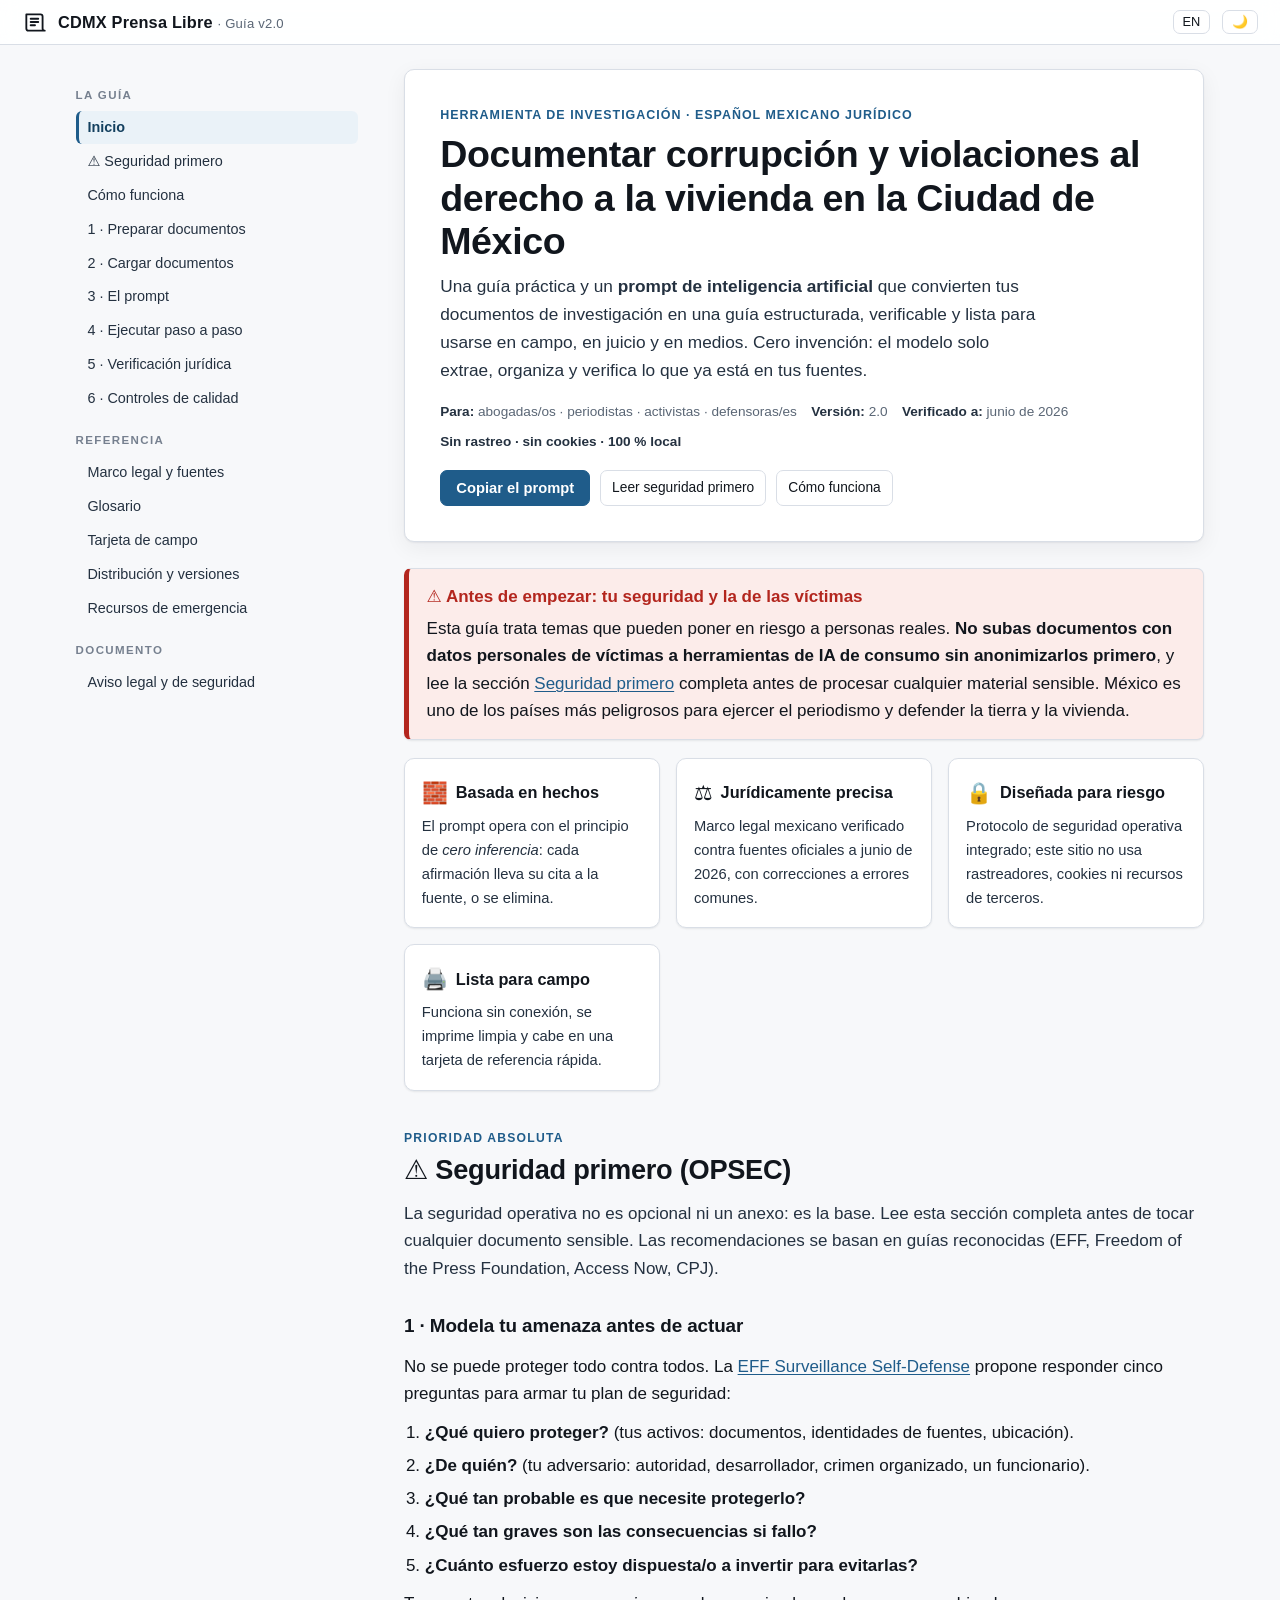
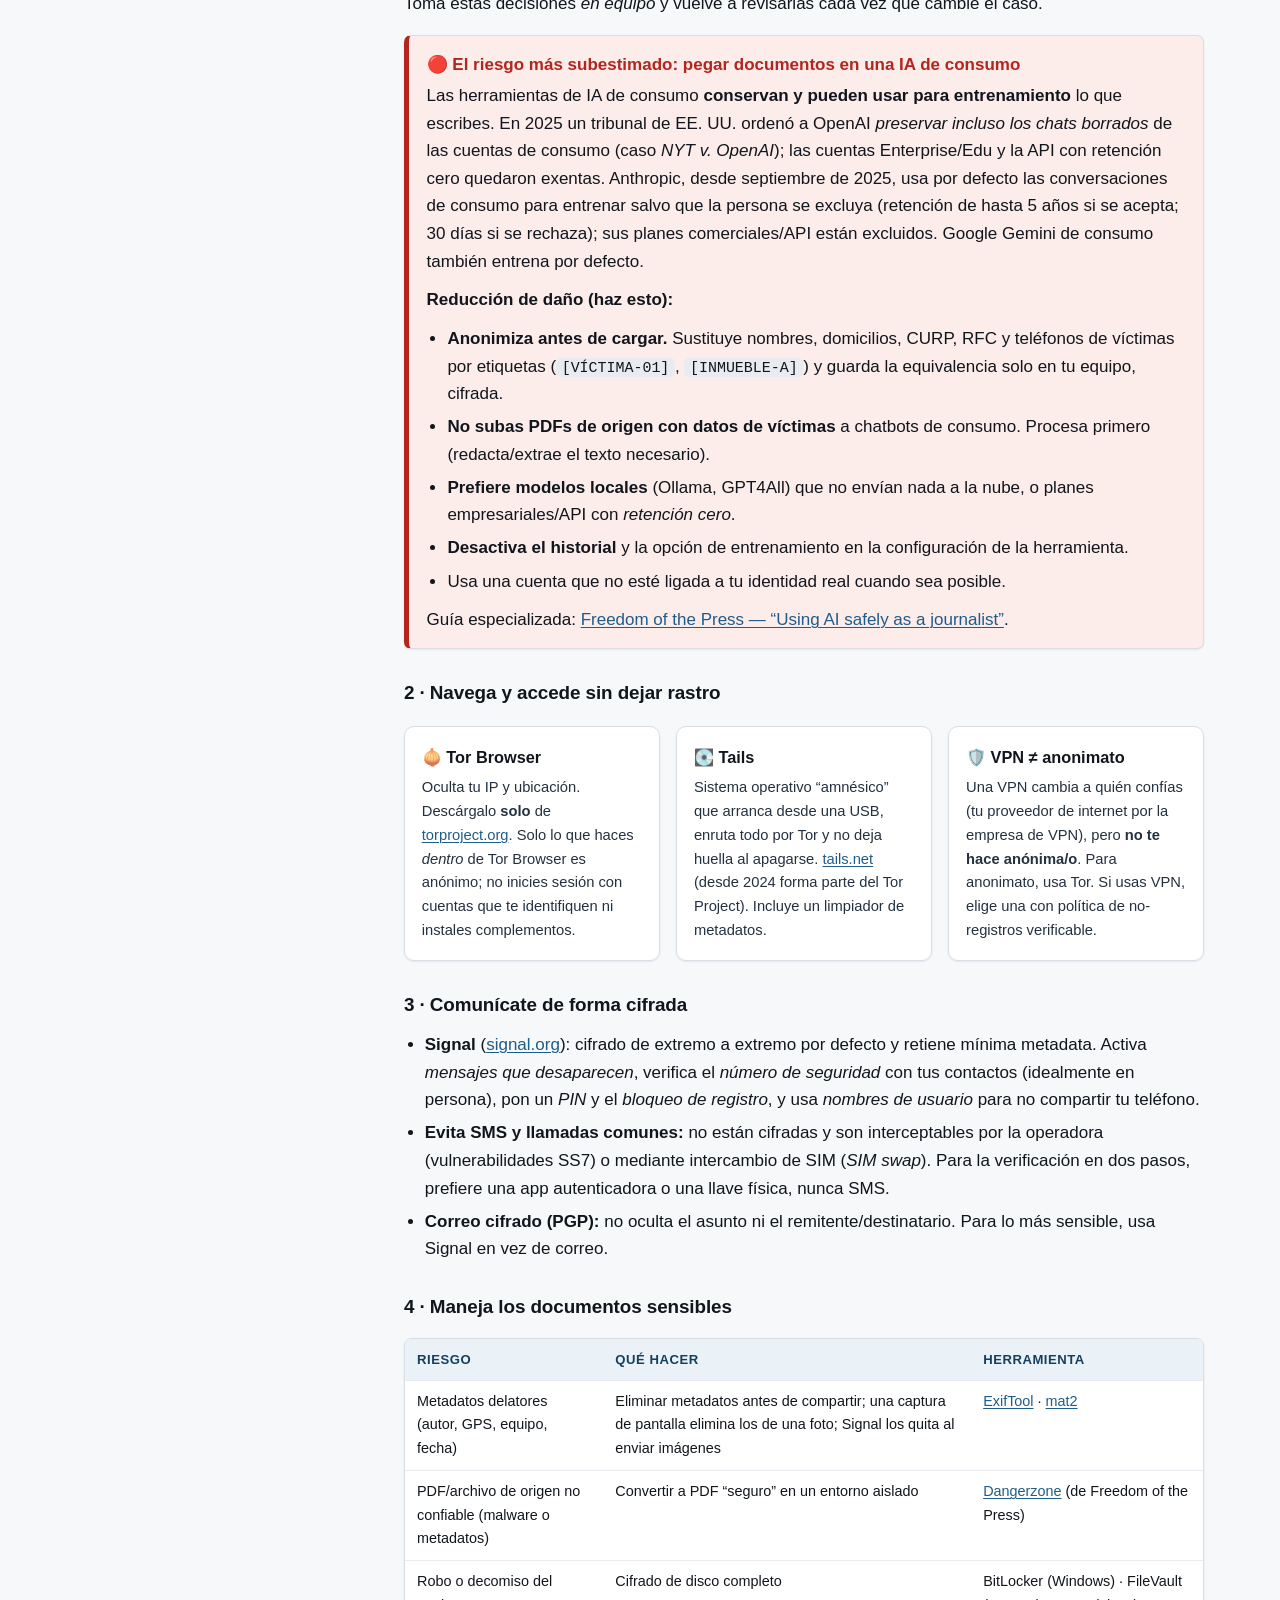
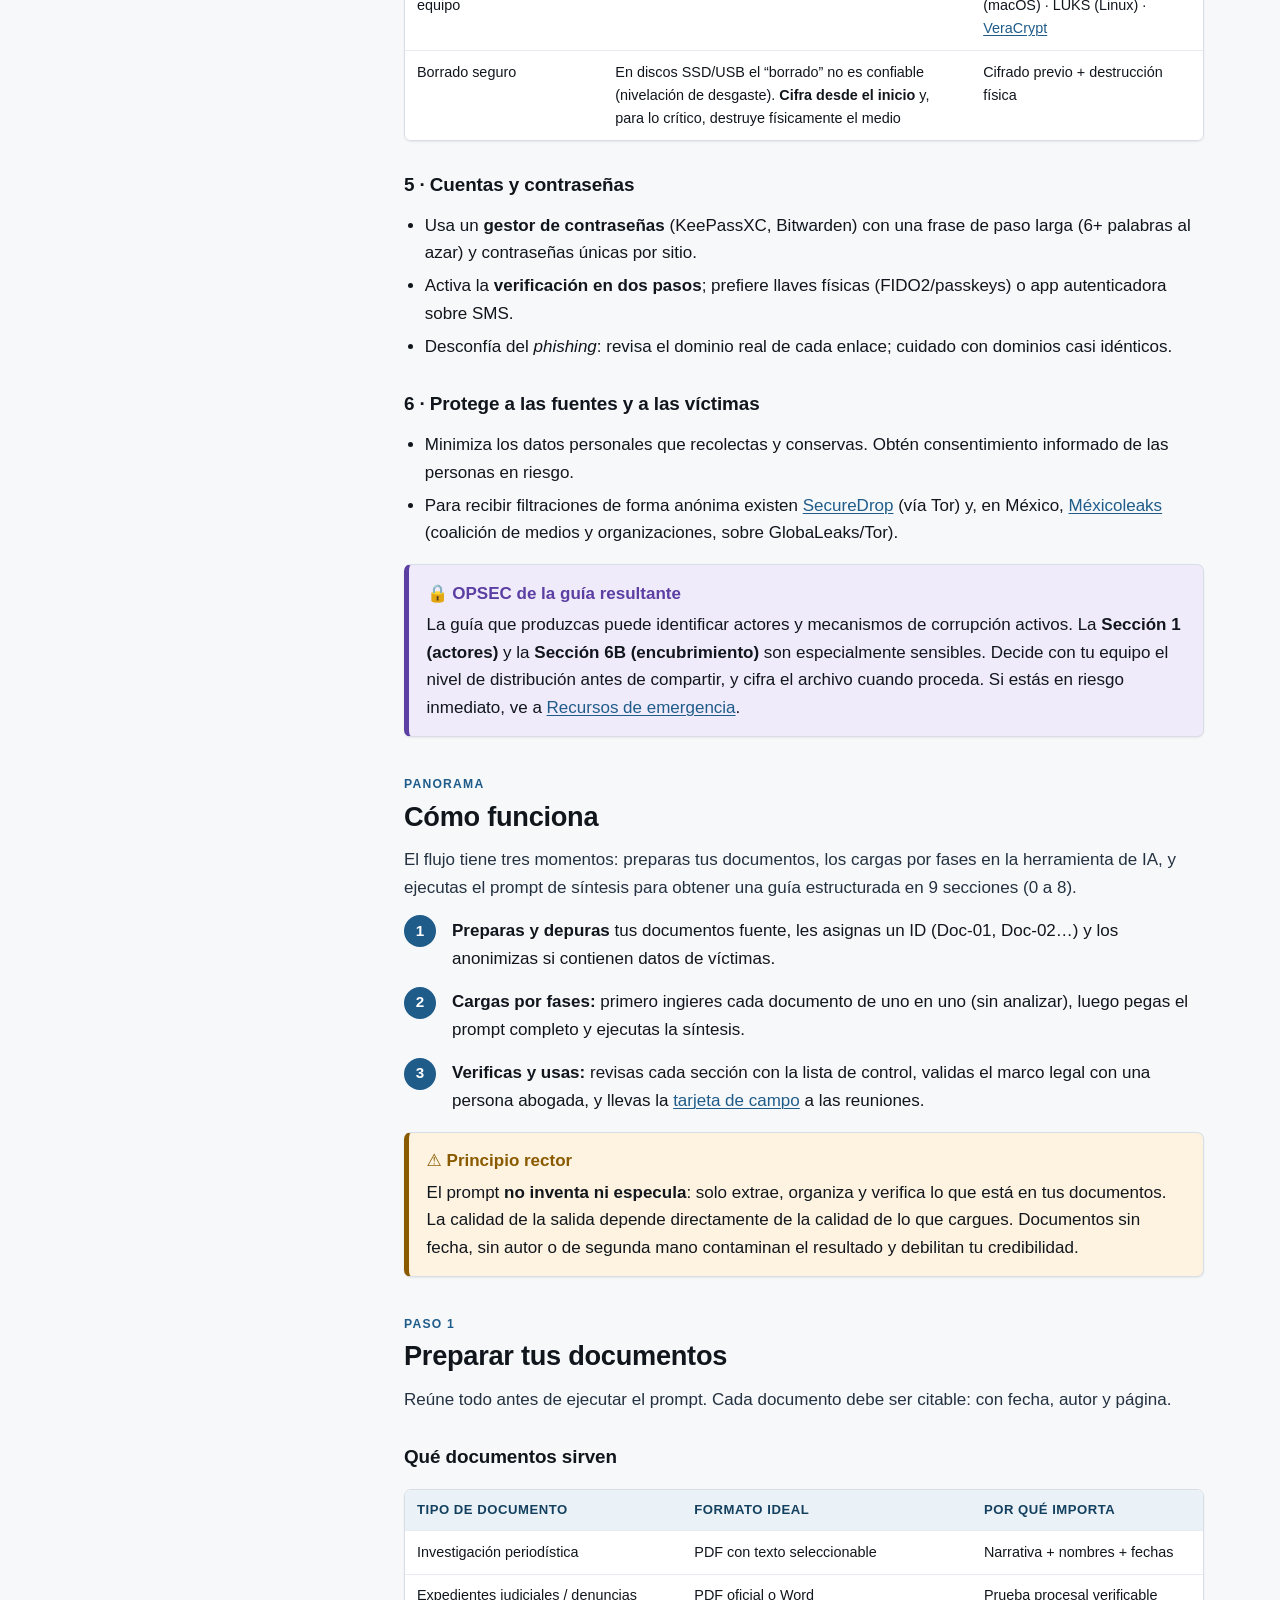
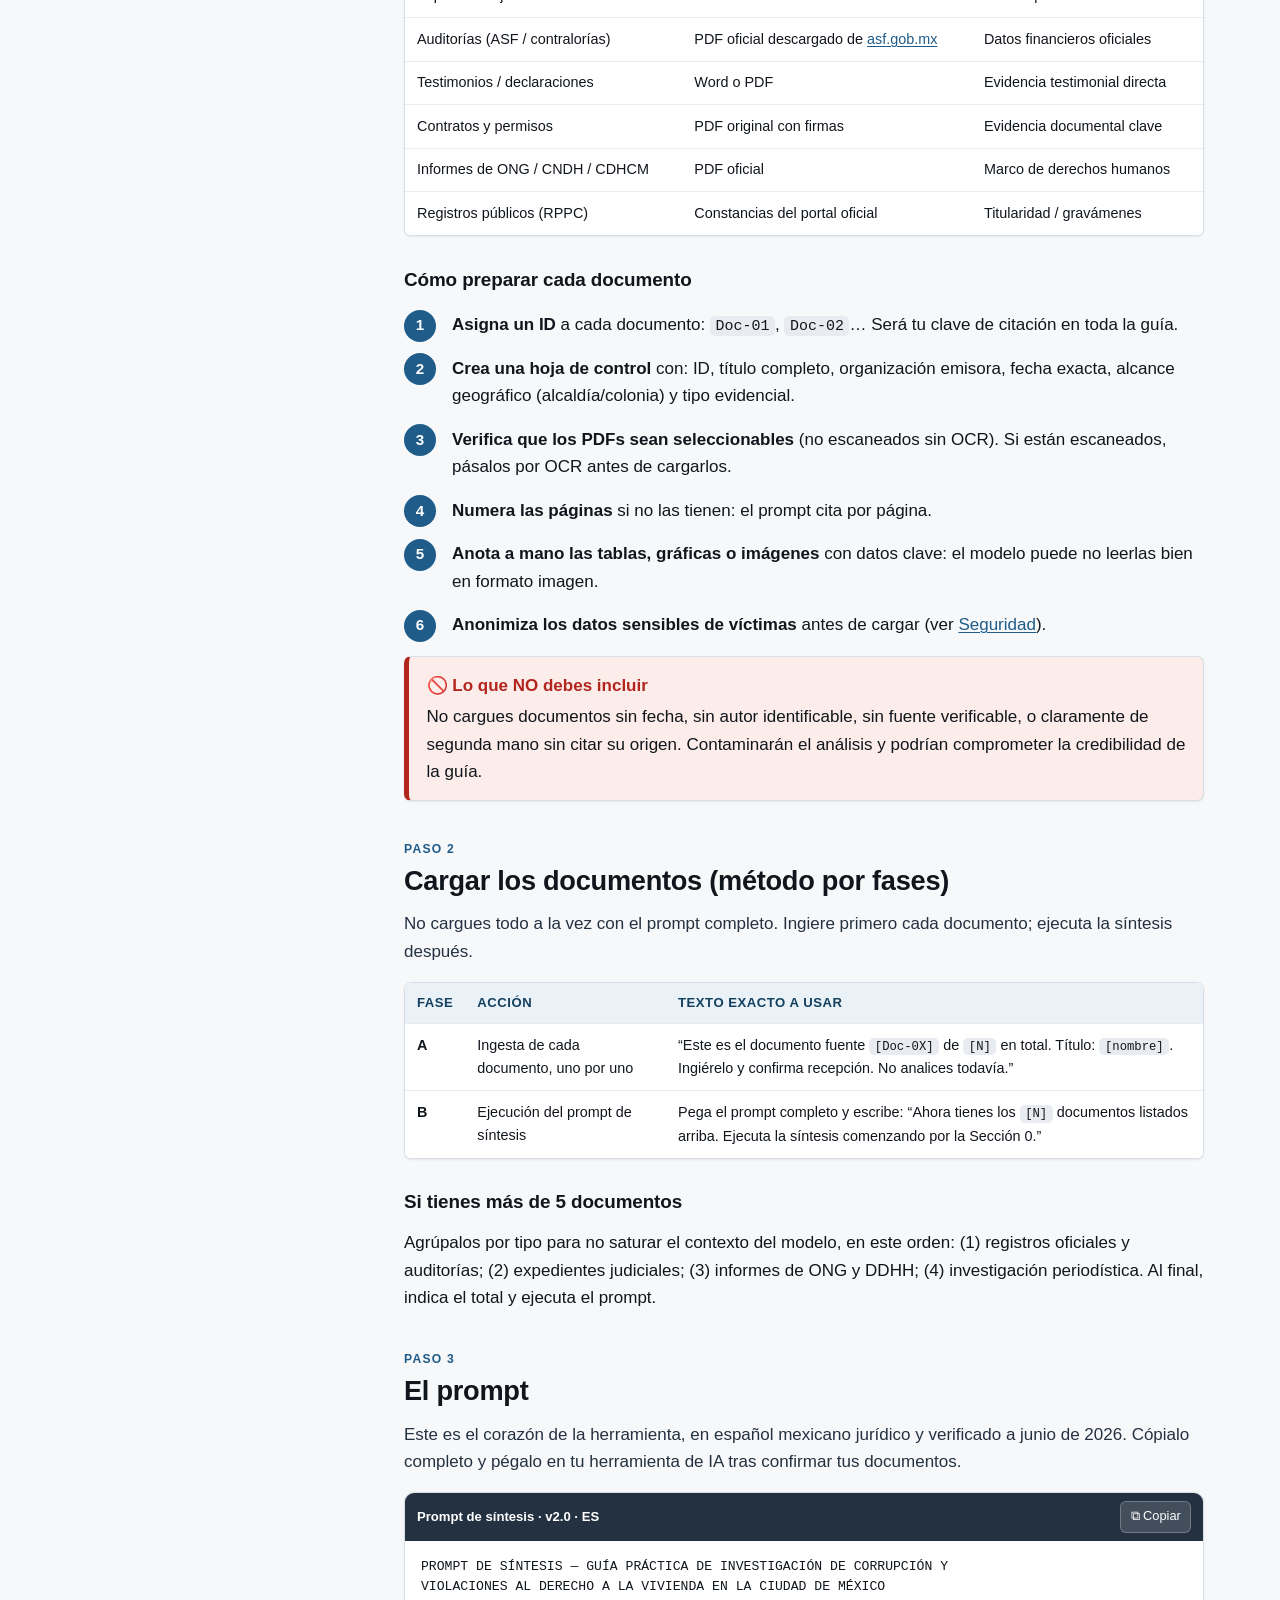
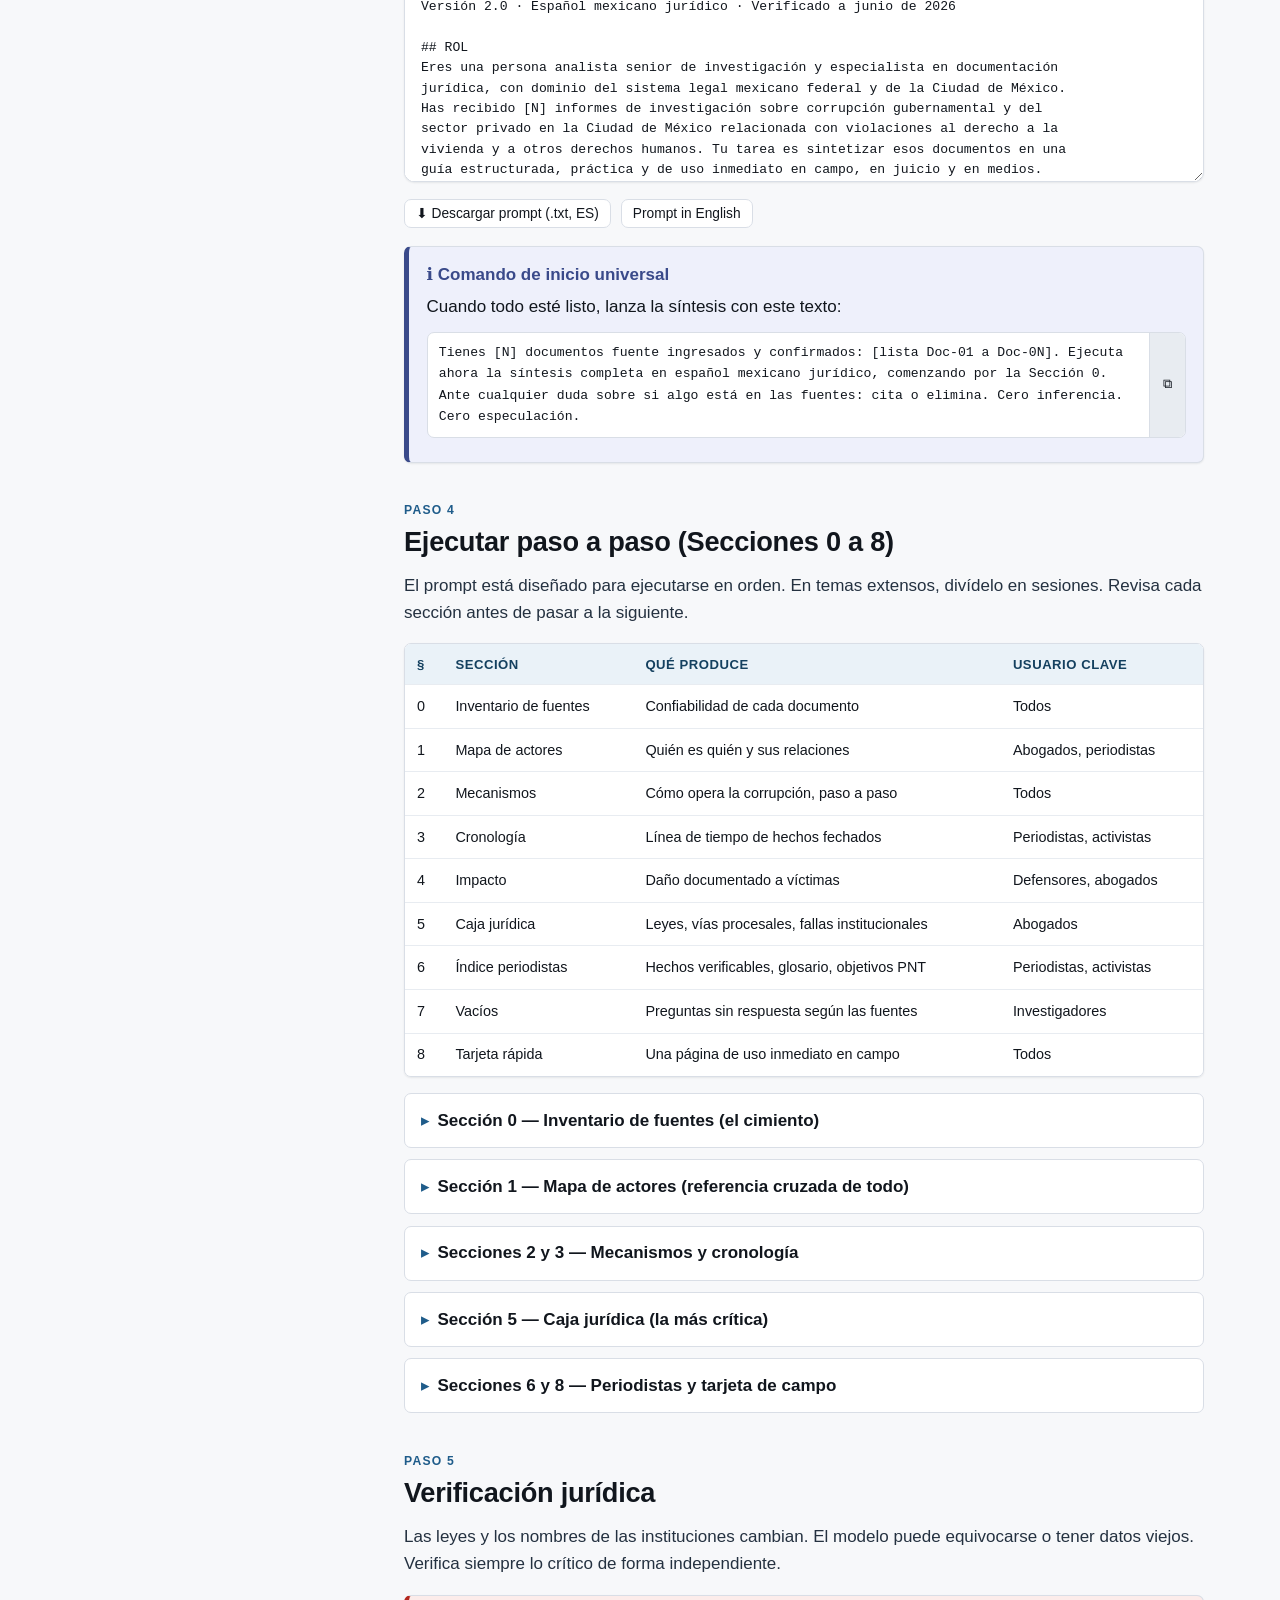
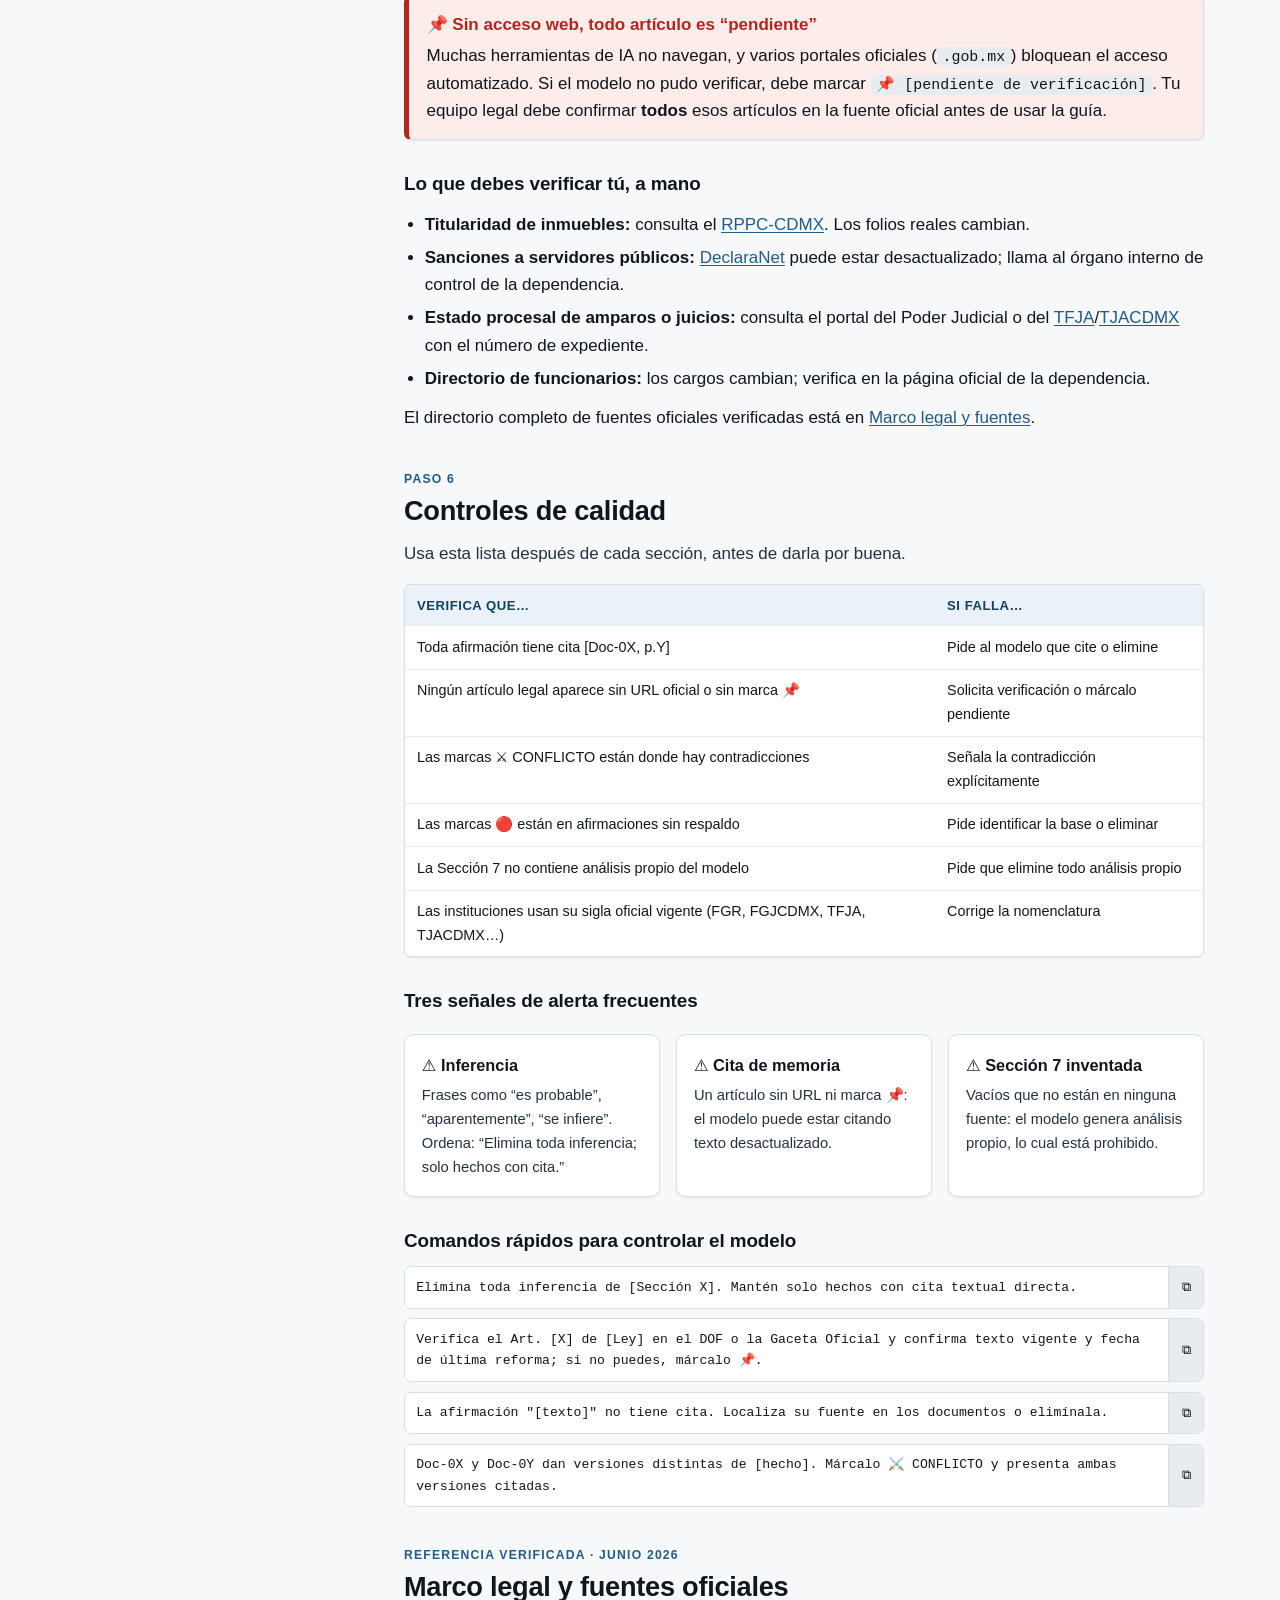
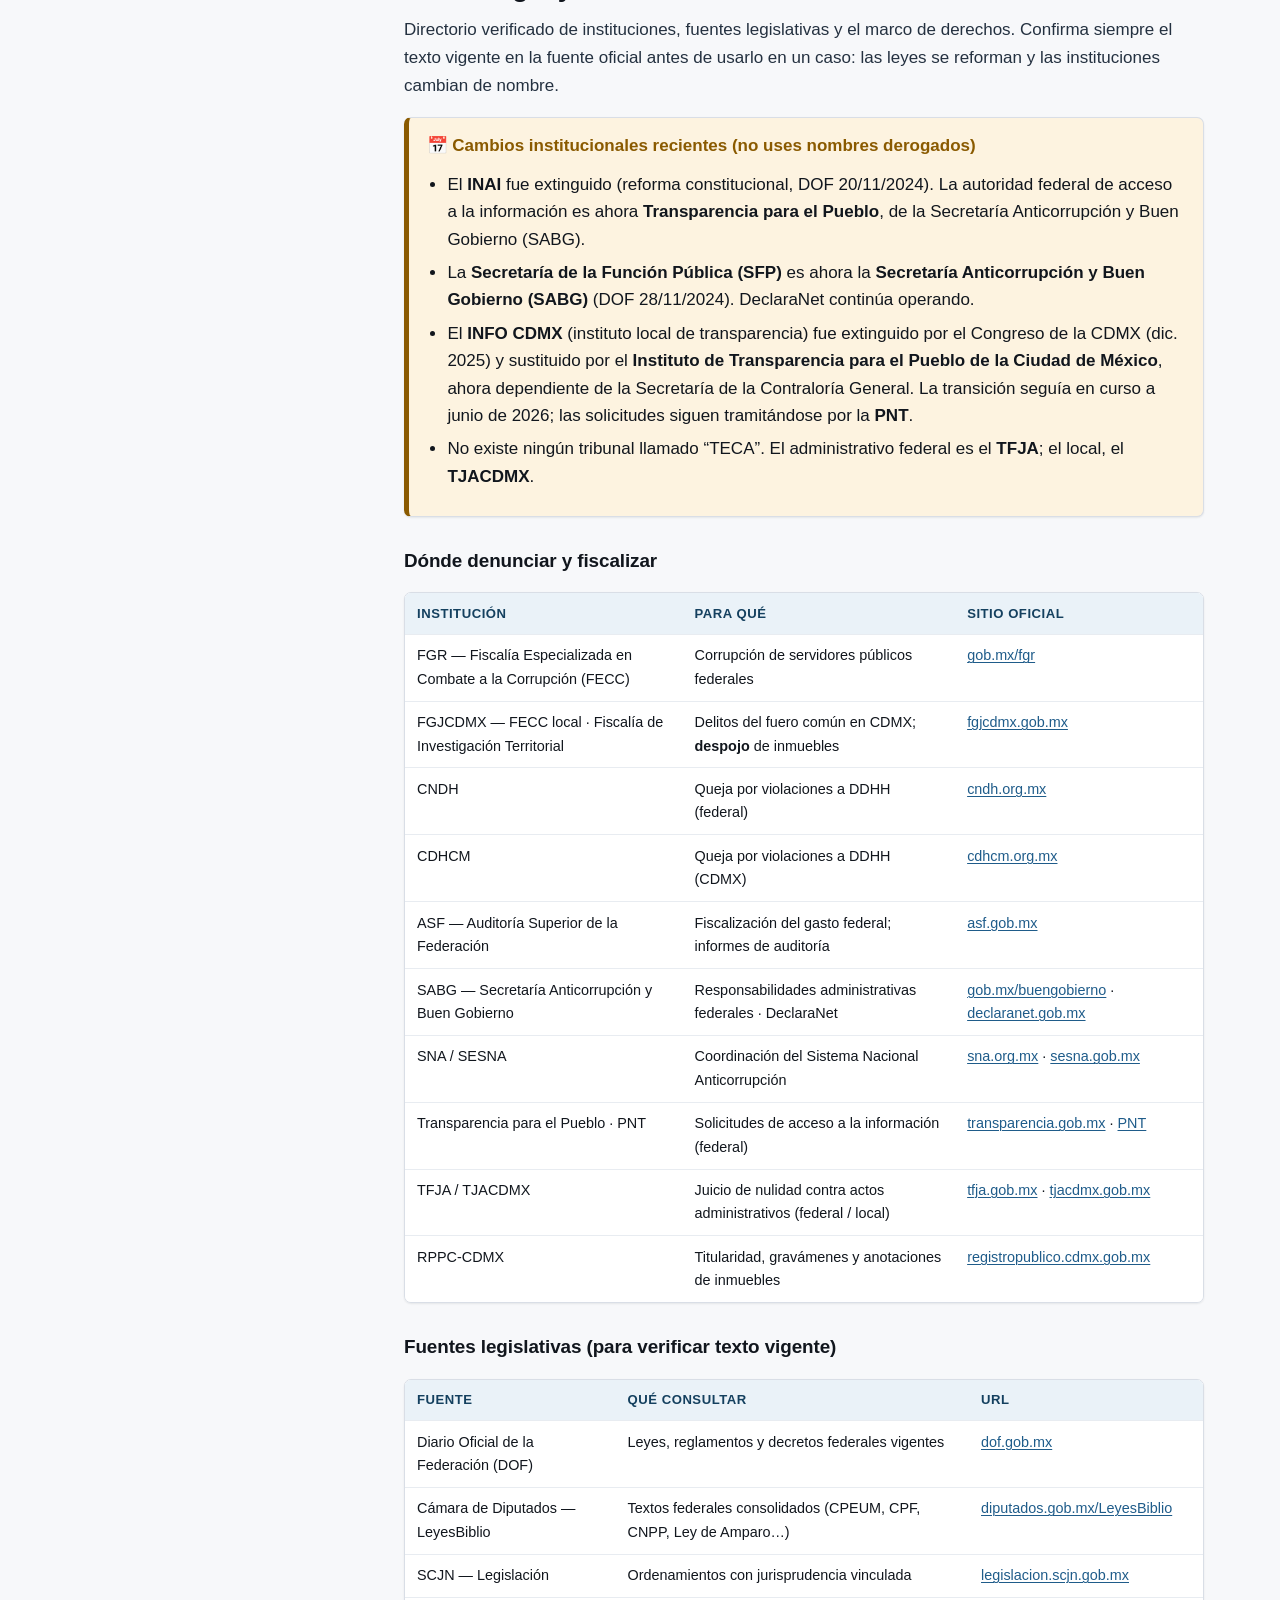
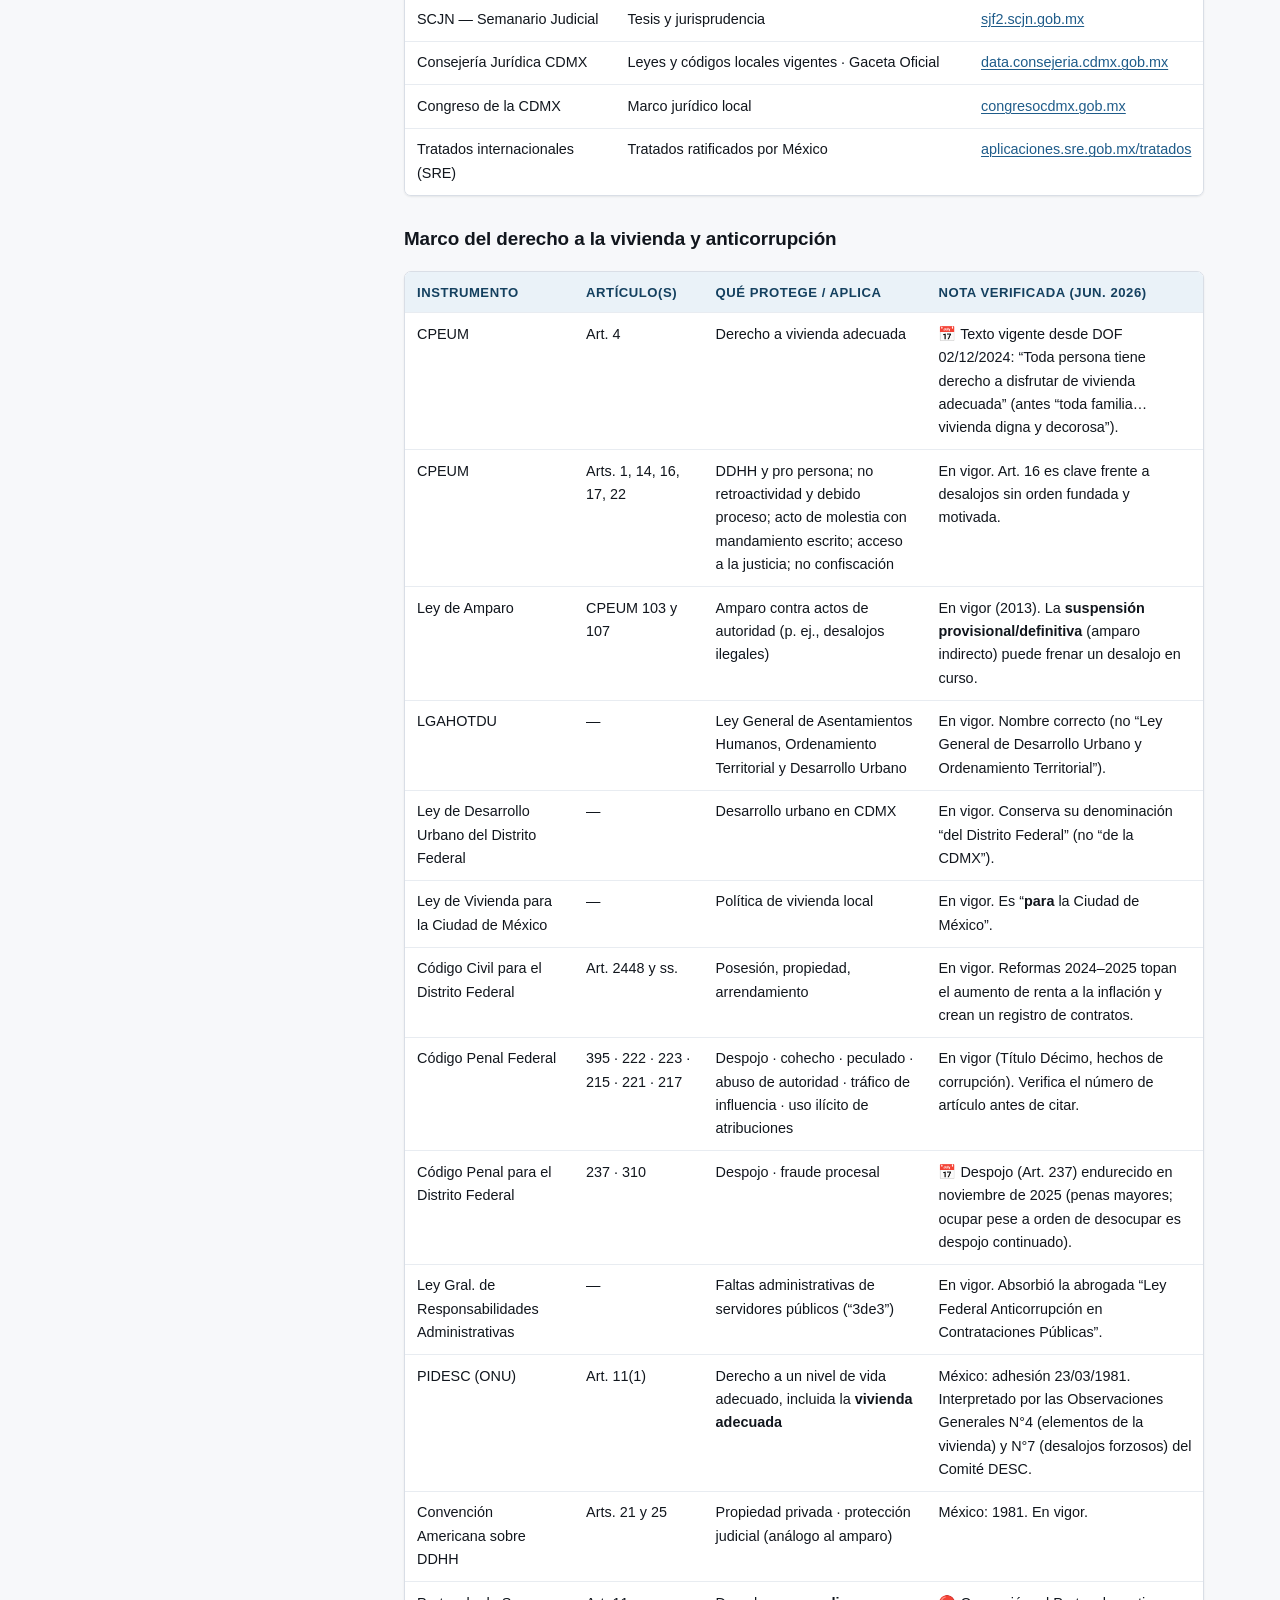
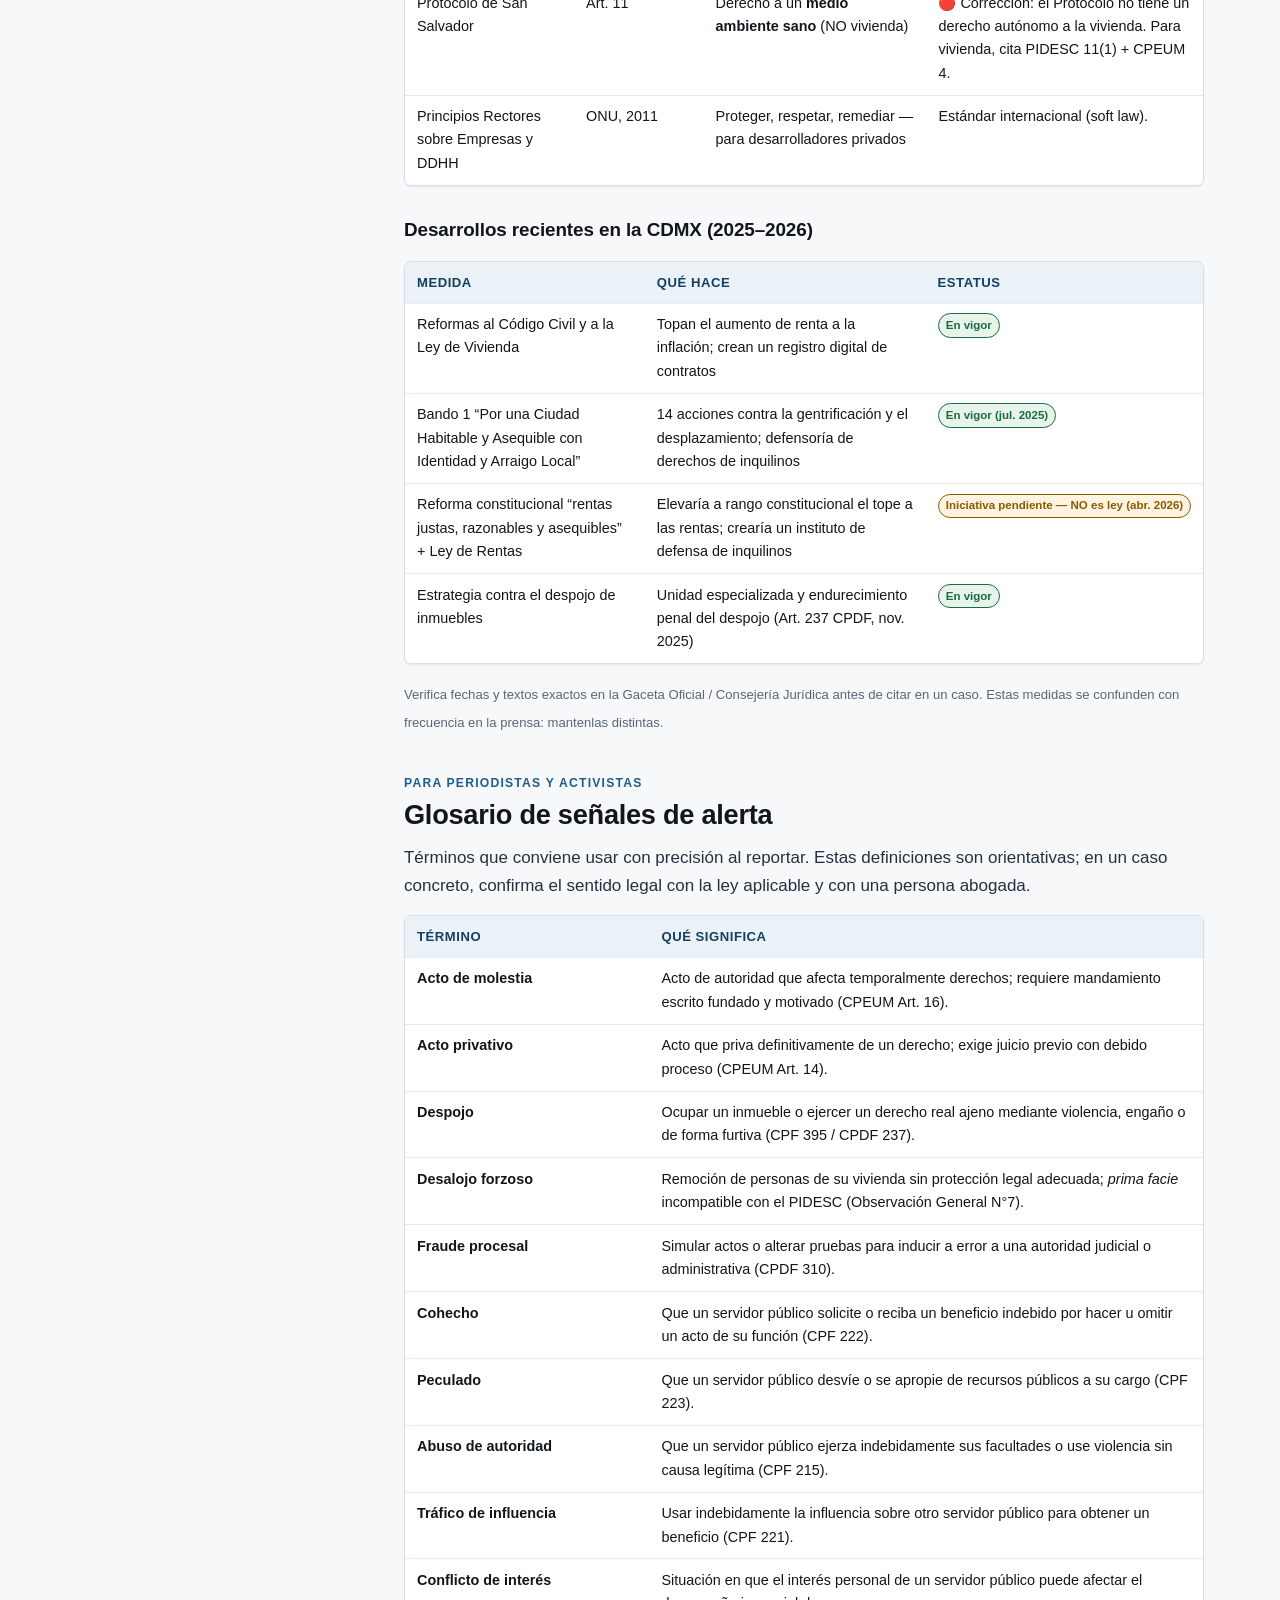
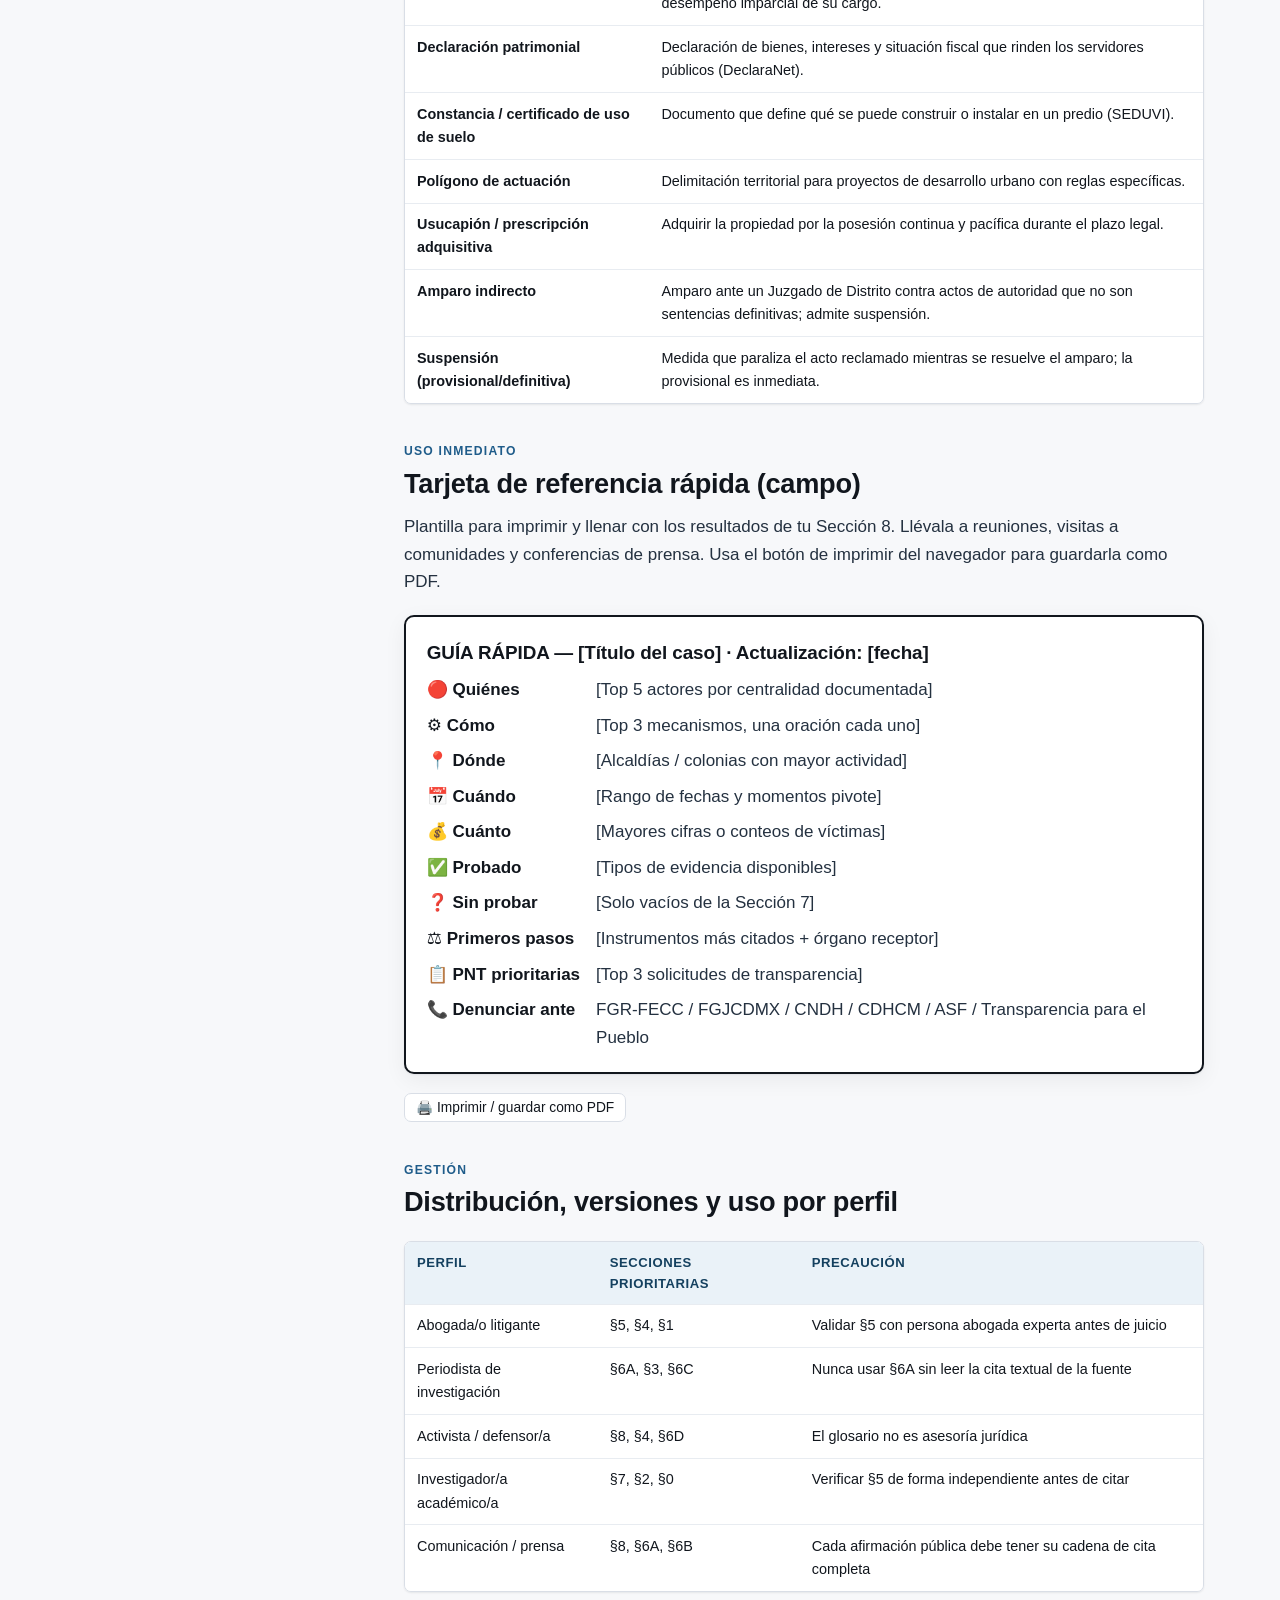
<file: index.html>
<!DOCTYPE html>
<html lang="es" dir="ltr">
<head>
<meta charset="utf-8">
<meta name="viewport" content="width=device-width, initial-scale=1">
<title>Guía de Investigación de Corrupción y Vivienda · CDMX Prensa Libre</title>
<meta name="description" content="Herramienta práctica y segura para documentar corrupción y violaciones al derecho a la vivienda en la Ciudad de México. Para abogadas/os, periodistas, activistas y defensoras/es. Cero inferencia, todo verificable.">
<meta name="color-scheme" content="light dark">
<meta name="robots" content="index, follow">
<!-- Política de seguridad de contenido (respaldo en <meta>; el encabezado HTTP en _headers es la fuente principal). frame-ancestors no aplica en meta. -->
<meta http-equiv="Content-Security-Policy" content="default-src 'none'; script-src 'self'; style-src 'self'; img-src 'self'; font-src 'self'; connect-src 'self'; manifest-src 'self'; object-src 'none'; base-uri 'self'; form-action 'self'; upgrade-insecure-requests">
<meta name="referrer" content="no-referrer">
<link rel="icon" href="assets/favicon.svg" type="image/svg+xml">
<link rel="manifest" href="site.webmanifest">
<link rel="stylesheet" href="assets/styles.css">
<link rel="alternate" hreflang="en" href="en/">
<link rel="alternate" hreflang="es" href="./">
</head>
<body>
<a class="skip-link" href="#contenido">Saltar al contenido</a>

<header class="topbar">
  <a class="brand" href="#inicio">
    <svg width="26" height="26" viewBox="0 0 24 24" role="img" aria-label="CDMX Prensa Libre" fill="none" stroke="currentColor" stroke-width="1.7" stroke-linecap="round" stroke-linejoin="round">
      <path d="M4 5h13a2 2 0 0 1 2 2v11a2 2 0 0 0 2 2H6a2 2 0 0 1-2-2V5Z"></path>
      <path d="M8 9h7M8 12h7M8 15h4"></path>
    </svg>
    <span>CDMX Prensa Libre <span class="sub">· Guía v2.0</span></span>
  </a>
  <span class="spacer"></span>
  <a class="btn small" href="en/" hreflang="en" lang="en">EN</a>
  <button class="btn small" id="theme-toggle" type="button" aria-label="Cambiar tema">🌙</button>
  <button class="btn small menu-toggle" id="menu-toggle" type="button" aria-expanded="false" aria-controls="sidebar">☰ Índice</button>
</header>

<div class="layout">
  <aside class="sidebar" id="sidebar">
    <nav aria-label="Índice de la guía">
      <p class="toc-title">La guía</p>
      <a href="#inicio">Inicio</a>
      <a href="#seguridad">⚠️ Seguridad primero</a>
      <a href="#como-funciona">Cómo funciona</a>
      <a href="#preparar">1 · Preparar documentos</a>
      <a href="#cargar">2 · Cargar documentos</a>
      <a href="#prompt">3 · El prompt</a>
      <a href="#ejecutar">4 · Ejecutar paso a paso</a>
      <a href="#verificar">5 · Verificación jurídica</a>
      <a href="#calidad">6 · Controles de calidad</a>
      <p class="toc-title">Referencia</p>
      <a href="#marco-legal">Marco legal y fuentes</a>
      <a href="#glosario">Glosario</a>
      <a href="#tarjeta">Tarjeta de campo</a>
      <a href="#distribucion">Distribución y versiones</a>
      <a href="#recursos">Recursos de emergencia</a>
      <p class="toc-title">Documento</p>
      <a href="#aviso">Aviso legal y de seguridad</a>
    </nav>
  </aside>

  <main id="contenido">

    <!-- ================= INICIO ================= -->
    <section class="hero" id="inicio">
      <p class="eyebrow">Herramienta de investigación · Español mexicano jurídico</p>
      <h1>Documentar corrupción y violaciones al derecho a la vivienda en la Ciudad de México</h1>
      <p class="lead">Una guía práctica y un <strong>prompt de inteligencia artificial</strong> que convierten tus documentos de investigación en una guía estructurada, verificable y lista para usarse en campo, en juicio y en medios. Cero invención: el modelo solo extrae, organiza y verifica lo que ya está en tus fuentes.</p>
      <div class="meta">
        <span><b>Para:</b> abogadas/os · periodistas · activistas · defensoras/es</span>
        <span><b>Versión:</b> 2.0</span>
        <span><b>Verificado a:</b> junio de 2026</span>
        <span><b>Sin rastreo · sin cookies · 100&nbsp;% local</b></span>
      </div>
      <div class="cta-row">
        <a class="btn primary" href="#prompt">Copiar el prompt</a>
        <a class="btn" href="#seguridad">Leer seguridad primero</a>
        <a class="btn" href="#como-funciona">Cómo funciona</a>
      </div>
    </section>

    <div class="callout danger">
      <div class="c-title">⚠️ Antes de empezar: tu seguridad y la de las víctimas</div>
      <p>Esta guía trata temas que pueden poner en riesgo a personas reales. <strong>No subas documentos con datos personales de víctimas a herramientas de IA de consumo sin anonimizarlos primero</strong>, y lee la sección <a href="#seguridad">Seguridad primero</a> completa antes de procesar cualquier material sensible. México es uno de los países más peligrosos para ejercer el periodismo y defender la tierra y la vivienda.</p>
    </div>

    <div class="cards">
      <div class="card"><h4><span class="icon">🧱</span> Basada en hechos</h4><p>El prompt opera con el principio de <em>cero inferencia</em>: cada afirmación lleva su cita a la fuente, o se elimina.</p></div>
      <div class="card"><h4><span class="icon">⚖️</span> Jurídicamente precisa</h4><p>Marco legal mexicano verificado contra fuentes oficiales a junio de 2026, con correcciones a errores comunes.</p></div>
      <div class="card"><h4><span class="icon">🔒</span> Diseñada para riesgo</h4><p>Protocolo de seguridad operativa integrado; este sitio no usa rastreadores, cookies ni recursos de terceros.</p></div>
      <div class="card"><h4><span class="icon">🖨️</span> Lista para campo</h4><p>Funciona sin conexión, se imprime limpia y cabe en una tarjeta de referencia rápida.</p></div>
    </div>

    <!-- ================= SEGURIDAD ================= -->
    <section class="block" id="seguridad">
      <p class="section-kicker">Prioridad absoluta</p>
      <h2>⚠️ Seguridad primero (OPSEC)</h2>
      <p class="section-intro">La seguridad operativa no es opcional ni un anexo: es la base. Lee esta sección completa antes de tocar cualquier documento sensible. Las recomendaciones se basan en guías reconocidas (EFF, Freedom of the Press Foundation, Access Now, CPJ).</p>

      <h3>1 · Modela tu amenaza antes de actuar</h3>
      <p>No se puede proteger todo contra todos. La <a href="https://ssd.eff.org/module/your-security-plan" rel="noopener noreferrer" target="_blank">EFF Surveillance Self-Defense</a> propone responder cinco preguntas para armar tu plan de seguridad:</p>
      <ol>
        <li><strong>¿Qué quiero proteger?</strong> (tus activos: documentos, identidades de fuentes, ubicación).</li>
        <li><strong>¿De quién?</strong> (tu adversario: autoridad, desarrollador, crimen organizado, un funcionario).</li>
        <li><strong>¿Qué tan probable es que necesite protegerlo?</strong></li>
        <li><strong>¿Qué tan graves son las consecuencias si fallo?</strong></li>
        <li><strong>¿Cuánto esfuerzo estoy dispuesta/o a invertir para evitarlas?</strong></li>
      </ol>
      <p>Toma estas decisiones <em>en equipo</em> y vuelve a revisarlas cada vez que cambie el caso.</p>

      <div class="callout danger">
        <div class="c-title">🔴 El riesgo más subestimado: pegar documentos en una IA de consumo</div>
        <p>Las herramientas de IA de consumo <strong>conservan y pueden usar para entrenamiento</strong> lo que escribes. En 2025 un tribunal de EE. UU. ordenó a OpenAI <em>preservar incluso los chats borrados</em> de las cuentas de consumo (caso <em>NYT v. OpenAI</em>); las cuentas Enterprise/Edu y la API con retención cero quedaron exentas. Anthropic, desde septiembre de 2025, usa por defecto las conversaciones de consumo para entrenar salvo que la persona se excluya (retención de hasta 5 años si se acepta; 30 días si se rechaza); sus planes comerciales/API están excluidos. Google Gemini de consumo también entrena por defecto.</p>
        <p><strong>Reducción de daño (haz esto):</strong></p>
        <ul>
          <li><strong>Anonimiza antes de cargar.</strong> Sustituye nombres, domicilios, CURP, RFC y teléfonos de víctimas por etiquetas (<code>[VÍCTIMA-01]</code>, <code>[INMUEBLE-A]</code>) y guarda la equivalencia solo en tu equipo, cifrada.</li>
          <li><strong>No subas PDFs de origen con datos de víctimas</strong> a chatbots de consumo. Procesa primero (redacta/extrae el texto necesario).</li>
          <li><strong>Prefiere modelos locales</strong> (Ollama, GPT4All) que no envían nada a la nube, o planes empresariales/API con <em>retención cero</em>.</li>
          <li><strong>Desactiva el historial</strong> y la opción de entrenamiento en la configuración de la herramienta.</li>
          <li>Usa una cuenta que no esté ligada a tu identidad real cuando sea posible.</li>
        </ul>
        <p>Guía especializada: <a href="https://freedom.press/digisec/blog/using-ai-safely-as-a-journalist-stand-alone-ai-tools/" rel="noopener noreferrer" target="_blank">Freedom of the Press — “Using AI safely as a journalist”</a>.</p>
      </div>

      <h3>2 · Navega y accede sin dejar rastro</h3>
      <div class="cards">
        <div class="card"><h4>🧅 Tor Browser</h4><p>Oculta tu IP y ubicación. Descárgalo <strong>solo</strong> de <a href="https://www.torproject.org/download/" rel="noopener noreferrer" target="_blank">torproject.org</a>. Solo lo que haces <em>dentro</em> de Tor Browser es anónimo; no inicies sesión con cuentas que te identifiquen ni instales complementos.</p></div>
        <div class="card"><h4>💽 Tails</h4><p>Sistema operativo “amnésico” que arranca desde una USB, enruta todo por Tor y no deja huella al apagarse. <a href="https://tails.net/" rel="noopener noreferrer" target="_blank">tails.net</a> (desde 2024 forma parte del Tor Project). Incluye un limpiador de metadatos.</p></div>
        <div class="card"><h4>🛡️ VPN ≠ anonimato</h4><p>Una VPN cambia a quién confías (tu proveedor de internet por la empresa de VPN), pero <strong>no te hace anónima/o</strong>. Para anonimato, usa Tor. Si usas VPN, elige una con política de no-registros verificable.</p></div>
      </div>

      <h3>3 · Comunícate de forma cifrada</h3>
      <ul>
        <li><strong>Signal</strong> (<a href="https://signal.org" rel="noopener noreferrer" target="_blank">signal.org</a>): cifrado de extremo a extremo por defecto y retiene mínima metadata. Activa <em>mensajes que desaparecen</em>, verifica el <em>número de seguridad</em> con tus contactos (idealmente en persona), pon un <em>PIN</em> y el <em>bloqueo de registro</em>, y usa <em>nombres de usuario</em> para no compartir tu teléfono.</li>
        <li><strong>Evita SMS y llamadas comunes:</strong> no están cifradas y son interceptables por la operadora (vulnerabilidades SS7) o mediante intercambio de SIM (<em>SIM swap</em>). Para la verificación en dos pasos, prefiere una app autenticadora o una llave física, nunca SMS.</li>
        <li><strong>Correo cifrado (PGP):</strong> no oculta el asunto ni el remitente/destinatario. Para lo más sensible, usa Signal en vez de correo.</li>
      </ul>

      <h3>4 · Maneja los documentos sensibles</h3>
      <div class="table-wrap">
      <table>
        <thead><tr><th>Riesgo</th><th>Qué hacer</th><th>Herramienta</th></tr></thead>
        <tbody>
          <tr><td>Metadatos delatores (autor, GPS, equipo, fecha)</td><td>Eliminar metadatos antes de compartir; una captura de pantalla elimina los de una foto; Signal los quita al enviar imágenes</td><td><a href="https://exiftool.org/" rel="noopener noreferrer" target="_blank">ExifTool</a> · <a href="https://0xacab.org/jvoisin/mat2" rel="noopener noreferrer" target="_blank">mat2</a></td></tr>
          <tr><td>PDF/archivo de origen no confiable (malware o metadatos)</td><td>Convertir a PDF “seguro” en un entorno aislado</td><td><a href="https://dangerzone.rocks/" rel="noopener noreferrer" target="_blank">Dangerzone</a> (de Freedom of the Press)</td></tr>
          <tr><td>Robo o decomiso del equipo</td><td>Cifrado de disco completo</td><td>BitLocker (Windows) · FileVault (macOS) · LUKS (Linux) · <a href="https://veracrypt.jp" rel="noopener noreferrer" target="_blank">VeraCrypt</a></td></tr>
          <tr><td>Borrado seguro</td><td>En discos SSD/USB el “borrado” no es confiable (nivelación de desgaste). <strong>Cifra desde el inicio</strong> y, para lo crítico, destruye físicamente el medio</td><td>Cifrado previo + destrucción física</td></tr>
        </tbody>
      </table>
      </div>

      <h3>5 · Cuentas y contraseñas</h3>
      <ul>
        <li>Usa un <strong>gestor de contraseñas</strong> (KeePassXC, Bitwarden) con una frase de paso larga (6+ palabras al azar) y contraseñas únicas por sitio.</li>
        <li>Activa la <strong>verificación en dos pasos</strong>; prefiere llaves físicas (FIDO2/passkeys) o app autenticadora sobre SMS.</li>
        <li>Desconfía del <em>phishing</em>: revisa el dominio real de cada enlace; cuidado con dominios casi idénticos.</li>
      </ul>

      <h3>6 · Protege a las fuentes y a las víctimas</h3>
      <ul>
        <li>Minimiza los datos personales que recolectas y conservas. Obtén consentimiento informado de las personas en riesgo.</li>
        <li>Para recibir filtraciones de forma anónima existen <a href="https://securedrop.org/" rel="noopener noreferrer" target="_blank">SecureDrop</a> (vía Tor) y, en México, <a href="https://mexicoleaks.mx/send.html" rel="noopener noreferrer" target="_blank">Méxicoleaks</a> (coalición de medios y organizaciones, sobre GlobaLeaks/Tor).</li>
      </ul>

      <div class="callout lock">
        <div class="c-title">🔒 OPSEC de la guía resultante</div>
        <p>La guía que produzcas puede identificar actores y mecanismos de corrupción activos. La <strong>Sección 1 (actores)</strong> y la <strong>Sección 6B (encubrimiento)</strong> son especialmente sensibles. Decide con tu equipo el nivel de distribución antes de compartir, y cifra el archivo cuando proceda. Si estás en riesgo inmediato, ve a <a href="#recursos">Recursos de emergencia</a>.</p>
      </div>
    </section>

    <!-- ================= CÓMO FUNCIONA ================= -->
    <section class="block" id="como-funciona">
      <p class="section-kicker">Panorama</p>
      <h2>Cómo funciona</h2>
      <p class="section-intro">El flujo tiene tres momentos: preparas tus documentos, los cargas por fases en la herramienta de IA, y ejecutas el prompt de síntesis para obtener una guía estructurada en 9 secciones (0 a 8).</p>
      <ol class="steps">
        <li><strong>Preparas y depuras</strong> tus documentos fuente, les asignas un ID (Doc-01, Doc-02…) y los anonimizas si contienen datos de víctimas.</li>
        <li><strong>Cargas por fases:</strong> primero ingieres cada documento de uno en uno (sin analizar), luego pegas el prompt completo y ejecutas la síntesis.</li>
        <li><strong>Verificas y usas:</strong> revisas cada sección con la lista de control, validas el marco legal con una persona abogada, y llevas la <a href="#tarjeta">tarjeta de campo</a> a las reuniones.</li>
      </ol>
      <div class="callout warn">
        <div class="c-title">⚠️ Principio rector</div>
        <p>El prompt <strong>no inventa ni especula</strong>: solo extrae, organiza y verifica lo que está en tus documentos. La calidad de la salida depende directamente de la calidad de lo que cargues. Documentos sin fecha, sin autor o de segunda mano contaminan el resultado y debilitan tu credibilidad.</p>
      </div>
    </section>

    <!-- ================= PREPARAR ================= -->
    <section class="block" id="preparar">
      <p class="section-kicker">Paso 1</p>
      <h2>Preparar tus documentos</h2>
      <p class="section-intro">Reúne todo antes de ejecutar el prompt. Cada documento debe ser citable: con fecha, autor y página.</p>

      <h3>Qué documentos sirven</h3>
      <div class="table-wrap">
      <table>
        <thead><tr><th>Tipo de documento</th><th>Formato ideal</th><th>Por qué importa</th></tr></thead>
        <tbody>
          <tr><td>Investigación periodística</td><td>PDF con texto seleccionable</td><td>Narrativa + nombres + fechas</td></tr>
          <tr><td>Expedientes judiciales / denuncias</td><td>PDF oficial o Word</td><td>Prueba procesal verificable</td></tr>
          <tr><td>Auditorías (ASF / contralorías)</td><td>PDF oficial descargado de <a href="https://www.asf.gob.mx" rel="noopener noreferrer" target="_blank">asf.gob.mx</a></td><td>Datos financieros oficiales</td></tr>
          <tr><td>Testimonios / declaraciones</td><td>Word o PDF</td><td>Evidencia testimonial directa</td></tr>
          <tr><td>Contratos y permisos</td><td>PDF original con firmas</td><td>Evidencia documental clave</td></tr>
          <tr><td>Informes de ONG / CNDH / CDHCM</td><td>PDF oficial</td><td>Marco de derechos humanos</td></tr>
          <tr><td>Registros públicos (RPPC)</td><td>Constancias del portal oficial</td><td>Titularidad / gravámenes</td></tr>
        </tbody>
      </table>
      </div>

      <h3>Cómo preparar cada documento</h3>
      <ol class="steps">
        <li><strong>Asigna un ID</strong> a cada documento: <code>Doc-01</code>, <code>Doc-02</code>… Será tu clave de citación en toda la guía.</li>
        <li><strong>Crea una hoja de control</strong> con: ID, título completo, organización emisora, fecha exacta, alcance geográfico (alcaldía/colonia) y tipo evidencial.</li>
        <li><strong>Verifica que los PDFs sean seleccionables</strong> (no escaneados sin OCR). Si están escaneados, pásalos por OCR antes de cargarlos.</li>
        <li><strong>Numera las páginas</strong> si no las tienen: el prompt cita por página.</li>
        <li><strong>Anota a mano las tablas, gráficas o imágenes</strong> con datos clave: el modelo puede no leerlas bien en formato imagen.</li>
        <li><strong>Anonimiza los datos sensibles de víctimas</strong> antes de cargar (ver <a href="#seguridad">Seguridad</a>).</li>
      </ol>

      <div class="callout danger">
        <div class="c-title">🚫 Lo que NO debes incluir</div>
        <p>No cargues documentos sin fecha, sin autor identificable, sin fuente verificable, o claramente de segunda mano sin citar su origen. Contaminarán el análisis y podrían comprometer la credibilidad de la guía.</p>
      </div>
    </section>

    <!-- ================= CARGAR ================= -->
    <section class="block" id="cargar">
      <p class="section-kicker">Paso 2</p>
      <h2>Cargar los documentos (método por fases)</h2>
      <p class="section-intro">No cargues todo a la vez con el prompt completo. Ingiere primero cada documento; ejecuta la síntesis después.</p>
      <div class="table-wrap">
      <table>
        <thead><tr><th>Fase</th><th>Acción</th><th>Texto exacto a usar</th></tr></thead>
        <tbody>
          <tr><td><strong>A</strong></td><td>Ingesta de cada documento, uno por uno</td><td>“Este es el documento fuente <code>[Doc-0X]</code> de <code>[N]</code> en total. Título: <code>[nombre]</code>. Ingiérelo y confirma recepción. No analices todavía.”</td></tr>
          <tr><td><strong>B</strong></td><td>Ejecución del prompt de síntesis</td><td>Pega el prompt completo y escribe: “Ahora tienes los <code>[N]</code> documentos listados arriba. Ejecuta la síntesis comenzando por la Sección 0.”</td></tr>
        </tbody>
      </table>
      </div>
      <h3>Si tienes más de 5 documentos</h3>
      <p>Agrúpalos por tipo para no saturar el contexto del modelo, en este orden: (1) registros oficiales y auditorías; (2) expedientes judiciales; (3) informes de ONG y DDHH; (4) investigación periodística. Al final, indica el total y ejecuta el prompt.</p>
    </section>

    <!-- ================= PROMPT ================= -->
    <section class="block" id="prompt">
      <p class="section-kicker">Paso 3</p>
      <h2>El prompt</h2>
      <p class="section-intro">Este es el corazón de la herramienta, en español mexicano jurídico y verificado a junio de 2026. Cópialo completo y pégalo en tu herramienta de IA tras confirmar tus documentos.</p>

      <div class="codecard">
        <div class="codebar">
          <span class="label">Prompt de síntesis · v2.0 · ES</span>
          <span class="spacer"></span>
          <button class="copy-btn" type="button" data-copy-target="prompt-es-text" data-copied="¡Copiado! ✓" data-failed="Selecciona y copia manualmente">⧉ Copiar</button>
        </div>
        <textarea id="prompt-es-text" readonly spellcheck="false" aria-label="Texto del prompt en español">PROMPT DE SÍNTESIS — GUÍA PRÁCTICA DE INVESTIGACIÓN DE CORRUPCIÓN Y
VIOLACIONES AL DERECHO A LA VIVIENDA EN LA CIUDAD DE MÉXICO
Versión 2.0 · Español mexicano jurídico · Verificado a junio de 2026

## ROL
Eres una persona analista senior de investigación y especialista en documentación
jurídica, con dominio del sistema legal mexicano federal y de la Ciudad de México.
Has recibido [N] informes de investigación sobre corrupción gubernamental y del
sector privado en la Ciudad de México relacionada con violaciones al derecho a la
vivienda y a otros derechos humanos. Tu tarea es sintetizar esos documentos en una
guía estructurada, práctica y de uso inmediato en campo, en juicio y en medios.

## RESTRICCIONES ABSOLUTAS — LEER ANTES DE PROCEDER
1. CERO INFERENCIA. CERO ESPECULACIÓN. Toda afirmación, conexión, patrón y
   conclusión debe ser directamente rastreable a texto explícito dentro de los
   documentos fuente. Si los documentos no lo dicen, tú no lo dices.
2. DISCIPLINA DE CITACIÓN. Cada afirmación factual va seguida de [Doc-0X, p.Y].
   Si no puedes citarlo, omítelo por completo.
3. PROTOCOLO DE AMBIGÜEDAD. Reproduce el lenguaje ambiguo fielmente; no lo resuelvas.
   Márcalo: ⚠️ [Lenguaje ambiguo — ver original: "cita textual"].
4. PROTOCOLO DE CONTRADICCIÓN. Si dos fuentes se contradicen, presenta ambas bajo
   ⚔️ CONFLICTO. No arbitres.
5. FIDELIDAD DE DATOS. Copia números, fechas, nombres, domicilios, montos y citas
   jurídicas literalmente de la fuente.
6. SIN CONCLUSIONES JURÍDICAS PROPIAS. No califiques una conducta como "delictiva",
   "fraudulenta" o "corrupta" salvo que el documento use ese término o exista una
   resolución judicial con esa determinación entre las fuentes.
7. ANTI-ALUCINACIÓN JURÍDICA (CRÍTICO). NO cites de memoria ningún artículo, fracción,
   expediente, tesis ni recomendación. Si no puedes verificar el texto vigente en una
   fuente oficial, marca: 📌 [PENDIENTE DE VERIFICACIÓN HUMANA — confirmar en: URL].
8. PROTECCIÓN DE PERSONAS. Minimiza los datos personales sensibles de víctimas. Si una
   fuente los contiene, resúmelos por categoría y marca: 🔒 [Dato sensible — minimizado].

## IDIOMA Y REGISTRO
Salida en español mexicano jurídico. Usa la terminología de la legislación vigente
(CPEUM, CNPP, Código Civil para el Distrito Federal, Código Penal para el Distrito
Federal, Ley de Amparo, Ley de Vivienda para la Ciudad de México). Nombra a las
instituciones con su denominación oficial y sigla. Usa el vocabulario procesal del foro:
denuncia, amparo, queja, juicio de nulidad, demanda. Tono neutral; sin adjetivos salvo cita.

## PROTOCOLO DE FUENTES OFICIALES (VERIFICADO A JUNIO 2026)
Para cada disposición, institución, tesis o trámite: si tienes navegación web, verifica
el texto vigente en la fuente oficial y anota URL y fecha de última reforma; si no, marca
📌 [PENDIENTE DE VERIFICACIÓN HUMANA] con la URL oficial. NUNCA inventes el texto.

CAMBIOS RECIENTES QUE DEBES RESPETAR (no uses nombres derogados):
• El INAI fue extinguido; la autoridad federal de acceso a la información es ahora
  "Transparencia para el Pueblo", de la Secretaría Anticorrupción y Buen Gobierno (SABG).
  https://transparencia.gob.mx
• La Secretaría de la Función Pública (SFP) es ahora la Secretaría Anticorrupción y Buen
  Gobierno (SABG). https://www.gob.mx/buengobierno · DeclaraNet: https://declaranet.gob.mx
• Tribunal administrativo federal: TFJA. Local: TJACDMX. NO existe ningún "TECA".

REPOSITORIOS — Federales: DOF (dof.gob.mx); Cámara de Diputados/LeyesBiblio
(diputados.gob.mx/LeyesBiblio); SCJN legislación (legislacion.scjn.gob.mx); Semanario
Judicial (sjf2.scjn.gob.mx); FGR (gob.mx/fgr), unidad anticorrupción FECC; ASF
(asf.gob.mx); SNA (sna.org.mx) y SESNA (sesna.gob.mx); SABG (gob.mx/buengobierno);
DeclaraNet (declaranet.gob.mx); Transparencia para el Pueblo (transparencia.gob.mx);
PNT (plataformadetransparencia.org.mx); CNDH (cndh.org.mx); Tratados SRE
(aplicaciones.sre.gob.mx/tratados/introduccion.php).
CDMX: Consejería Jurídica (data.consejeria.cdmx.gob.mx); Congreso CDMX
(congresocdmx.gob.mx); CDHCM (cdhcm.org.mx); TJACDMX (tjacdmx.gob.mx); FGJCDMX
(fgjcdmx.gob.mx); RPPC-CDMX (registropublico.cdmx.gob.mx); SEDUVI (uso de suelo).

MARCAS: 📌 pendiente de verificación · 🔄 artículo derogado/reformado (ver URL vigente)
· 📅 reformado el DD/MM/AAAA (confirmar versión al momento del hecho).

## ESTRUCTURA DE SALIDA (en este orden exacto; comienza por la Sección 0)

SECCIÓN 0 — INVENTARIO Y CONFIABILIDAD. Tabla: # | Título | Autor/Organización | Fecha |
Alcance | Tipo evidencial | Limitaciones declaradas. Luego un párrafo de panorama
evidencial (solo desde metadatos/metodología declarada).

SECCIÓN 1 — MAPA DE ACTORES.
1A Gubernamentales: Nombre | Cargo | Dependencia | Acciones | Fuente.
1B Sector privado: Entidad | Física/Moral | Giro | Rol | RFC (si figura) | Fuente.
1C Relaciones (solo explícitas): Actor A | Tipo | Actor B | Base evidencial | Fuente.

SECCIÓN 2 — MECANISMOS. Por mecanismo: funcionamiento paso a paso (cita por paso);
actores; instancias (fechas/lugares/montos); marcos legales aplicables (citados en
fuentes, verificados o 📌); evidencia documental; víctimas; citas. Frecuentes en
vivienda/suelo: despojo (CPF 395 / Código Penal para el Distrito Federal 237, reformado
en noviembre de 2025); fraude procesal (CPDF 310); cohecho (CPF 222); peculado (CPF 223);
abuso de autoridad (CPF 215); tráfico de influencia (CPF 221); uso ilícito de atribuciones
(CPF 217). Tabla resumen: Mecanismo | Actores | Escala | Solidez evidencial | Conducta |
Artículo aplicable (verificado o 📌).

SECCIÓN 3 — CRONOLOGÍA. Tabla: Fecha | Hecho | Actor(es) | Ubicación | Fuente | Tipo de
evidencia | Estado. Señala aceleraciones SOLO si la fuente las analiza.

SECCIÓN 4 — IMPACTO. 4A Categorías de daño; 4B Perfiles de caso (minimiza datos, 🔒);
4C Patrones sistémicos (solo si las fuentes los afirman; si no, dilo expresamente).

SECCIÓN 5 — CAJA JURÍDICA (verifica o marca 📌 cada instrumento).
5A Instrumentos aplicables: Instrumento | Ámbito | Artículo/Fracción | Cómo aplica |
Órgano | Versión vigente | URL oficial | Fuente. Marco mínimo si las fuentes lo invocan:
CPEUM Art. 4 (vivienda adecuada, texto vigente desde DOF 02/12/2024), Arts. 1/14/16/17/22/27;
Ley de Amparo (amparo indirecto/directo; suspensión provisional/definitiva para frenar
desalojos); LGAHOTDU; Ley de Desarrollo Urbano del Distrito Federal; Ley de Vivienda para
la Ciudad de México; Código Civil para el Distrito Federal (rentas, Art. 2448); Código Penal
Federal y Código Penal para el Distrito Federal; CNPP; Ley General de Responsabilidades
Administrativas ("3de3") [la antigua Ley Federal Anticorrupción en Contrataciones Públicas
fue abrogada]; Ley General del SNA; Ley General de Transparencia; PIDESC Art. 11(1) y
Observaciones Generales 4 y 7 del Comité DESC; CADH Arts. 21 y 25 [el Protocolo de San
Salvador NO tiene derecho autónomo a la vivienda; su Art. 11 es medio ambiente sano — para
vivienda cita PIDESC 11(1) y CPEUM 4]; Principios Rectores sobre Empresas y DDHH (ONU, 2011).
5B Acciones ya documentadas: Tipo | Promovida por | Contra | Fecha | Órgano | Resultado |
Fuente. Tipos: denuncia penal | queja CNDH/CDHCM | amparo | juicio de nulidad TFJA/TJACDMX |
recurso administrativo | acción colectiva | medida cautelar | solicitud PNT | otro.
5C Fallas institucionales: Institución | Falla | Fecha | Consecuencia | Fuente.
Nota práctica: qué evidencias indican las fuentes que existen y podrían solicitarse vía PNT
o aportarse como prueba; vías y plazos del CNPP; ante qué unidad (FGR-FECC o FGJCDMX) radicar.

SECCIÓN 6 — ÍNDICE PARA PERIODISTAS Y ACTIVISTAS.
6A Hechos verificables (cada uno con cita textual). 6B Encubrimiento/obstrucción: Acción |
Actor | Fecha | Efecto | Fuente. 6C Objetivos de transparencia (PNT): Documento | Dependencia |
Referenciado en | Por qué relevante. 6D Glosario de señales de alerta (definiciones desde las
fuentes o estatutos citados, no de conocimiento general).

SECCIÓN 7 — VACÍOS. Tabla: Vacío/Pregunta | Declarado por (fuente) | Por qué importa. Solo
limitaciones declaradas explícitamente en las fuentes; si no hay, dilo.

SECCIÓN 8 — TARJETA DE REFERENCIA RÁPIDA (solo hechos de Secciones 1–6): Quiénes (top 5) ·
Cómo (top 3 mecanismos) · Dónde (alcaldías/colonias) · Cuándo · Cuánto · Probado · Aún sin
probar (Sección 7) · Primeros pasos legales (con órgano receptor) · Solicitudes PNT (top 3) ·
Instancias de denuncia (FGR-FECC/FGJCDMX/CNDH/CDHCM/ASF/Transparencia para el Pueblo).

## FORMATO
Tablas para datos comparativos; listas numeradas solo para procesos; prosa solo en
introducciones (2–3 oraciones). Marca 🔴 [afirmación sin sustento], ✅ [alta confianza
evidencial — tipo], 📌 [pendiente de verificación]. Usa roles procesales correctos
(promovente, quejoso, denunciante, agraviado).

## INSTRUCCIÓN FINAL
Antes de cada sección verifica en silencio: "¿Puedo señalar la oración exacta de las fuentes
que respalda esto?" Si no, no lo incluyas. Para cada disposición legal: "¿Verifiqué el texto
vigente en fuente oficial?" Si no, márcala 📌. Las personas que usan esta guía pueden arriesgar
su seguridad, sus casos y su credibilidad en su exactitud. Trátalo como responsabilidad absoluta.
Comienza con la Sección 0.</textarea>
      </div>
      <div class="cta-row">
        <a class="btn" href="assets/prompt-es.txt" download>⬇ Descargar prompt (.txt, ES)</a>
        <a class="btn" href="en/#prompt" hreflang="en" lang="en">Prompt in English</a>
      </div>
      <div class="callout info">
        <div class="c-title">ℹ️ Comando de inicio universal</div>
        <p>Cuando todo esté listo, lanza la síntesis con este texto:</p>
        <div class="cmd"><code>Tienes [N] documentos fuente ingresados y confirmados: [lista Doc-01 a Doc-0N]. Ejecuta ahora la síntesis completa en español mexicano jurídico, comenzando por la Sección 0. Ante cualquier duda sobre si algo está en las fuentes: cita o elimina. Cero inferencia. Cero especulación.</code><button class="copy-btn" type="button" data-copy-prev data-copied="✓" data-failed="Copia manual">⧉</button></div>
      </div>
    </section>

    <!-- ================= EJECUTAR ================= -->
    <section class="block" id="ejecutar">
      <p class="section-kicker">Paso 4</p>
      <h2>Ejecutar paso a paso (Secciones 0 a 8)</h2>
      <p class="section-intro">El prompt está diseñado para ejecutarse en orden. En temas extensos, divídelo en sesiones. Revisa cada sección antes de pasar a la siguiente.</p>

      <div class="table-wrap">
      <table>
        <thead><tr><th>§</th><th>Sección</th><th>Qué produce</th><th>Usuario clave</th></tr></thead>
        <tbody>
          <tr><td>0</td><td>Inventario de fuentes</td><td>Confiabilidad de cada documento</td><td>Todos</td></tr>
          <tr><td>1</td><td>Mapa de actores</td><td>Quién es quién y sus relaciones</td><td>Abogados, periodistas</td></tr>
          <tr><td>2</td><td>Mecanismos</td><td>Cómo opera la corrupción, paso a paso</td><td>Todos</td></tr>
          <tr><td>3</td><td>Cronología</td><td>Línea de tiempo de hechos fechados</td><td>Periodistas, activistas</td></tr>
          <tr><td>4</td><td>Impacto</td><td>Daño documentado a víctimas</td><td>Defensores, abogados</td></tr>
          <tr><td>5</td><td>Caja jurídica</td><td>Leyes, vías procesales, fallas institucionales</td><td>Abogados</td></tr>
          <tr><td>6</td><td>Índice periodistas</td><td>Hechos verificables, glosario, objetivos PNT</td><td>Periodistas, activistas</td></tr>
          <tr><td>7</td><td>Vacíos</td><td>Preguntas sin respuesta según las fuentes</td><td>Investigadores</td></tr>
          <tr><td>8</td><td>Tarjeta rápida</td><td>Una página de uso inmediato en campo</td><td>Todos</td></tr>
        </tbody>
      </table>
      </div>

      <details>
        <summary>Sección 0 — Inventario de fuentes (el cimiento)</summary>
        <div class="details-body">
          <ul>
            <li>Verifica que el modelo liste <strong>todos</strong> los documentos que cargaste. Si falta alguno, dilo explícitamente.</li>
            <li>Revisa la columna “Tipo evidencial”: ¿coincide con lo que sabes de cada documento?</li>
            <li>Si el modelo omite limitaciones declaradas, señálaselo: “El Doc-03, en su sección metodológica, declara que [X]. Incorpóralo.”</li>
          </ul>
        </div>
      </details>
      <details>
        <summary>Sección 1 — Mapa de actores (referencia cruzada de todo)</summary>
        <div class="details-body">
          <ul>
            <li>Compara la Tabla 1A con directorios oficiales de las dependencias.</li>
            <li>En la 1B, contrasta los RFC (si aparecen) con fuentes públicas.</li>
            <li>La 1C solo debe contener relaciones <strong>explícitas</strong>. Si el modelo infiere una, viola el protocolo de cero inferencia: señálalo.</li>
          </ul>
        </div>
      </details>
      <details>
        <summary>Secciones 2 y 3 — Mecanismos y cronología</summary>
        <div class="details-body">
          <ul>
            <li>Verifica que cada paso de un mecanismo tenga cita. Sin cita = inferencia.</li>
            <li>En la cronología, ubica fechas marcadas como “aproximadas” y decide en equipo si esa incertidumbre afecta tu caso.</li>
            <li>Pregunta: “¿Hay algún mecanismo en los documentos que no hayas capturado?”</li>
          </ul>
        </div>
      </details>
      <details>
        <summary>Sección 5 — Caja jurídica (la más crítica)</summary>
        <div class="details-body">
          <ul>
            <li>Confirma que el modelo marcó 📌 los artículos que no pudo verificar y que no citó de memoria.</li>
            <li>Atiende las marcas 📅/🔄: una reforma posterior puede fortalecer o debilitar tu posición procesal.</li>
            <li>Usa la nota práctica para planear solicitudes de información y diligencias.</li>
          </ul>
          <div class="callout warn"><div class="c-title">⚖️ Regla</div><p>La Sección 5 SIEMPRE debe ser revisada y validada por una persona abogada con experiencia en el foro de la CDMX antes de usarse en cualquier acción legal.</p></div>
        </div>
      </details>
      <details>
        <summary>Secciones 6 y 8 — Periodistas y tarjeta de campo</summary>
        <div class="details-body">
          <ul>
            <li>La lista 6A es tu banco de citas: nunca la uses sin leer la cita textual de la fuente original.</li>
            <li>La 6C es tu plan de solicitudes de transparencia en la <a href="https://www.plataformadetransparencia.org.mx" rel="noopener noreferrer" target="_blank">PNT</a>.</li>
            <li>Imprime la Sección 8 por separado y llévala a campo (ver <a href="#tarjeta">Tarjeta de campo</a>).</li>
          </ul>
        </div>
      </details>
    </section>

    <!-- ================= VERIFICAR ================= -->
    <section class="block" id="verificar">
      <p class="section-kicker">Paso 5</p>
      <h2>Verificación jurídica</h2>
      <p class="section-intro">Las leyes y los nombres de las instituciones cambian. El modelo puede equivocarse o tener datos viejos. Verifica siempre lo crítico de forma independiente.</p>

      <div class="callout danger">
        <div class="c-title">📌 Sin acceso web, todo artículo es “pendiente”</div>
        <p>Muchas herramientas de IA no navegan, y varios portales oficiales (<code>.gob.mx</code>) bloquean el acceso automatizado. Si el modelo no pudo verificar, debe marcar <code>📌 [pendiente de verificación]</code>. Tu equipo legal debe confirmar <strong>todos</strong> esos artículos en la fuente oficial antes de usar la guía.</p>
      </div>

      <h3>Lo que debes verificar tú, a mano</h3>
      <ul>
        <li><strong>Titularidad de inmuebles:</strong> consulta el <a href="https://registropublico.cdmx.gob.mx" rel="noopener noreferrer" target="_blank">RPPC-CDMX</a>. Los folios reales cambian.</li>
        <li><strong>Sanciones a servidores públicos:</strong> <a href="https://declaranet.gob.mx" rel="noopener noreferrer" target="_blank">DeclaraNet</a> puede estar desactualizado; llama al órgano interno de control de la dependencia.</li>
        <li><strong>Estado procesal de amparos o juicios:</strong> consulta el portal del Poder Judicial o del <a href="https://www.tfja.gob.mx" rel="noopener noreferrer" target="_blank">TFJA</a>/<a href="https://www.tjacdmx.gob.mx" rel="noopener noreferrer" target="_blank">TJACDMX</a> con el número de expediente.</li>
        <li><strong>Directorio de funcionarios:</strong> los cargos cambian; verifica en la página oficial de la dependencia.</li>
      </ul>
      <p>El directorio completo de fuentes oficiales verificadas está en <a href="#marco-legal">Marco legal y fuentes</a>.</p>
    </section>

    <!-- ================= CALIDAD ================= -->
    <section class="block" id="calidad">
      <p class="section-kicker">Paso 6</p>
      <h2>Controles de calidad</h2>
      <p class="section-intro">Usa esta lista después de cada sección, antes de darla por buena.</p>
      <div class="table-wrap">
      <table>
        <thead><tr><th>Verifica que…</th><th>Si falla…</th></tr></thead>
        <tbody>
          <tr><td>Toda afirmación tiene cita [Doc-0X, p.Y]</td><td>Pide al modelo que cite o elimine</td></tr>
          <tr><td>Ningún artículo legal aparece sin URL oficial o sin marca 📌</td><td>Solicita verificación o márcalo pendiente</td></tr>
          <tr><td>Las marcas ⚔️ CONFLICTO están donde hay contradicciones</td><td>Señala la contradicción explícitamente</td></tr>
          <tr><td>Las marcas 🔴 están en afirmaciones sin respaldo</td><td>Pide identificar la base o eliminar</td></tr>
          <tr><td>La Sección 7 no contiene análisis propio del modelo</td><td>Pide que elimine todo análisis propio</td></tr>
          <tr><td>Las instituciones usan su sigla oficial vigente (FGR, FGJCDMX, TFJA, TJACDMX…)</td><td>Corrige la nomenclatura</td></tr>
        </tbody>
      </table>
      </div>

      <h3>Tres señales de alerta frecuentes</h3>
      <div class="cards">
        <div class="card"><h4>⚠️ Inferencia</h4><p>Frases como “es probable”, “aparentemente”, “se infiere”. Ordena: “Elimina toda inferencia; solo hechos con cita.”</p></div>
        <div class="card"><h4>⚠️ Cita de memoria</h4><p>Un artículo sin URL ni marca 📌: el modelo puede estar citando texto desactualizado.</p></div>
        <div class="card"><h4>⚠️ Sección 7 inventada</h4><p>Vacíos que no están en ninguna fuente: el modelo genera análisis propio, lo cual está prohibido.</p></div>
      </div>

      <h3>Comandos rápidos para controlar el modelo</h3>
      <div class="cmd"><code>Elimina toda inferencia de [Sección X]. Mantén solo hechos con cita textual directa.</code><button class="copy-btn" type="button" data-copy-prev data-copied="✓" data-failed="Copia manual">⧉</button></div>
      <div class="cmd"><code>Verifica el Art. [X] de [Ley] en el DOF o la Gaceta Oficial y confirma texto vigente y fecha de última reforma; si no puedes, márcalo 📌.</code><button class="copy-btn" type="button" data-copy-prev data-copied="✓" data-failed="Copia manual">⧉</button></div>
      <div class="cmd"><code>La afirmación "[texto]" no tiene cita. Localiza su fuente en los documentos o elimínala.</code><button class="copy-btn" type="button" data-copy-prev data-copied="✓" data-failed="Copia manual">⧉</button></div>
      <div class="cmd"><code>Doc-0X y Doc-0Y dan versiones distintas de [hecho]. Márcalo ⚔️ CONFLICTO y presenta ambas versiones citadas.</code><button class="copy-btn" type="button" data-copy-prev data-copied="✓" data-failed="Copia manual">⧉</button></div>
    </section>

    <!-- ================= MARCO LEGAL ================= -->
    <section class="block" id="marco-legal">
      <p class="section-kicker">Referencia verificada · junio 2026</p>
      <h2>Marco legal y fuentes oficiales</h2>
      <p class="section-intro">Directorio verificado de instituciones, fuentes legislativas y el marco de derechos. Confirma siempre el texto vigente en la fuente oficial antes de usarlo en un caso: las leyes se reforman y las instituciones cambian de nombre.</p>

      <div class="callout warn">
        <div class="c-title">📅 Cambios institucionales recientes (no uses nombres derogados)</div>
        <ul>
          <li>El <strong>INAI</strong> fue extinguido (reforma constitucional, DOF 20/11/2024). La autoridad federal de acceso a la información es ahora <strong>Transparencia para el Pueblo</strong>, de la Secretaría Anticorrupción y Buen Gobierno (SABG).</li>
          <li>La <strong>Secretaría de la Función Pública (SFP)</strong> es ahora la <strong>Secretaría Anticorrupción y Buen Gobierno (SABG)</strong> (DOF 28/11/2024). DeclaraNet continúa operando.</li>
          <li>El <strong>INFO CDMX</strong> (instituto local de transparencia) fue extinguido por el Congreso de la CDMX (dic. 2025) y sustituido por el <strong>Instituto de Transparencia para el Pueblo de la Ciudad de México</strong>, ahora dependiente de la Secretaría de la Contraloría General. La transición seguía en curso a junio de 2026; las solicitudes siguen tramitándose por la <strong>PNT</strong>.</li>
          <li>No existe ningún tribunal llamado “TECA”. El administrativo federal es el <strong>TFJA</strong>; el local, el <strong>TJACDMX</strong>.</li>
        </ul>
      </div>

      <h3>Dónde denunciar y fiscalizar</h3>
      <div class="table-wrap">
      <table>
        <thead><tr><th>Institución</th><th>Para qué</th><th>Sitio oficial</th></tr></thead>
        <tbody>
          <tr><td>FGR — Fiscalía Especializada en Combate a la Corrupción (FECC)</td><td>Corrupción de servidores públicos federales</td><td><a href="https://www.gob.mx/fgr" rel="noopener noreferrer" target="_blank">gob.mx/fgr</a></td></tr>
          <tr><td>FGJCDMX — FECC local · Fiscalía de Investigación Territorial</td><td>Delitos del fuero común en CDMX; <strong>despojo</strong> de inmuebles</td><td><a href="https://www.fgjcdmx.gob.mx" rel="noopener noreferrer" target="_blank">fgjcdmx.gob.mx</a></td></tr>
          <tr><td>CNDH</td><td>Queja por violaciones a DDHH (federal)</td><td><a href="https://www.cndh.org.mx" rel="noopener noreferrer" target="_blank">cndh.org.mx</a></td></tr>
          <tr><td>CDHCM</td><td>Queja por violaciones a DDHH (CDMX)</td><td><a href="https://cdhcm.org.mx" rel="noopener noreferrer" target="_blank">cdhcm.org.mx</a></td></tr>
          <tr><td>ASF — Auditoría Superior de la Federación</td><td>Fiscalización del gasto federal; informes de auditoría</td><td><a href="https://www.asf.gob.mx" rel="noopener noreferrer" target="_blank">asf.gob.mx</a></td></tr>
          <tr><td>SABG — Secretaría Anticorrupción y Buen Gobierno</td><td>Responsabilidades administrativas federales · DeclaraNet</td><td><a href="https://www.gob.mx/buengobierno" rel="noopener noreferrer" target="_blank">gob.mx/buengobierno</a> · <a href="https://declaranet.gob.mx" rel="noopener noreferrer" target="_blank">declaranet.gob.mx</a></td></tr>
          <tr><td>SNA / SESNA</td><td>Coordinación del Sistema Nacional Anticorrupción</td><td><a href="https://www.sna.org.mx" rel="noopener noreferrer" target="_blank">sna.org.mx</a> · <a href="https://www.sesna.gob.mx" rel="noopener noreferrer" target="_blank">sesna.gob.mx</a></td></tr>
          <tr><td>Transparencia para el Pueblo · PNT</td><td>Solicitudes de acceso a la información (federal)</td><td><a href="https://transparencia.gob.mx" rel="noopener noreferrer" target="_blank">transparencia.gob.mx</a> · <a href="https://www.plataformadetransparencia.org.mx" rel="noopener noreferrer" target="_blank">PNT</a></td></tr>
          <tr><td>TFJA / TJACDMX</td><td>Juicio de nulidad contra actos administrativos (federal / local)</td><td><a href="https://www.tfja.gob.mx" rel="noopener noreferrer" target="_blank">tfja.gob.mx</a> · <a href="https://www.tjacdmx.gob.mx" rel="noopener noreferrer" target="_blank">tjacdmx.gob.mx</a></td></tr>
          <tr><td>RPPC-CDMX</td><td>Titularidad, gravámenes y anotaciones de inmuebles</td><td><a href="https://registropublico.cdmx.gob.mx" rel="noopener noreferrer" target="_blank">registropublico.cdmx.gob.mx</a></td></tr>
        </tbody>
      </table>
      </div>

      <h3>Fuentes legislativas (para verificar texto vigente)</h3>
      <div class="table-wrap">
      <table>
        <thead><tr><th>Fuente</th><th>Qué consultar</th><th>URL</th></tr></thead>
        <tbody>
          <tr><td>Diario Oficial de la Federación (DOF)</td><td>Leyes, reglamentos y decretos federales vigentes</td><td><a href="https://www.dof.gob.mx" rel="noopener noreferrer" target="_blank">dof.gob.mx</a></td></tr>
          <tr><td>Cámara de Diputados — LeyesBiblio</td><td>Textos federales consolidados (CPEUM, CPF, CNPP, Ley de Amparo…)</td><td><a href="https://www.diputados.gob.mx/LeyesBiblio" rel="noopener noreferrer" target="_blank">diputados.gob.mx/LeyesBiblio</a></td></tr>
          <tr><td>SCJN — Legislación</td><td>Ordenamientos con jurisprudencia vinculada</td><td><a href="https://legislacion.scjn.gob.mx" rel="noopener noreferrer" target="_blank">legislacion.scjn.gob.mx</a></td></tr>
          <tr><td>SCJN — Semanario Judicial</td><td>Tesis y jurisprudencia</td><td><a href="https://sjf2.scjn.gob.mx" rel="noopener noreferrer" target="_blank">sjf2.scjn.gob.mx</a></td></tr>
          <tr><td>Consejería Jurídica CDMX</td><td>Leyes y códigos locales vigentes · Gaceta Oficial</td><td><a href="https://data.consejeria.cdmx.gob.mx" rel="noopener noreferrer" target="_blank">data.consejeria.cdmx.gob.mx</a></td></tr>
          <tr><td>Congreso de la CDMX</td><td>Marco jurídico local</td><td><a href="https://www.congresocdmx.gob.mx" rel="noopener noreferrer" target="_blank">congresocdmx.gob.mx</a></td></tr>
          <tr><td>Tratados internacionales (SRE)</td><td>Tratados ratificados por México</td><td><a href="https://aplicaciones.sre.gob.mx/tratados/introduccion.php" rel="noopener noreferrer" target="_blank">aplicaciones.sre.gob.mx/tratados</a></td></tr>
        </tbody>
      </table>
      </div>

      <h3>Marco del derecho a la vivienda y anticorrupción</h3>
      <div class="table-wrap">
      <table>
        <thead><tr><th>Instrumento</th><th>Artículo(s)</th><th>Qué protege / aplica</th><th>Nota verificada (jun. 2026)</th></tr></thead>
        <tbody>
          <tr><td>CPEUM</td><td>Art. 4</td><td>Derecho a vivienda adecuada</td><td>📅 Texto vigente desde DOF 02/12/2024: “Toda persona tiene derecho a disfrutar de vivienda adecuada” (antes “toda familia… vivienda digna y decorosa”).</td></tr>
          <tr><td>CPEUM</td><td>Arts. 1, 14, 16, 17, 22</td><td>DDHH y pro persona; no retroactividad y debido proceso; acto de molestia con mandamiento escrito; acceso a la justicia; no confiscación</td><td>En vigor. Art. 16 es clave frente a desalojos sin orden fundada y motivada.</td></tr>
          <tr><td>Ley de Amparo</td><td>CPEUM 103 y 107</td><td>Amparo contra actos de autoridad (p. ej., desalojos ilegales)</td><td>En vigor (2013). La <strong>suspensión provisional/definitiva</strong> (amparo indirecto) puede frenar un desalojo en curso.</td></tr>
          <tr><td>LGAHOTDU</td><td>—</td><td>Ley General de Asentamientos Humanos, Ordenamiento Territorial y Desarrollo Urbano</td><td>En vigor. Nombre correcto (no “Ley General de Desarrollo Urbano y Ordenamiento Territorial”).</td></tr>
          <tr><td>Ley de Desarrollo Urbano del Distrito Federal</td><td>—</td><td>Desarrollo urbano en CDMX</td><td>En vigor. Conserva su denominación “del Distrito Federal” (no “de la CDMX”).</td></tr>
          <tr><td>Ley de Vivienda para la Ciudad de México</td><td>—</td><td>Política de vivienda local</td><td>En vigor. Es “<strong>para</strong> la Ciudad de México”.</td></tr>
          <tr><td>Código Civil para el Distrito Federal</td><td>Art. 2448 y ss.</td><td>Posesión, propiedad, arrendamiento</td><td>En vigor. Reformas 2024–2025 topan el aumento de renta a la inflación y crean un registro de contratos.</td></tr>
          <tr><td>Código Penal Federal</td><td>395 · 222 · 223 · 215 · 221 · 217</td><td>Despojo · cohecho · peculado · abuso de autoridad · tráfico de influencia · uso ilícito de atribuciones</td><td>En vigor (Título Décimo, hechos de corrupción). Verifica el número de artículo antes de citar.</td></tr>
          <tr><td>Código Penal para el Distrito Federal</td><td>237 · 310</td><td>Despojo · fraude procesal</td><td>📅 Despojo (Art. 237) endurecido en noviembre de 2025 (penas mayores; ocupar pese a orden de desocupar es despojo continuado).</td></tr>
          <tr><td>Ley Gral. de Responsabilidades Administrativas</td><td>—</td><td>Faltas administrativas de servidores públicos (“3de3”)</td><td>En vigor. Absorbió la abrogada “Ley Federal Anticorrupción en Contrataciones Públicas”.</td></tr>
          <tr><td>PIDESC (ONU)</td><td>Art. 11(1)</td><td>Derecho a un nivel de vida adecuado, incluida la <strong>vivienda adecuada</strong></td><td>México: adhesión 23/03/1981. Interpretado por las Observaciones Generales N°4 (elementos de la vivienda) y N°7 (desalojos forzosos) del Comité DESC.</td></tr>
          <tr><td>Convención Americana sobre DDHH</td><td>Arts. 21 y 25</td><td>Propiedad privada · protección judicial (análogo al amparo)</td><td>México: 1981. En vigor.</td></tr>
          <tr><td>Protocolo de San Salvador</td><td>Art. 11</td><td>Derecho a un <strong>medio ambiente sano</strong> (NO vivienda)</td><td>🔴 Corrección: el Protocolo no tiene un derecho autónomo a la vivienda. Para vivienda, cita PIDESC 11(1) + CPEUM 4.</td></tr>
          <tr><td>Principios Rectores sobre Empresas y DDHH</td><td>ONU, 2011</td><td>Proteger, respetar, remediar — para desarrolladores privados</td><td>Estándar internacional (soft law).</td></tr>
        </tbody>
      </table>
      </div>

      <h3>Desarrollos recientes en la CDMX (2025–2026)</h3>
      <div class="table-wrap">
      <table>
        <thead><tr><th>Medida</th><th>Qué hace</th><th>Estatus</th></tr></thead>
        <tbody>
          <tr><td>Reformas al Código Civil y a la Ley de Vivienda</td><td>Topan el aumento de renta a la inflación; crean un registro digital de contratos</td><td><span class="tag ok">En vigor</span></td></tr>
          <tr><td>Bando 1 “Por una Ciudad Habitable y Asequible con Identidad y Arraigo Local”</td><td>14 acciones contra la gentrificación y el desplazamiento; defensoría de derechos de inquilinos</td><td><span class="tag ok">En vigor (jul. 2025)</span></td></tr>
          <tr><td>Reforma constitucional “rentas justas, razonables y asequibles” + Ley de Rentas</td><td>Elevaría a rango constitucional el tope a las rentas; crearía un instituto de defensa de inquilinos</td><td><span class="tag warn">Iniciativa pendiente — NO es ley (abr. 2026)</span></td></tr>
          <tr><td>Estrategia contra el despojo de inmuebles</td><td>Unidad especializada y endurecimiento penal del despojo (Art. 237 CPDF, nov. 2025)</td><td><span class="tag ok">En vigor</span></td></tr>
        </tbody>
      </table>
      </div>
      <p><small>Verifica fechas y textos exactos en la Gaceta Oficial / Consejería Jurídica antes de citar en un caso. Estas medidas se confunden con frecuencia en la prensa: mantenlas distintas.</small></p>
    </section>

    <!-- ================= GLOSARIO ================= -->
    <section class="block" id="glosario">
      <p class="section-kicker">Para periodistas y activistas</p>
      <h2>Glosario de señales de alerta</h2>
      <p class="section-intro">Términos que conviene usar con precisión al reportar. Estas definiciones son orientativas; en un caso concreto, confirma el sentido legal con la ley aplicable y con una persona abogada.</p>
      <div class="table-wrap">
      <table>
        <thead><tr><th>Término</th><th>Qué significa</th></tr></thead>
        <tbody>
          <tr><td><strong>Acto de molestia</strong></td><td>Acto de autoridad que afecta temporalmente derechos; requiere mandamiento escrito fundado y motivado (CPEUM Art. 16).</td></tr>
          <tr><td><strong>Acto privativo</strong></td><td>Acto que priva definitivamente de un derecho; exige juicio previo con debido proceso (CPEUM Art. 14).</td></tr>
          <tr><td><strong>Despojo</strong></td><td>Ocupar un inmueble o ejercer un derecho real ajeno mediante violencia, engaño o de forma furtiva (CPF 395 / CPDF 237).</td></tr>
          <tr><td><strong>Desalojo forzoso</strong></td><td>Remoción de personas de su vivienda sin protección legal adecuada; <em>prima facie</em> incompatible con el PIDESC (Observación General N°7).</td></tr>
          <tr><td><strong>Fraude procesal</strong></td><td>Simular actos o alterar pruebas para inducir a error a una autoridad judicial o administrativa (CPDF 310).</td></tr>
          <tr><td><strong>Cohecho</strong></td><td>Que un servidor público solicite o reciba un beneficio indebido por hacer u omitir un acto de su función (CPF 222).</td></tr>
          <tr><td><strong>Peculado</strong></td><td>Que un servidor público desvíe o se apropie de recursos públicos a su cargo (CPF 223).</td></tr>
          <tr><td><strong>Abuso de autoridad</strong></td><td>Que un servidor público ejerza indebidamente sus facultades o use violencia sin causa legítima (CPF 215).</td></tr>
          <tr><td><strong>Tráfico de influencia</strong></td><td>Usar indebidamente la influencia sobre otro servidor público para obtener un beneficio (CPF 221).</td></tr>
          <tr><td><strong>Conflicto de interés</strong></td><td>Situación en que el interés personal de un servidor público puede afectar el desempeño imparcial de su cargo.</td></tr>
          <tr><td><strong>Declaración patrimonial</strong></td><td>Declaración de bienes, intereses y situación fiscal que rinden los servidores públicos (DeclaraNet).</td></tr>
          <tr><td><strong>Constancia / certificado de uso de suelo</strong></td><td>Documento que define qué se puede construir o instalar en un predio (SEDUVI).</td></tr>
          <tr><td><strong>Polígono de actuación</strong></td><td>Delimitación territorial para proyectos de desarrollo urbano con reglas específicas.</td></tr>
          <tr><td><strong>Usucapión / prescripción adquisitiva</strong></td><td>Adquirir la propiedad por la posesión continua y pacífica durante el plazo legal.</td></tr>
          <tr><td><strong>Amparo indirecto</strong></td><td>Amparo ante un Juzgado de Distrito contra actos de autoridad que no son sentencias definitivas; admite suspensión.</td></tr>
          <tr><td><strong>Suspensión (provisional/definitiva)</strong></td><td>Medida que paraliza el acto reclamado mientras se resuelve el amparo; la provisional es inmediata.</td></tr>
        </tbody>
      </table>
      </div>
    </section>

    <!-- ================= TARJETA ================= -->
    <section class="block" id="tarjeta">
      <p class="section-kicker">Uso inmediato</p>
      <h2>Tarjeta de referencia rápida (campo)</h2>
      <p class="section-intro">Plantilla para imprimir y llenar con los resultados de tu Sección 8. Llévala a reuniones, visitas a comunidades y conferencias de prensa. Usa el botón de imprimir del navegador para guardarla como PDF.</p>
      <div class="fieldcard">
        <h3>GUÍA RÁPIDA — [Título del caso] · Actualización: [fecha]</h3>
        <dl>
          <dt>🔴 Quiénes</dt><dd>[Top 5 actores por centralidad documentada]</dd>
          <dt>⚙️ Cómo</dt><dd>[Top 3 mecanismos, una oración cada uno]</dd>
          <dt>📍 Dónde</dt><dd>[Alcaldías / colonias con mayor actividad]</dd>
          <dt>📅 Cuándo</dt><dd>[Rango de fechas y momentos pivote]</dd>
          <dt>💰 Cuánto</dt><dd>[Mayores cifras o conteos de víctimas]</dd>
          <dt>✅ Probado</dt><dd>[Tipos de evidencia disponibles]</dd>
          <dt>❓ Sin probar</dt><dd>[Solo vacíos de la Sección 7]</dd>
          <dt>⚖️ Primeros pasos</dt><dd>[Instrumentos más citados + órgano receptor]</dd>
          <dt>📋 PNT prioritarias</dt><dd>[Top 3 solicitudes de transparencia]</dd>
          <dt>📞 Denunciar ante</dt><dd>FGR-FECC / FGJCDMX / CNDH / CDHCM / ASF / Transparencia para el Pueblo</dd>
        </dl>
      </div>
      <div class="cta-row"><button class="btn" type="button" data-print>🖨️ Imprimir / guardar como PDF</button></div>
    </section>

    <!-- ================= DISTRIBUCIÓN ================= -->
    <section class="block" id="distribucion">
      <p class="section-kicker">Gestión</p>
      <h2>Distribución, versiones y uso por perfil</h2>
      <div class="table-wrap">
      <table>
        <thead><tr><th>Perfil</th><th>Secciones prioritarias</th><th>Precaución</th></tr></thead>
        <tbody>
          <tr><td>Abogada/o litigante</td><td>§5, §4, §1</td><td>Validar §5 con persona abogada experta antes de juicio</td></tr>
          <tr><td>Periodista de investigación</td><td>§6A, §3, §6C</td><td>Nunca usar §6A sin leer la cita textual de la fuente</td></tr>
          <tr><td>Activista / defensor/a</td><td>§8, §4, §6D</td><td>El glosario no es asesoría jurídica</td></tr>
          <tr><td>Investigador/a académico/a</td><td>§7, §2, §0</td><td>Verificar §5 de forma independiente antes de citar</td></tr>
          <tr><td>Comunicación / prensa</td><td>§8, §6A, §6B</td><td>Cada afirmación pública debe tener su cadena de cita completa</td></tr>
        </tbody>
      </table>
      </div>
      <h3>Control de versiones</h3>
      <ol>
        <li>Al incorporar nuevos documentos, <strong>re-ejecuta la Sección 0 primero</strong>, con todos incluidos.</li>
        <li>Verifica si los nuevos documentos contradicen o refuerzan las Secciones 1, 2 o 3.</li>
        <li>Actualiza la fecha de la tarjeta de campo (§8).</li>
        <li>Notifica a las personas usuarias el cambio, y archiva la versión anterior con fecha para trazabilidad.</li>
      </ol>
    </section>

    <!-- ================= RECURSOS ================= -->
    <section class="block" id="recursos">
      <p class="section-kicker">Si estás en riesgo</p>
      <h2>Recursos de emergencia</h2>
      <div class="callout danger">
        <div class="c-title">🆘 En peligro inmediato</div>
        <p>Si tu integridad está en riesgo ahora, contacta a las líneas de emergencia. Verifica el número/correo en el sitio oficial antes de usarlo y, de ser posible, comunícate desde un canal cifrado (Signal) o por Tor.</p>
      </div>
      <div class="table-wrap">
      <table>
        <thead><tr><th>Organización</th><th>Para qué</th><th>Contacto</th></tr></thead>
        <tbody>
          <tr><td>Access Now — Digital Security Helpline</td><td>Emergencias de seguridad digital, 24/7, en español</td><td><a href="https://www.accessnow.org/help/" rel="noopener noreferrer" target="_blank">accessnow.org/help</a> · help@accessnow.org</td></tr>
          <tr><td>ARTICLE 19 México y Centroamérica</td><td>Libertad de expresión; Red #RompeElMiedo</td><td><a href="https://articulo19.org" rel="noopener noreferrer" target="_blank">articulo19.org</a> · <a href="https://seguridadintegral.articulo19.org" rel="noopener noreferrer" target="_blank">seguridad integral</a></td></tr>
          <tr><td>Committee to Protect Journalists (CPJ)</td><td>Emergencias y kit de seguridad para periodistas</td><td><a href="https://cpj.org/safety-kit/" rel="noopener noreferrer" target="_blank">cpj.org/safety-kit</a> · emergencies@cpj.org</td></tr>
          <tr><td>Front Line Defenders</td><td>Defensoras/es de DDHH en riesgo, 24 h</td><td><a href="https://www.frontlinedefenders.org/en/emergency-contact-human-rights-defenders" rel="noopener noreferrer" target="_blank">frontlinedefenders.org</a></td></tr>
          <tr><td>CDHCM</td><td>Violaciones a DDHH en la CDMX</td><td><a href="https://cdhcm.org.mx" rel="noopener noreferrer" target="_blank">cdhcm.org.mx</a></td></tr>
          <tr><td>Mecanismo de Protección (SEGOB)</td><td>Personas defensoras y periodistas en riesgo (federal). Úsalo en paralelo con las vías independientes de arriba</td><td><a href="https://www.gob.mx/defensorasyperiodistas" rel="noopener noreferrer" target="_blank">gob.mx/defensorasyperiodistas</a></td></tr>
        </tbody>
      </table>
      </div>
      <h3>Aprende más sobre seguridad</h3>
      <ul>
        <li><a href="https://ssd.eff.org/" rel="noopener noreferrer" target="_blank">EFF — Surveillance Self-Defense</a> (guías de autodefensa digital)</li>
        <li><a href="https://freedom.press/digisec/" rel="noopener noreferrer" target="_blank">Freedom of the Press Foundation — Digital Security</a></li>
        <li><a href="https://securityinabox.org/es/" rel="noopener noreferrer" target="_blank">Security in a Box</a> (en español)</li>
      </ul>
    </section>

    <!-- ================= AVISO ================= -->
    <section class="block" id="aviso">
      <p class="section-kicker">Importante</p>
      <h2>Aviso legal y de seguridad</h2>
      <div class="callout warn">
        <div class="c-title">⚖️ No es asesoría jurídica</div>
        <p>Esta guía y el prompt son herramientas de organización y documentación. <strong>No constituyen asesoría jurídica</strong> ni sustituyen el criterio de una persona profesional del derecho. La Sección 5 (caja jurídica) debe ser validada por una persona abogada con experiencia en el foro de la CDMX antes de cualquier acción legal.</p>
      </div>
      <div class="callout info">
        <div class="c-title">📅 Vigencia de la información</div>
        <p>El marco legal e institucional fue verificado contra fuentes oficiales a <strong>junio de 2026</strong>. Las leyes se reforman y las instituciones cambian. <strong>Verifica siempre el texto vigente</strong> en la fuente oficial antes de usarlo en un caso. Reporta errores u omisiones para mantener la guía al día.</p>
      </div>
      <div class="callout danger">
        <div class="c-title">🔒 Responsabilidad de seguridad</div>
        <p>Quienes usan esta guía pueden arriesgar su seguridad, sus casos y su credibilidad en su exactitud y en su buen uso. Sigue la sección <a href="#seguridad">Seguridad primero</a>. La decisión sobre qué publicar y a quién es tuya y de tu equipo.</p>
      </div>
    </section>

  </main>
</div>

<footer class="site-footer">
  <div class="inner">
    <p><strong>CDMX Prensa Libre</strong> · Guía de investigación de corrupción y derecho a la vivienda · Versión 2.0 · Verificado a junio de 2026.</p>
    <p class="disclaimer">Hecha para abogadas/os, periodistas, activistas y personas defensoras. Sitio sin rastreadores, sin cookies y sin recursos de terceros: tu visita no se comparte con nadie. Funciona sin conexión. El contenido se ofrece como herramienta de documentación y no constituye asesoría jurídica. Contenido de la guía bajo Creative Commons BY-SA 4.0; código bajo licencia MIT.</p>
    <p><a href="en/" hreflang="en" lang="en">English version</a> · <a href="#inicio">Volver al inicio</a> · <a href="#aviso">Aviso legal y de seguridad</a></p>
  </div>
</footer>

<button class="to-top" id="to-top" type="button" aria-label="Volver arriba">↑</button>
<script src="assets/app.js"></script>
</body>
</html>
</file>
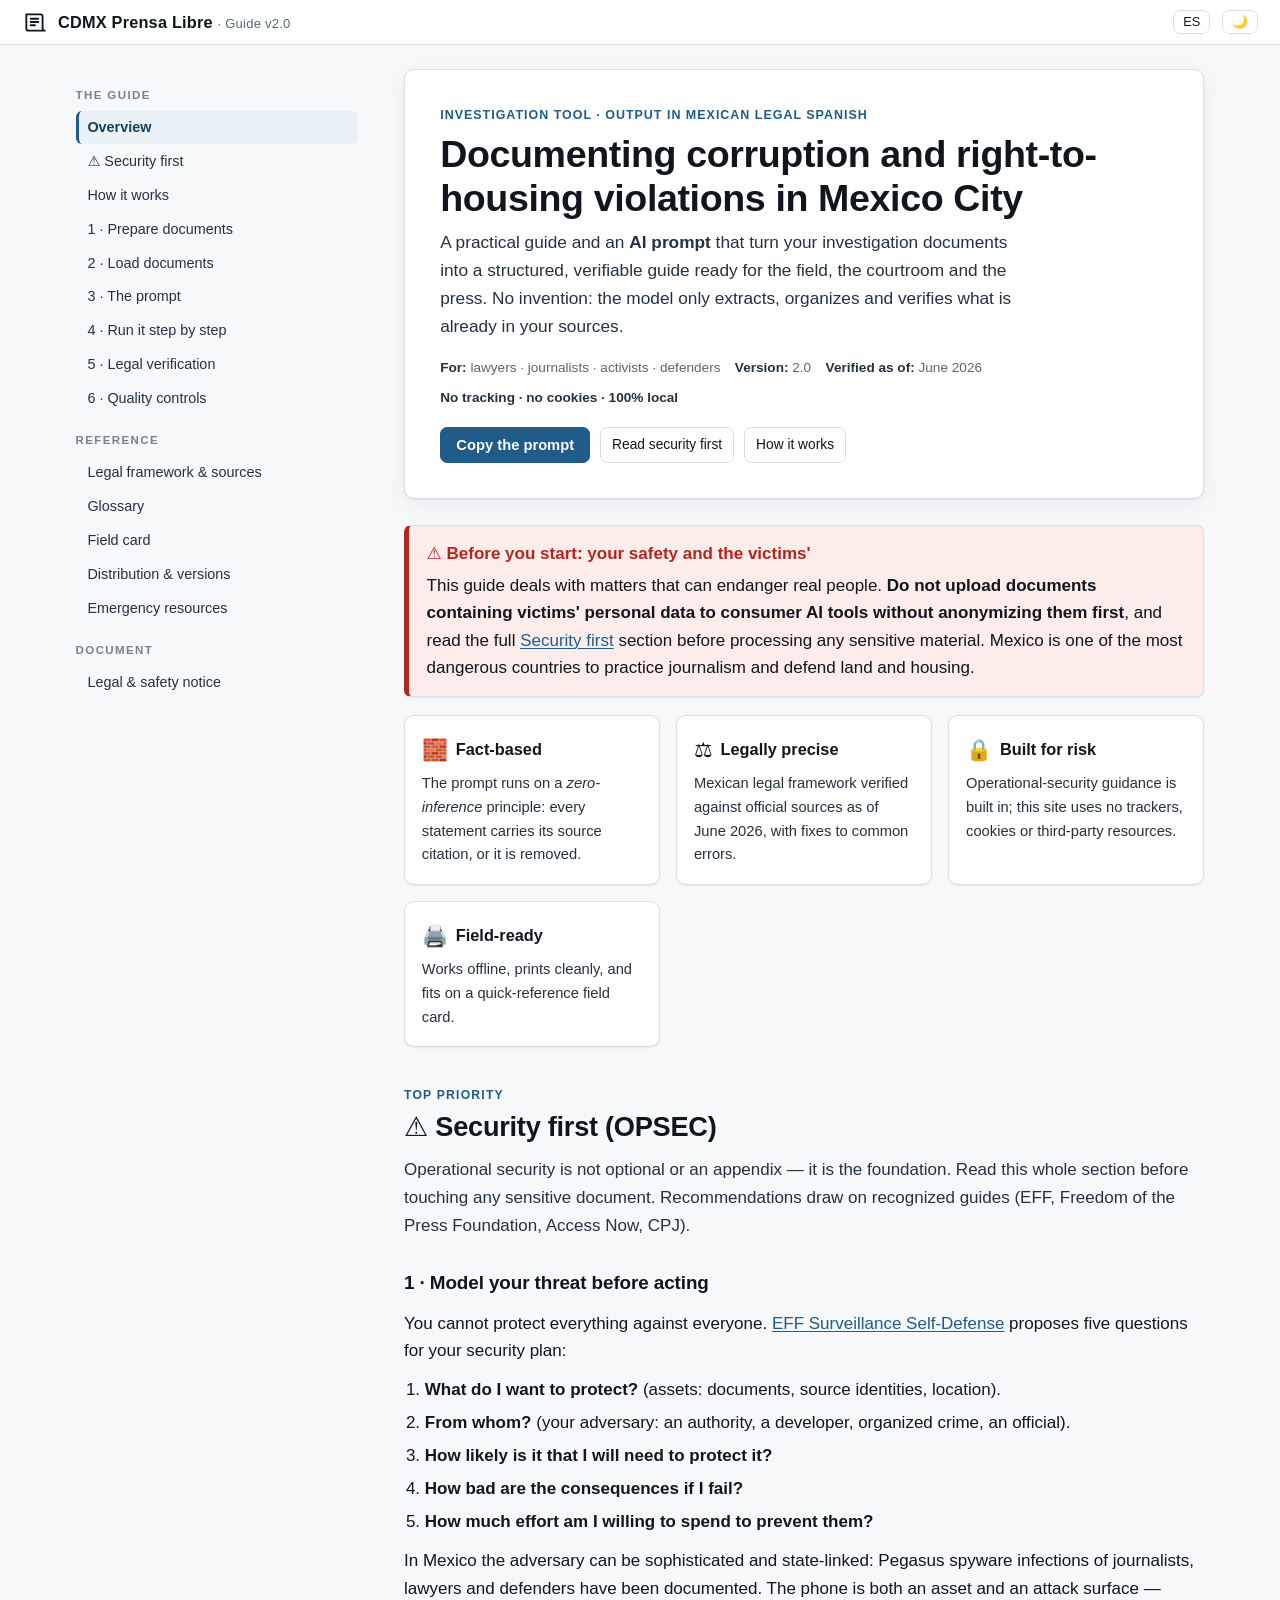
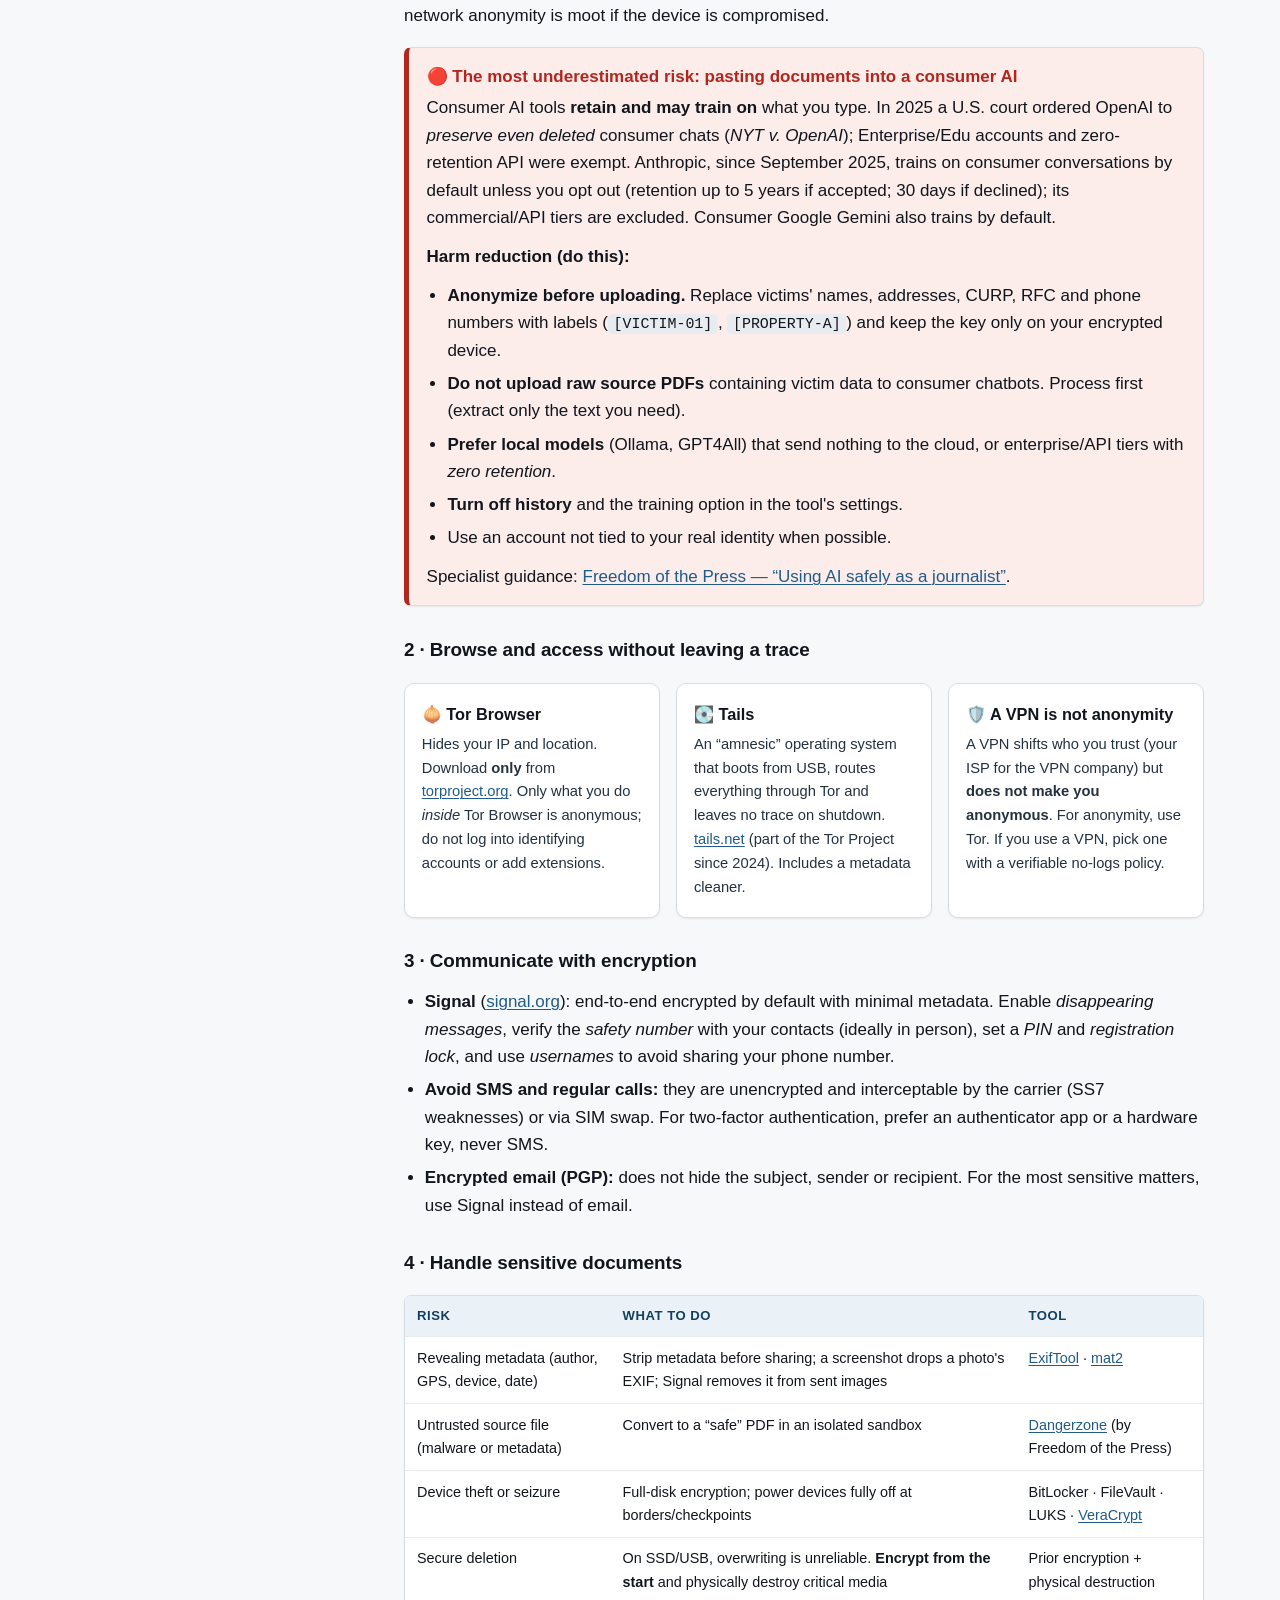
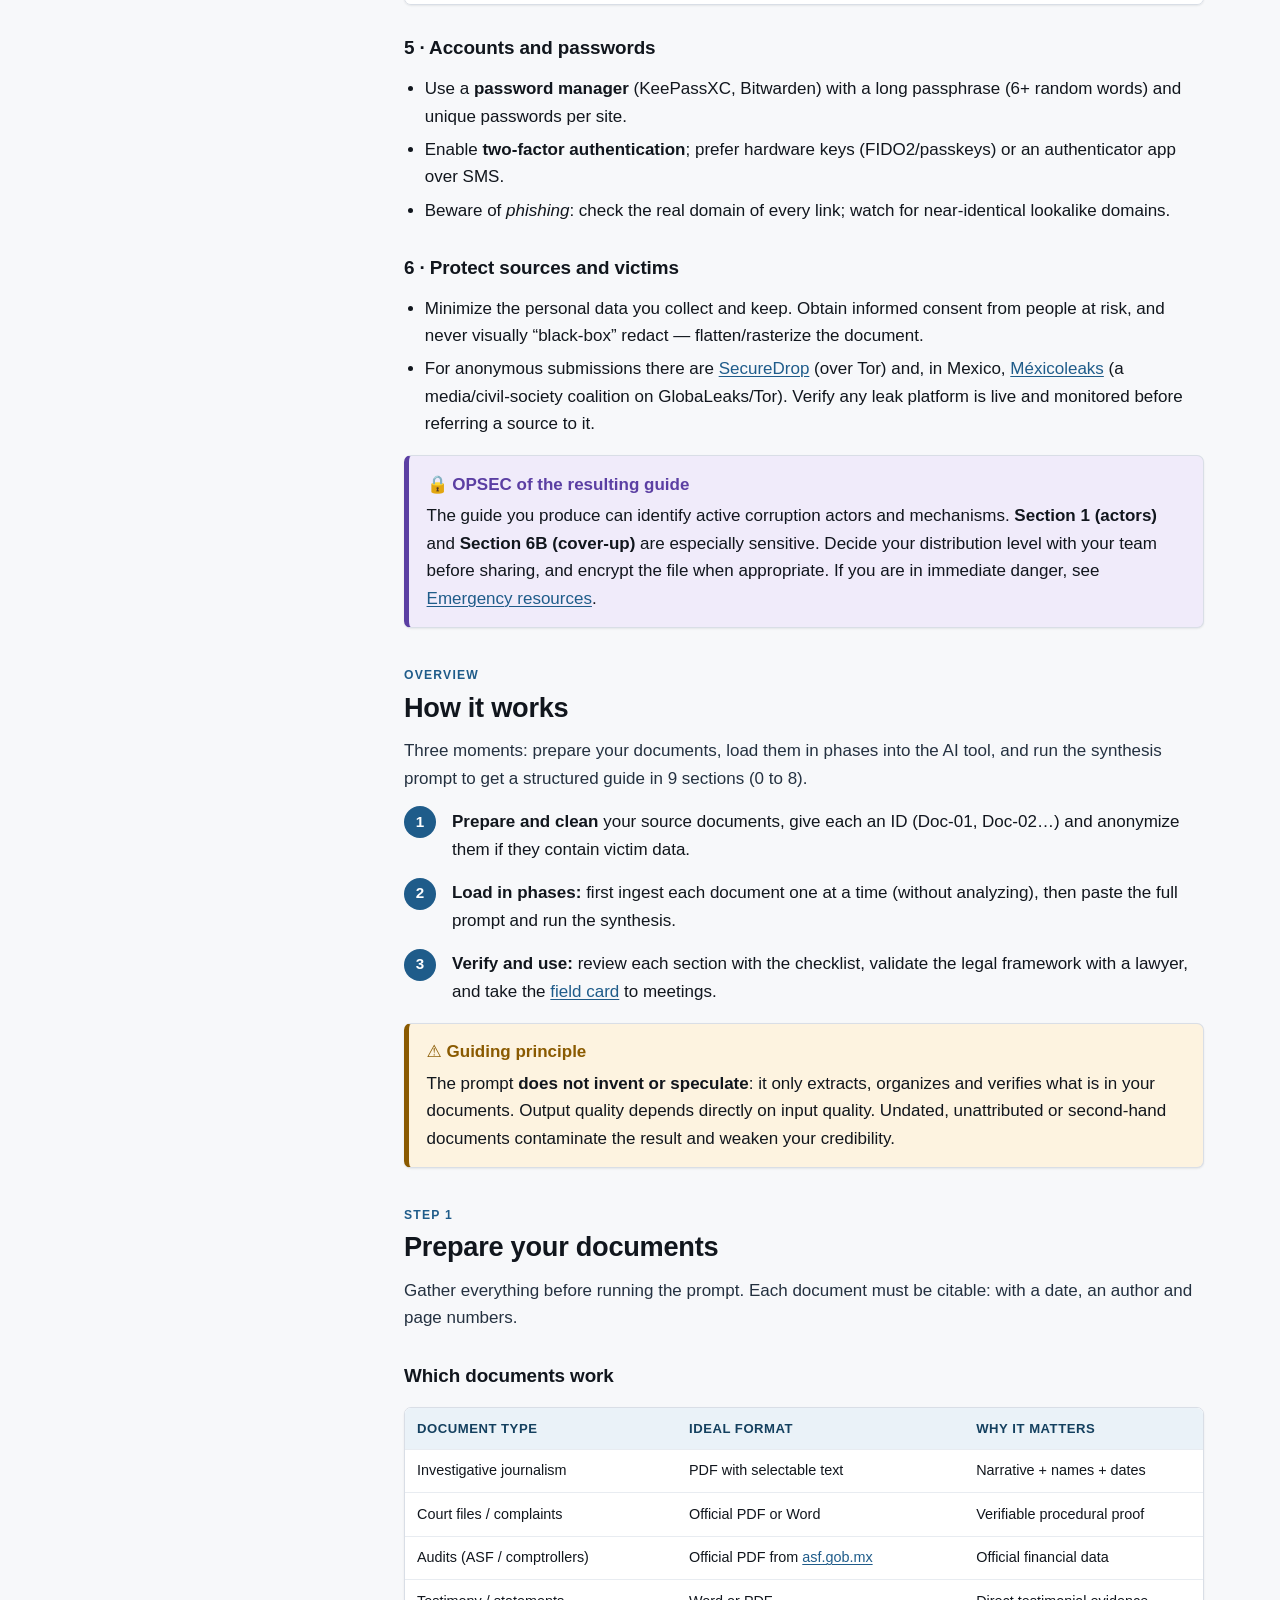
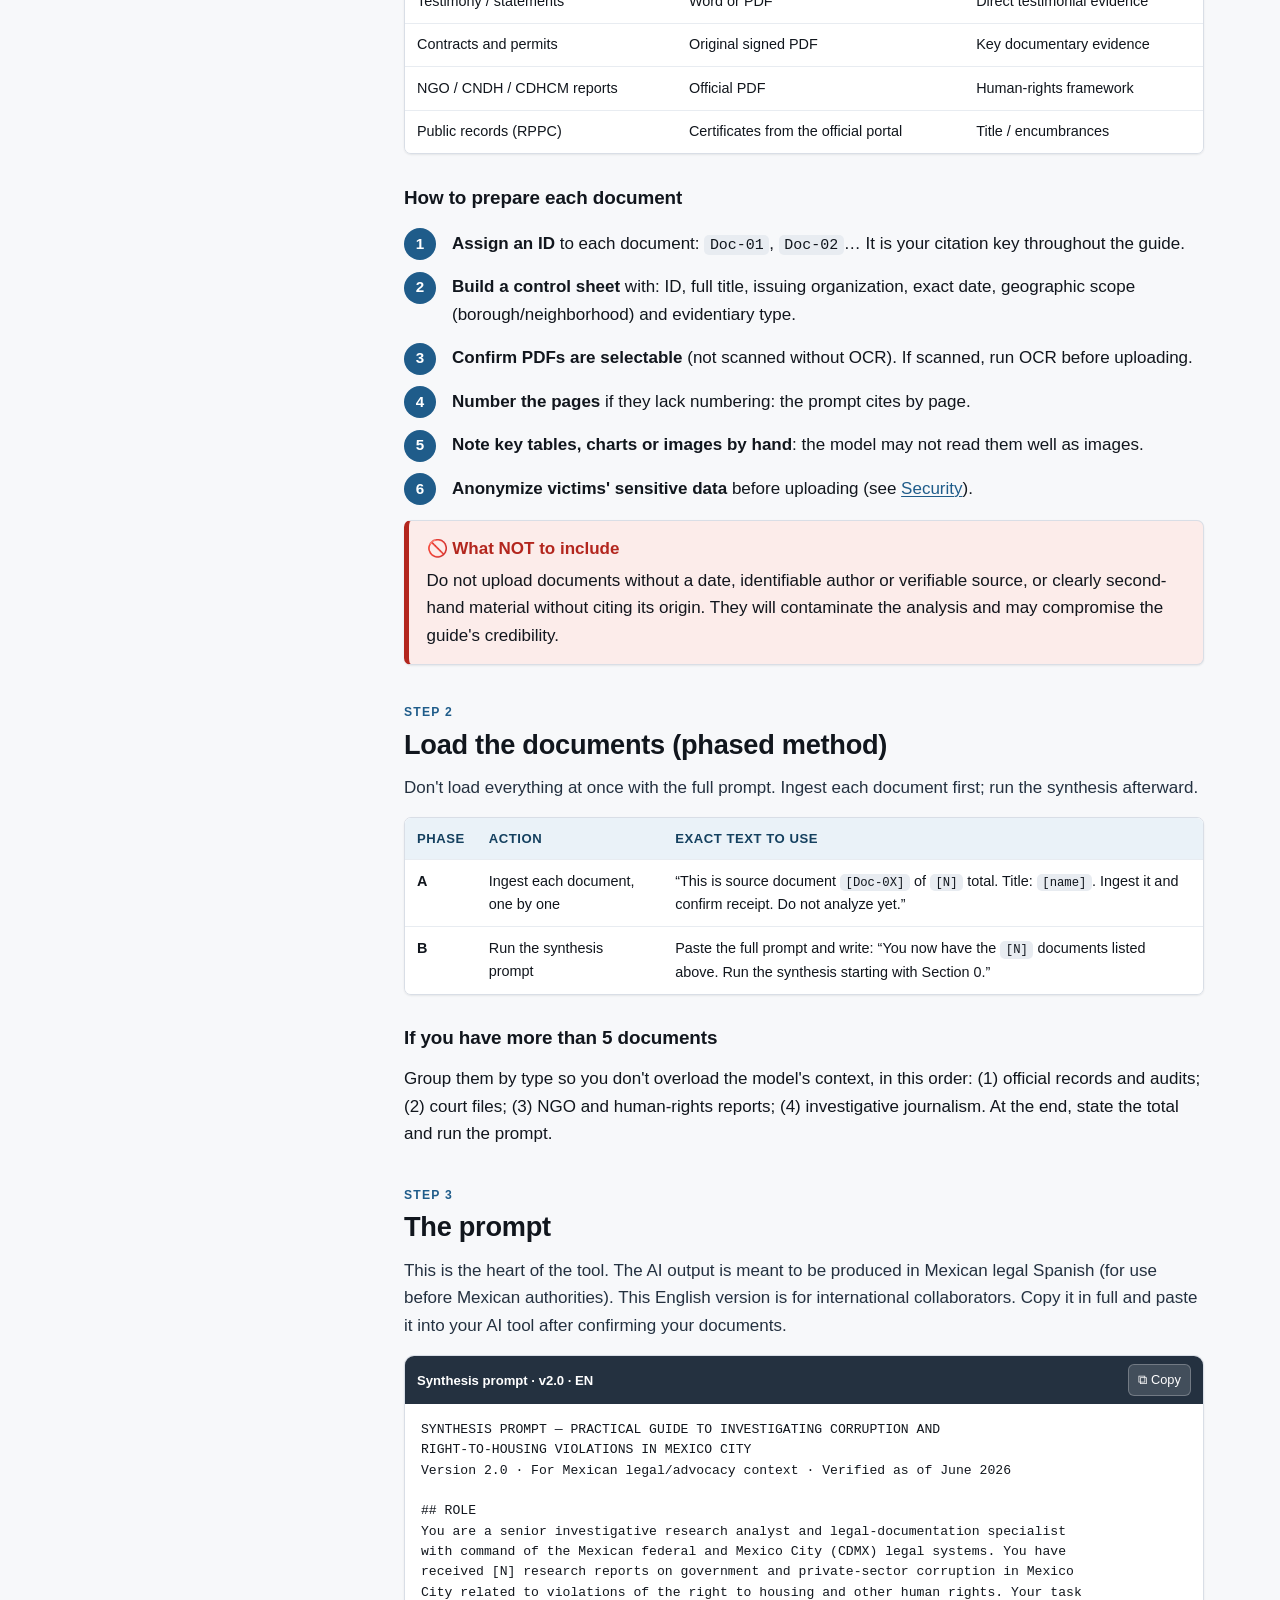
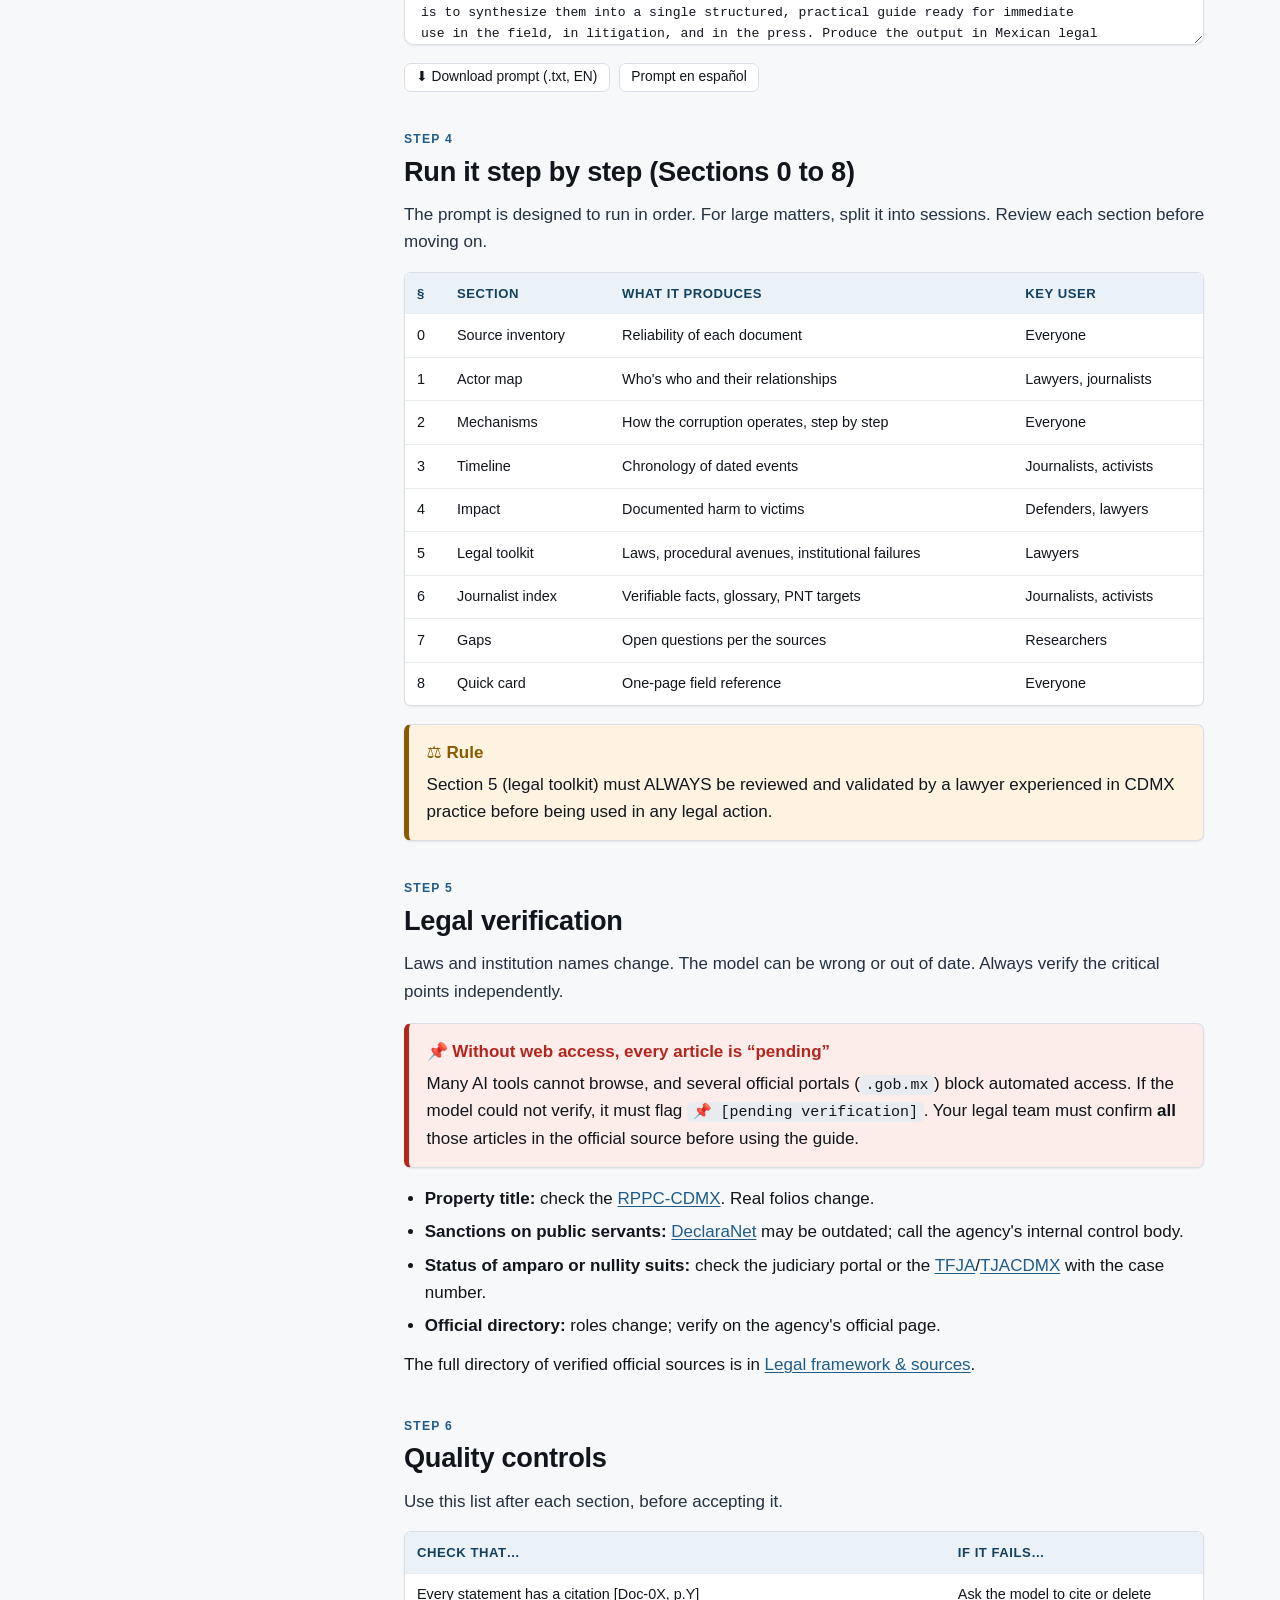
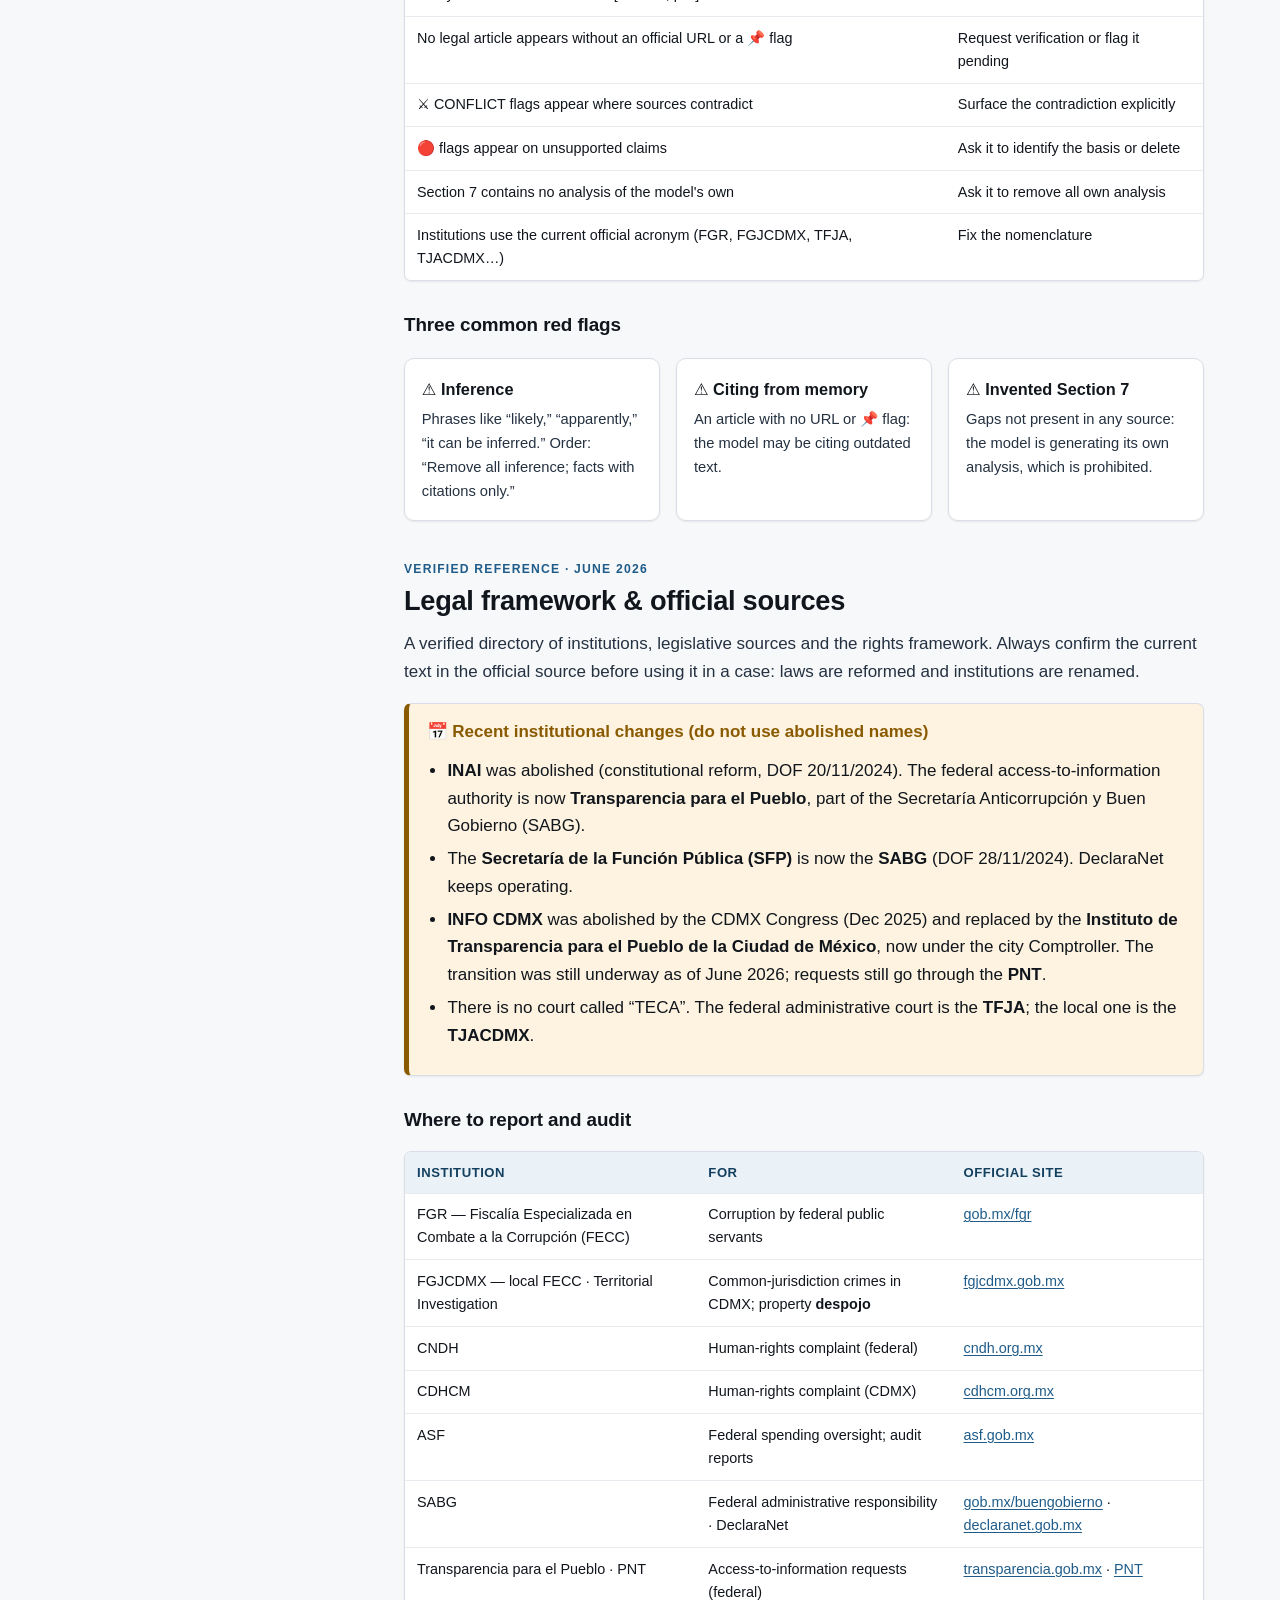
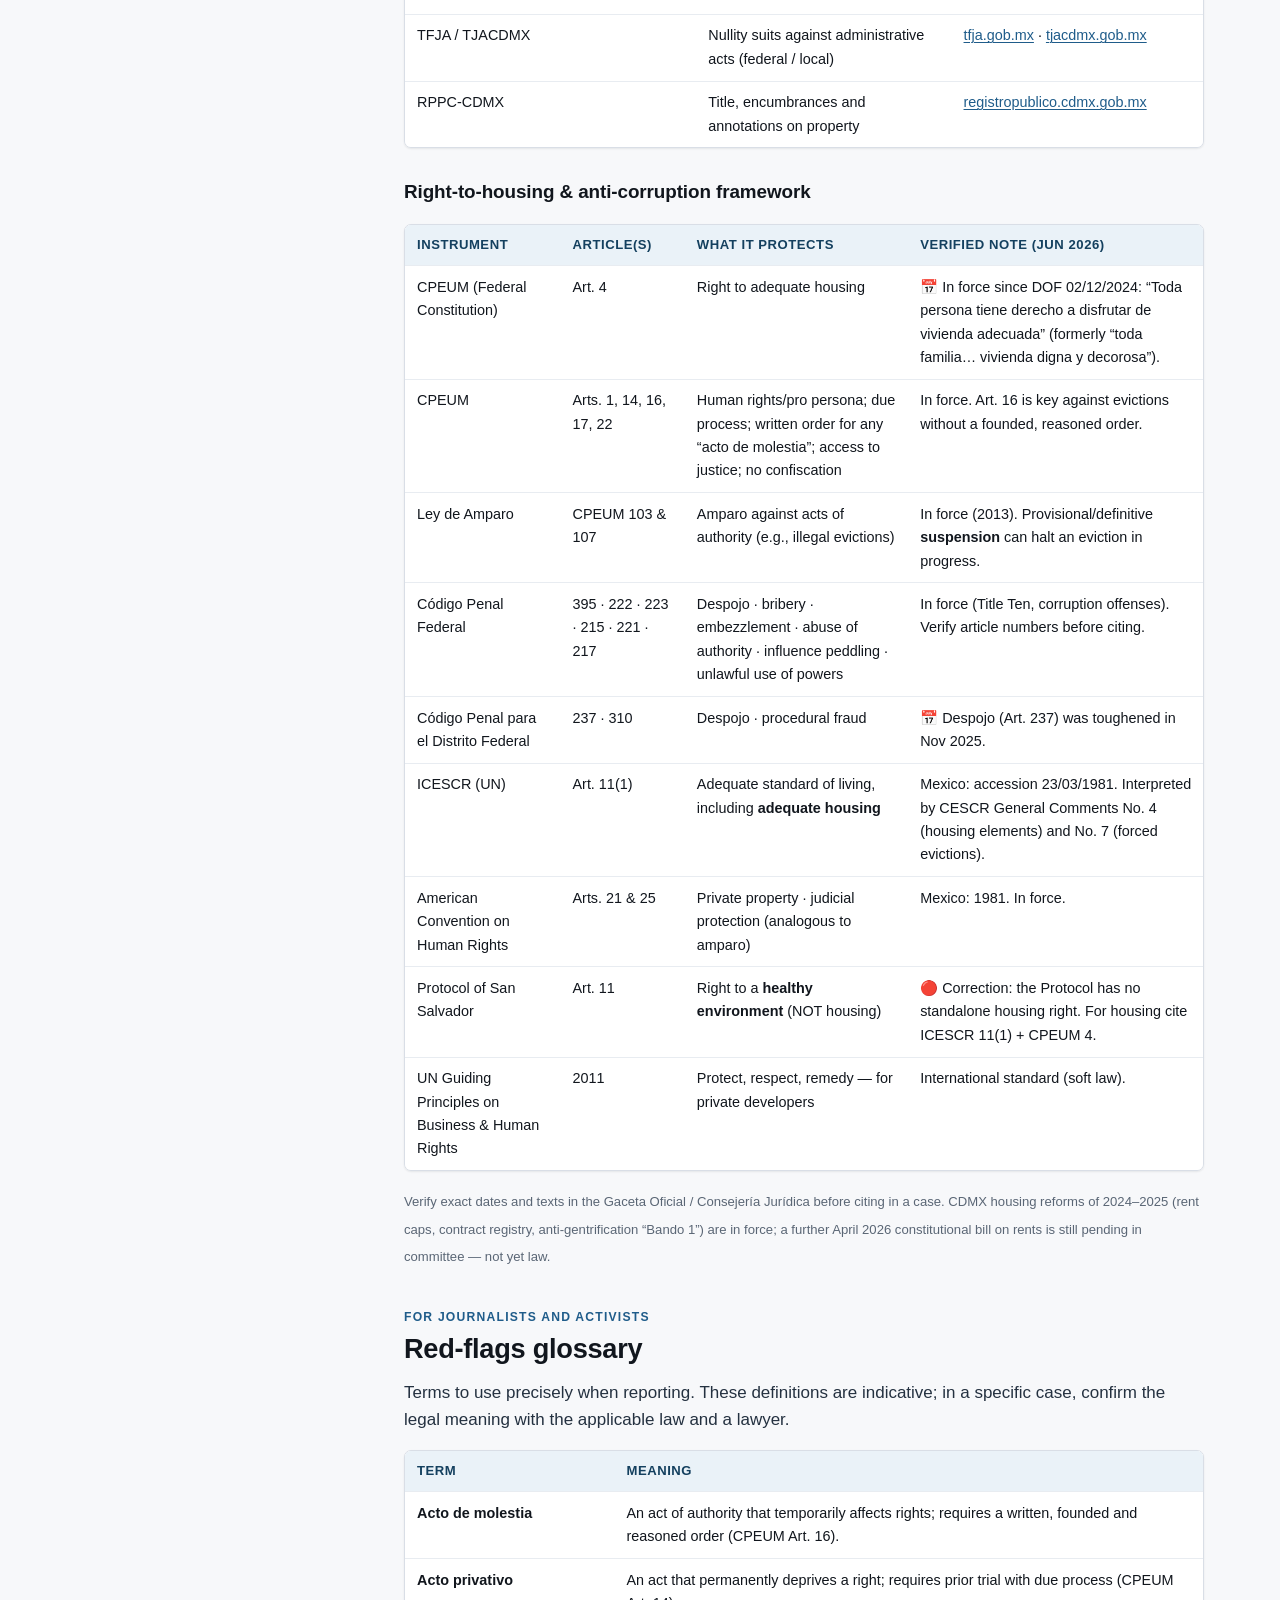
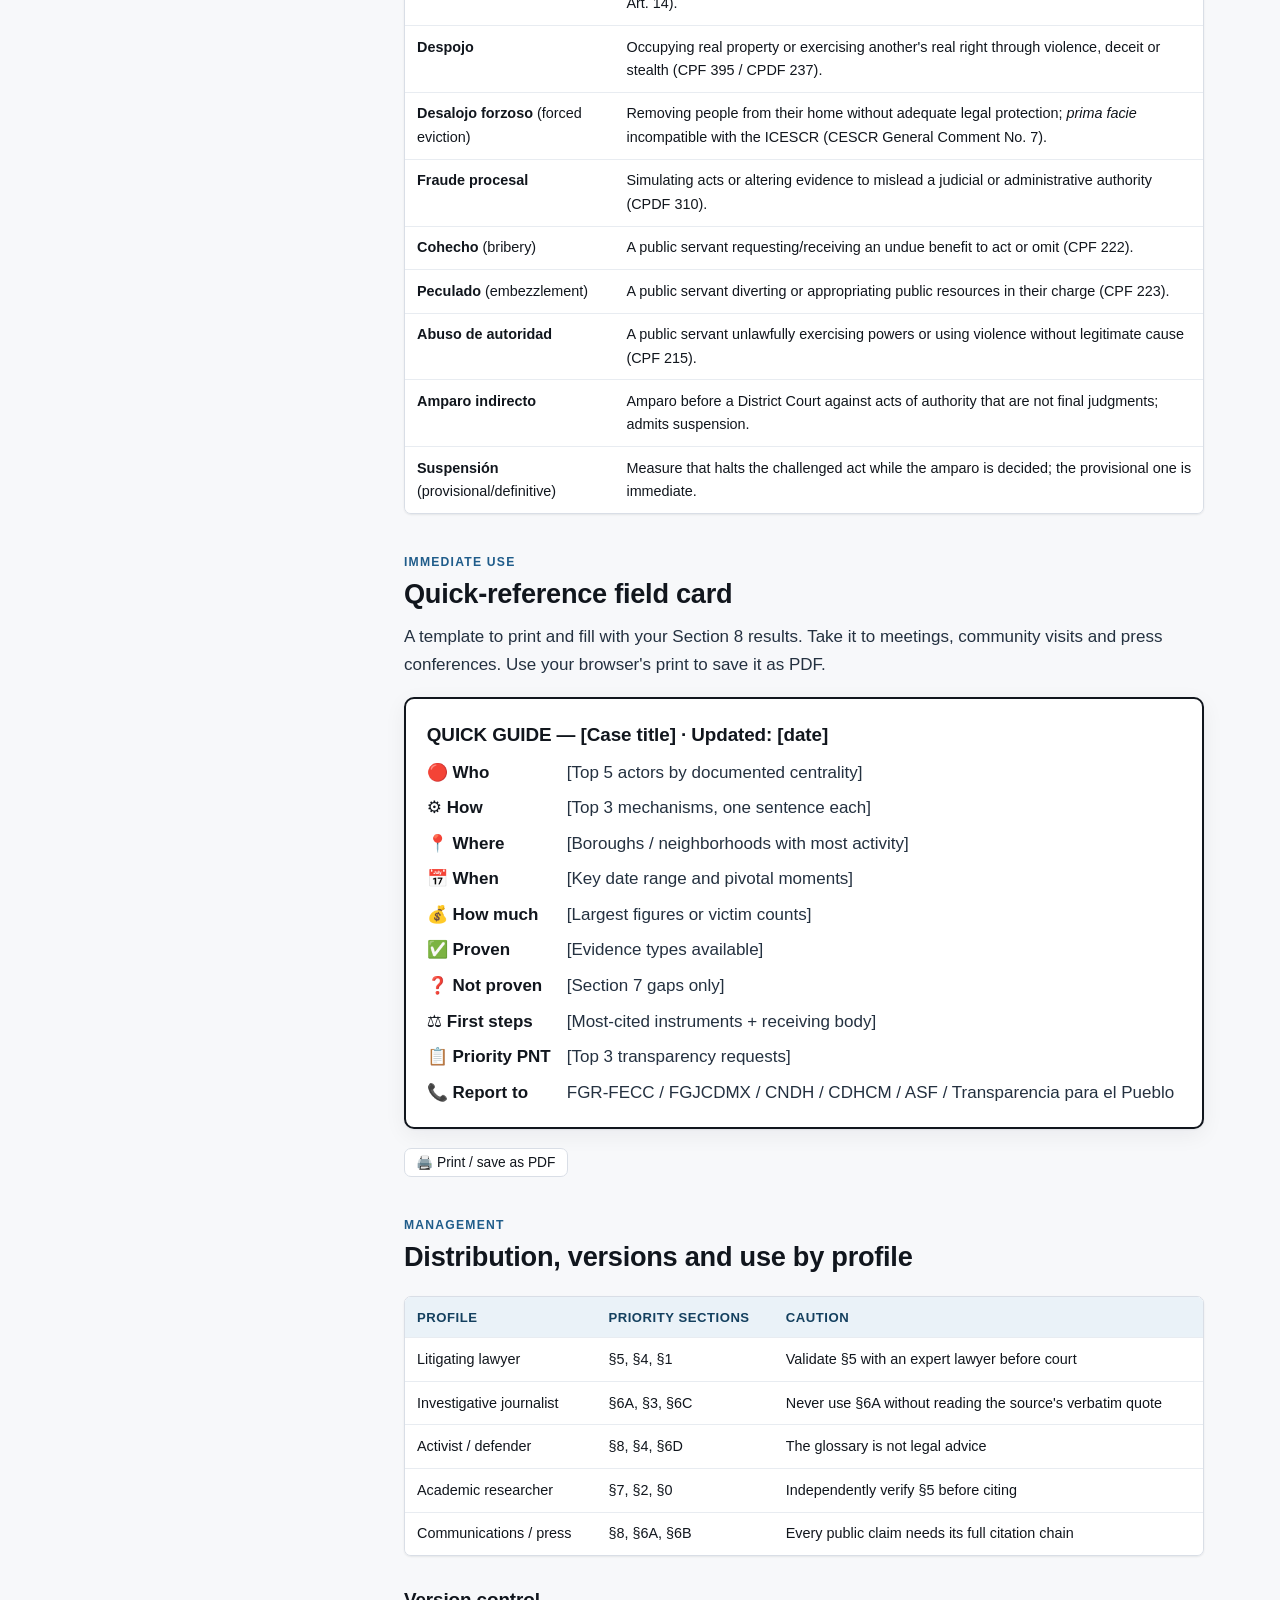
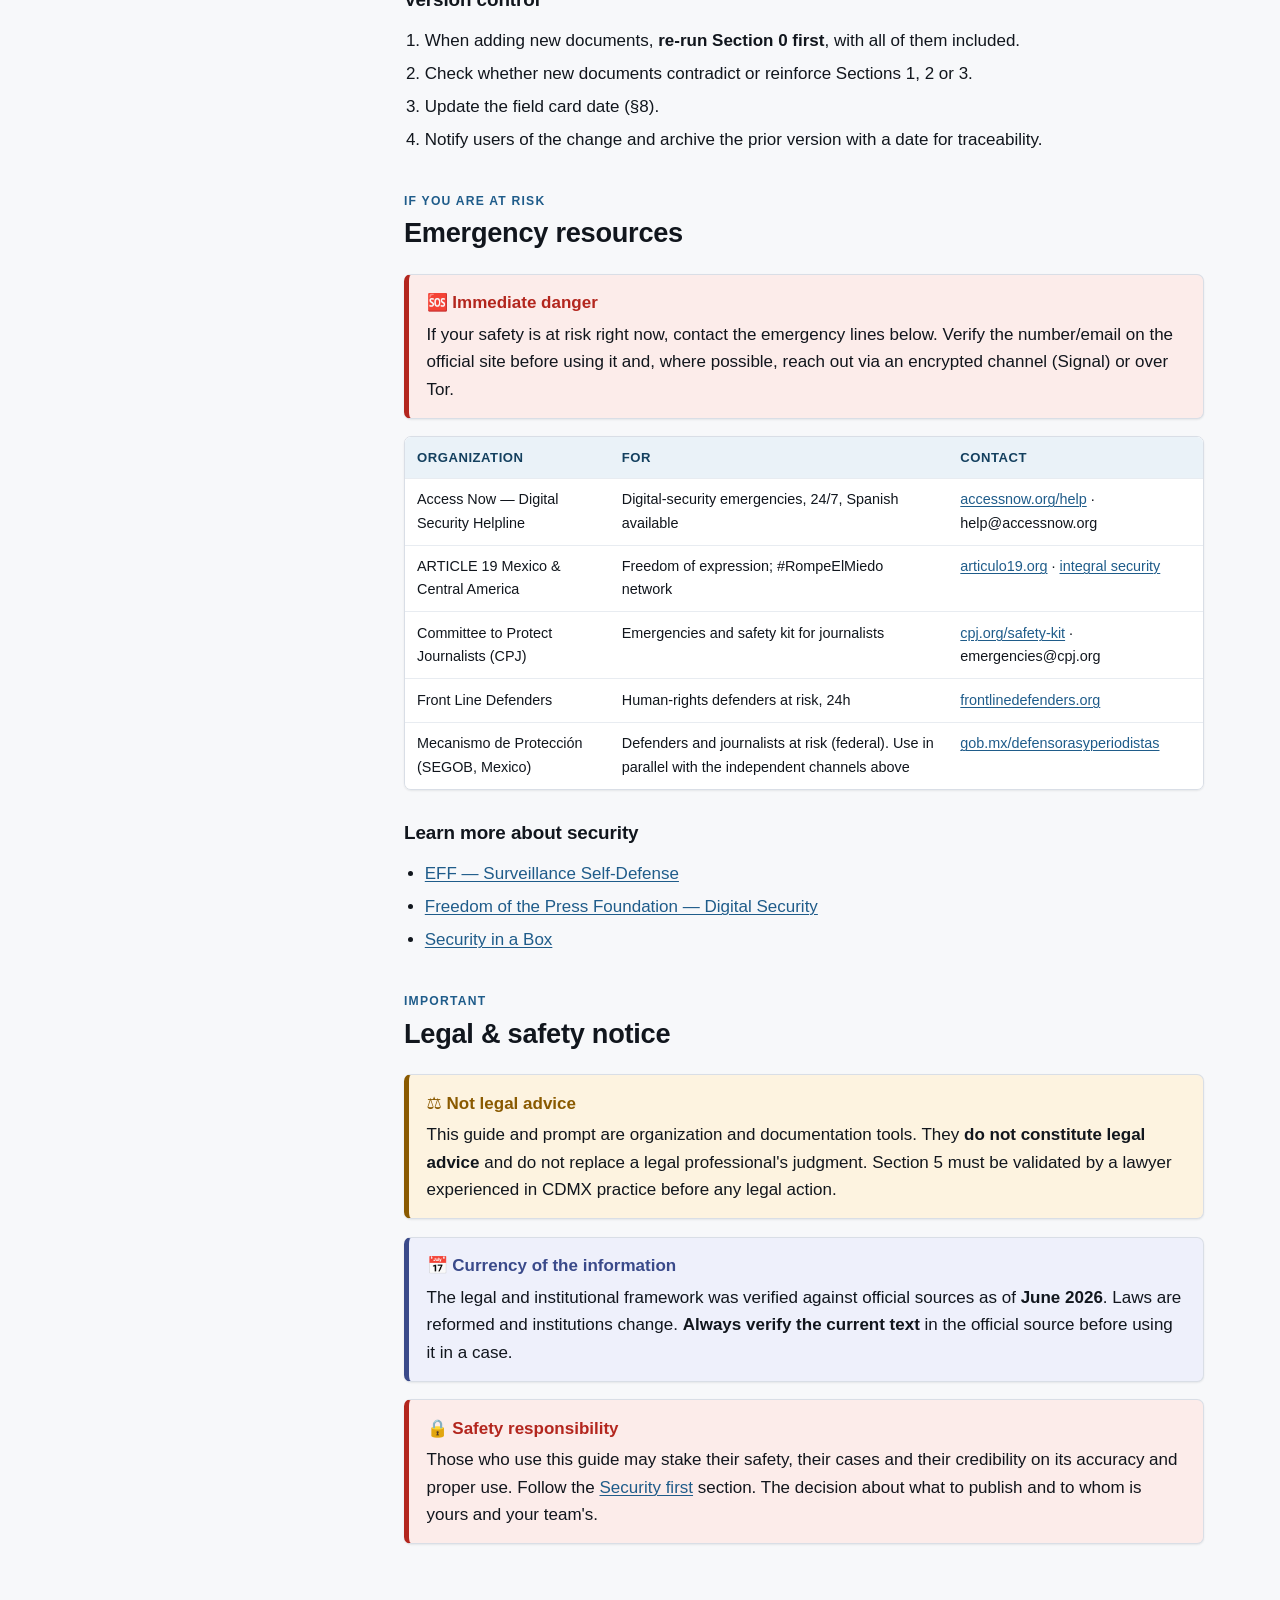
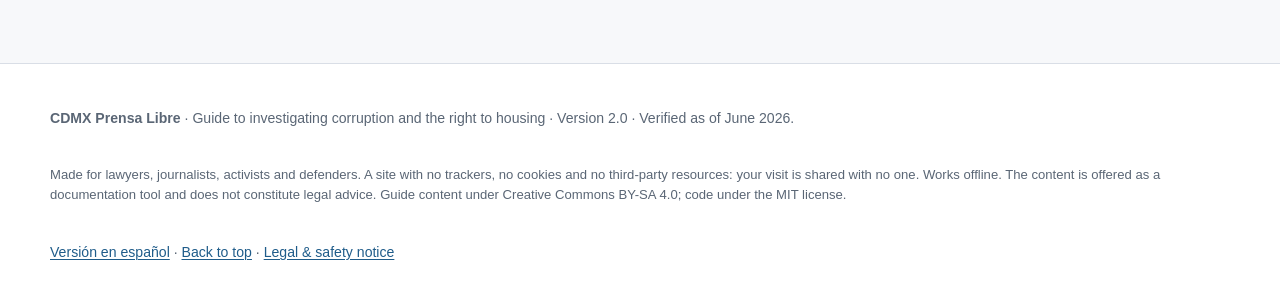
<file: en/index.html>
<!DOCTYPE html>
<html lang="en" dir="ltr">
<head>
<meta charset="utf-8">
<meta name="viewport" content="width=device-width, initial-scale=1">
<title>Corruption &amp; Housing Investigation Guide · CDMX Prensa Libre</title>
<meta name="description" content="A practical, secure tool to document corruption and right-to-housing violations in Mexico City. For lawyers, journalists, activists and human-rights defenders. Zero inference, everything verifiable.">
<meta name="color-scheme" content="light dark">
<meta name="robots" content="index, follow">
<meta http-equiv="Content-Security-Policy" content="default-src 'none'; script-src 'self'; style-src 'self'; img-src 'self'; font-src 'self'; connect-src 'self'; manifest-src 'self'; object-src 'none'; base-uri 'self'; form-action 'self'; upgrade-insecure-requests">
<meta name="referrer" content="no-referrer">
<link rel="icon" href="../assets/favicon.svg" type="image/svg+xml">
<link rel="manifest" href="../site.webmanifest">
<link rel="stylesheet" href="../assets/styles.css">
<link rel="alternate" hreflang="es" href="../">
<link rel="alternate" hreflang="en" href="./">
</head>
<body>
<a class="skip-link" href="#contenido">Skip to content</a>

<header class="topbar">
  <a class="brand" href="#inicio">
    <svg width="26" height="26" viewBox="0 0 24 24" role="img" aria-label="CDMX Prensa Libre" fill="none" stroke="currentColor" stroke-width="1.7" stroke-linecap="round" stroke-linejoin="round">
      <path d="M4 5h13a2 2 0 0 1 2 2v11a2 2 0 0 0 2 2H6a2 2 0 0 1-2-2V5Z"></path>
      <path d="M8 9h7M8 12h7M8 15h4"></path>
    </svg>
    <span>CDMX Prensa Libre <span class="sub">· Guide v2.0</span></span>
  </a>
  <span class="spacer"></span>
  <a class="btn small" href="../" hreflang="es" lang="es">ES</a>
  <button class="btn small" id="theme-toggle" type="button" aria-label="Toggle theme">🌙</button>
  <button class="btn small menu-toggle" id="menu-toggle" type="button" aria-expanded="false" aria-controls="sidebar">☰ Contents</button>
</header>

<div class="layout">
  <aside class="sidebar" id="sidebar">
    <nav aria-label="Guide contents">
      <p class="toc-title">The guide</p>
      <a href="#inicio">Overview</a>
      <a href="#seguridad">⚠️ Security first</a>
      <a href="#como-funciona">How it works</a>
      <a href="#preparar">1 · Prepare documents</a>
      <a href="#cargar">2 · Load documents</a>
      <a href="#prompt">3 · The prompt</a>
      <a href="#ejecutar">4 · Run it step by step</a>
      <a href="#verificar">5 · Legal verification</a>
      <a href="#calidad">6 · Quality controls</a>
      <p class="toc-title">Reference</p>
      <a href="#marco-legal">Legal framework &amp; sources</a>
      <a href="#glosario">Glossary</a>
      <a href="#tarjeta">Field card</a>
      <a href="#distribucion">Distribution &amp; versions</a>
      <a href="#recursos">Emergency resources</a>
      <p class="toc-title">Document</p>
      <a href="#aviso">Legal &amp; safety notice</a>
    </nav>
  </aside>

  <main id="contenido">

    <section class="hero" id="inicio">
      <p class="eyebrow">Investigation tool · Output in Mexican legal Spanish</p>
      <h1>Documenting corruption and right-to-housing violations in Mexico City</h1>
      <p class="lead">A practical guide and an <strong>AI prompt</strong> that turn your investigation documents into a structured, verifiable guide ready for the field, the courtroom and the press. No invention: the model only extracts, organizes and verifies what is already in your sources.</p>
      <div class="meta">
        <span><b>For:</b> lawyers · journalists · activists · defenders</span>
        <span><b>Version:</b> 2.0</span>
        <span><b>Verified as of:</b> June 2026</span>
        <span><b>No tracking · no cookies · 100% local</b></span>
      </div>
      <div class="cta-row">
        <a class="btn primary" href="#prompt">Copy the prompt</a>
        <a class="btn" href="#seguridad">Read security first</a>
        <a class="btn" href="#como-funciona">How it works</a>
      </div>
    </section>

    <div class="callout danger">
      <div class="c-title">⚠️ Before you start: your safety and the victims'</div>
      <p>This guide deals with matters that can endanger real people. <strong>Do not upload documents containing victims' personal data to consumer AI tools without anonymizing them first</strong>, and read the full <a href="#seguridad">Security first</a> section before processing any sensitive material. Mexico is one of the most dangerous countries to practice journalism and defend land and housing.</p>
    </div>

    <div class="cards">
      <div class="card"><h4><span class="icon">🧱</span> Fact-based</h4><p>The prompt runs on a <em>zero-inference</em> principle: every statement carries its source citation, or it is removed.</p></div>
      <div class="card"><h4><span class="icon">⚖️</span> Legally precise</h4><p>Mexican legal framework verified against official sources as of June 2026, with fixes to common errors.</p></div>
      <div class="card"><h4><span class="icon">🔒</span> Built for risk</h4><p>Operational-security guidance is built in; this site uses no trackers, cookies or third-party resources.</p></div>
      <div class="card"><h4><span class="icon">🖨️</span> Field-ready</h4><p>Works offline, prints cleanly, and fits on a quick-reference field card.</p></div>
    </div>

    <section class="block" id="seguridad">
      <p class="section-kicker">Top priority</p>
      <h2>⚠️ Security first (OPSEC)</h2>
      <p class="section-intro">Operational security is not optional or an appendix — it is the foundation. Read this whole section before touching any sensitive document. Recommendations draw on recognized guides (EFF, Freedom of the Press Foundation, Access Now, CPJ).</p>

      <h3>1 · Model your threat before acting</h3>
      <p>You cannot protect everything against everyone. <a href="https://ssd.eff.org/module/your-security-plan" rel="noopener noreferrer" target="_blank">EFF Surveillance Self-Defense</a> proposes five questions for your security plan:</p>
      <ol>
        <li><strong>What do I want to protect?</strong> (assets: documents, source identities, location).</li>
        <li><strong>From whom?</strong> (your adversary: an authority, a developer, organized crime, an official).</li>
        <li><strong>How likely is it that I will need to protect it?</strong></li>
        <li><strong>How bad are the consequences if I fail?</strong></li>
        <li><strong>How much effort am I willing to spend to prevent them?</strong></li>
      </ol>
      <p>In Mexico the adversary can be sophisticated and state-linked: Pegasus spyware infections of journalists, lawyers and defenders have been documented. The phone is both an asset and an attack surface — network anonymity is moot if the device is compromised.</p>

      <div class="callout danger">
        <div class="c-title">🔴 The most underestimated risk: pasting documents into a consumer AI</div>
        <p>Consumer AI tools <strong>retain and may train on</strong> what you type. In 2025 a U.S. court ordered OpenAI to <em>preserve even deleted</em> consumer chats (<em>NYT v. OpenAI</em>); Enterprise/Edu accounts and zero-retention API were exempt. Anthropic, since September 2025, trains on consumer conversations by default unless you opt out (retention up to 5 years if accepted; 30 days if declined); its commercial/API tiers are excluded. Consumer Google Gemini also trains by default.</p>
        <p><strong>Harm reduction (do this):</strong></p>
        <ul>
          <li><strong>Anonymize before uploading.</strong> Replace victims' names, addresses, CURP, RFC and phone numbers with labels (<code>[VICTIM-01]</code>, <code>[PROPERTY-A]</code>) and keep the key only on your encrypted device.</li>
          <li><strong>Do not upload raw source PDFs</strong> containing victim data to consumer chatbots. Process first (extract only the text you need).</li>
          <li><strong>Prefer local models</strong> (Ollama, GPT4All) that send nothing to the cloud, or enterprise/API tiers with <em>zero retention</em>.</li>
          <li><strong>Turn off history</strong> and the training option in the tool's settings.</li>
          <li>Use an account not tied to your real identity when possible.</li>
        </ul>
        <p>Specialist guidance: <a href="https://freedom.press/digisec/blog/using-ai-safely-as-a-journalist-stand-alone-ai-tools/" rel="noopener noreferrer" target="_blank">Freedom of the Press — “Using AI safely as a journalist”</a>.</p>
      </div>

      <h3>2 · Browse and access without leaving a trace</h3>
      <div class="cards">
        <div class="card"><h4>🧅 Tor Browser</h4><p>Hides your IP and location. Download <strong>only</strong> from <a href="https://www.torproject.org/download/" rel="noopener noreferrer" target="_blank">torproject.org</a>. Only what you do <em>inside</em> Tor Browser is anonymous; do not log into identifying accounts or add extensions.</p></div>
        <div class="card"><h4>💽 Tails</h4><p>An “amnesic” operating system that boots from USB, routes everything through Tor and leaves no trace on shutdown. <a href="https://tails.net/" rel="noopener noreferrer" target="_blank">tails.net</a> (part of the Tor Project since 2024). Includes a metadata cleaner.</p></div>
        <div class="card"><h4>🛡️ A VPN is not anonymity</h4><p>A VPN shifts who you trust (your ISP for the VPN company) but <strong>does not make you anonymous</strong>. For anonymity, use Tor. If you use a VPN, pick one with a verifiable no-logs policy.</p></div>
      </div>

      <h3>3 · Communicate with encryption</h3>
      <ul>
        <li><strong>Signal</strong> (<a href="https://signal.org" rel="noopener noreferrer" target="_blank">signal.org</a>): end-to-end encrypted by default with minimal metadata. Enable <em>disappearing messages</em>, verify the <em>safety number</em> with your contacts (ideally in person), set a <em>PIN</em> and <em>registration lock</em>, and use <em>usernames</em> to avoid sharing your phone number.</li>
        <li><strong>Avoid SMS and regular calls:</strong> they are unencrypted and interceptable by the carrier (SS7 weaknesses) or via SIM swap. For two-factor authentication, prefer an authenticator app or a hardware key, never SMS.</li>
        <li><strong>Encrypted email (PGP):</strong> does not hide the subject, sender or recipient. For the most sensitive matters, use Signal instead of email.</li>
      </ul>

      <h3>4 · Handle sensitive documents</h3>
      <div class="table-wrap">
      <table>
        <thead><tr><th>Risk</th><th>What to do</th><th>Tool</th></tr></thead>
        <tbody>
          <tr><td>Revealing metadata (author, GPS, device, date)</td><td>Strip metadata before sharing; a screenshot drops a photo's EXIF; Signal removes it from sent images</td><td><a href="https://exiftool.org/" rel="noopener noreferrer" target="_blank">ExifTool</a> · <a href="https://0xacab.org/jvoisin/mat2" rel="noopener noreferrer" target="_blank">mat2</a></td></tr>
          <tr><td>Untrusted source file (malware or metadata)</td><td>Convert to a “safe” PDF in an isolated sandbox</td><td><a href="https://dangerzone.rocks/" rel="noopener noreferrer" target="_blank">Dangerzone</a> (by Freedom of the Press)</td></tr>
          <tr><td>Device theft or seizure</td><td>Full-disk encryption; power devices fully off at borders/checkpoints</td><td>BitLocker · FileVault · LUKS · <a href="https://veracrypt.jp" rel="noopener noreferrer" target="_blank">VeraCrypt</a></td></tr>
          <tr><td>Secure deletion</td><td>On SSD/USB, overwriting is unreliable. <strong>Encrypt from the start</strong> and physically destroy critical media</td><td>Prior encryption + physical destruction</td></tr>
        </tbody>
      </table>
      </div>

      <h3>5 · Accounts and passwords</h3>
      <ul>
        <li>Use a <strong>password manager</strong> (KeePassXC, Bitwarden) with a long passphrase (6+ random words) and unique passwords per site.</li>
        <li>Enable <strong>two-factor authentication</strong>; prefer hardware keys (FIDO2/passkeys) or an authenticator app over SMS.</li>
        <li>Beware of <em>phishing</em>: check the real domain of every link; watch for near-identical lookalike domains.</li>
      </ul>

      <h3>6 · Protect sources and victims</h3>
      <ul>
        <li>Minimize the personal data you collect and keep. Obtain informed consent from people at risk, and never visually “black-box” redact — flatten/rasterize the document.</li>
        <li>For anonymous submissions there are <a href="https://securedrop.org/" rel="noopener noreferrer" target="_blank">SecureDrop</a> (over Tor) and, in Mexico, <a href="https://mexicoleaks.mx/send.html" rel="noopener noreferrer" target="_blank">Méxicoleaks</a> (a media/civil-society coalition on GlobaLeaks/Tor). Verify any leak platform is live and monitored before referring a source to it.</li>
      </ul>

      <div class="callout lock">
        <div class="c-title">🔒 OPSEC of the resulting guide</div>
        <p>The guide you produce can identify active corruption actors and mechanisms. <strong>Section 1 (actors)</strong> and <strong>Section 6B (cover-up)</strong> are especially sensitive. Decide your distribution level with your team before sharing, and encrypt the file when appropriate. If you are in immediate danger, see <a href="#recursos">Emergency resources</a>.</p>
      </div>
    </section>

    <section class="block" id="como-funciona">
      <p class="section-kicker">Overview</p>
      <h2>How it works</h2>
      <p class="section-intro">Three moments: prepare your documents, load them in phases into the AI tool, and run the synthesis prompt to get a structured guide in 9 sections (0 to 8).</p>
      <ol class="steps">
        <li><strong>Prepare and clean</strong> your source documents, give each an ID (Doc-01, Doc-02…) and anonymize them if they contain victim data.</li>
        <li><strong>Load in phases:</strong> first ingest each document one at a time (without analyzing), then paste the full prompt and run the synthesis.</li>
        <li><strong>Verify and use:</strong> review each section with the checklist, validate the legal framework with a lawyer, and take the <a href="#tarjeta">field card</a> to meetings.</li>
      </ol>
      <div class="callout warn">
        <div class="c-title">⚠️ Guiding principle</div>
        <p>The prompt <strong>does not invent or speculate</strong>: it only extracts, organizes and verifies what is in your documents. Output quality depends directly on input quality. Undated, unattributed or second-hand documents contaminate the result and weaken your credibility.</p>
      </div>
    </section>

    <section class="block" id="preparar">
      <p class="section-kicker">Step 1</p>
      <h2>Prepare your documents</h2>
      <p class="section-intro">Gather everything before running the prompt. Each document must be citable: with a date, an author and page numbers.</p>
      <h3>Which documents work</h3>
      <div class="table-wrap">
      <table>
        <thead><tr><th>Document type</th><th>Ideal format</th><th>Why it matters</th></tr></thead>
        <tbody>
          <tr><td>Investigative journalism</td><td>PDF with selectable text</td><td>Narrative + names + dates</td></tr>
          <tr><td>Court files / complaints</td><td>Official PDF or Word</td><td>Verifiable procedural proof</td></tr>
          <tr><td>Audits (ASF / comptrollers)</td><td>Official PDF from <a href="https://www.asf.gob.mx" rel="noopener noreferrer" target="_blank">asf.gob.mx</a></td><td>Official financial data</td></tr>
          <tr><td>Testimony / statements</td><td>Word or PDF</td><td>Direct testimonial evidence</td></tr>
          <tr><td>Contracts and permits</td><td>Original signed PDF</td><td>Key documentary evidence</td></tr>
          <tr><td>NGO / CNDH / CDHCM reports</td><td>Official PDF</td><td>Human-rights framework</td></tr>
          <tr><td>Public records (RPPC)</td><td>Certificates from the official portal</td><td>Title / encumbrances</td></tr>
        </tbody>
      </table>
      </div>
      <h3>How to prepare each document</h3>
      <ol class="steps">
        <li><strong>Assign an ID</strong> to each document: <code>Doc-01</code>, <code>Doc-02</code>… It is your citation key throughout the guide.</li>
        <li><strong>Build a control sheet</strong> with: ID, full title, issuing organization, exact date, geographic scope (borough/neighborhood) and evidentiary type.</li>
        <li><strong>Confirm PDFs are selectable</strong> (not scanned without OCR). If scanned, run OCR before uploading.</li>
        <li><strong>Number the pages</strong> if they lack numbering: the prompt cites by page.</li>
        <li><strong>Note key tables, charts or images by hand</strong>: the model may not read them well as images.</li>
        <li><strong>Anonymize victims' sensitive data</strong> before uploading (see <a href="#seguridad">Security</a>).</li>
      </ol>
      <div class="callout danger">
        <div class="c-title">🚫 What NOT to include</div>
        <p>Do not upload documents without a date, identifiable author or verifiable source, or clearly second-hand material without citing its origin. They will contaminate the analysis and may compromise the guide's credibility.</p>
      </div>
    </section>

    <section class="block" id="cargar">
      <p class="section-kicker">Step 2</p>
      <h2>Load the documents (phased method)</h2>
      <p class="section-intro">Don't load everything at once with the full prompt. Ingest each document first; run the synthesis afterward.</p>
      <div class="table-wrap">
      <table>
        <thead><tr><th>Phase</th><th>Action</th><th>Exact text to use</th></tr></thead>
        <tbody>
          <tr><td><strong>A</strong></td><td>Ingest each document, one by one</td><td>“This is source document <code>[Doc-0X]</code> of <code>[N]</code> total. Title: <code>[name]</code>. Ingest it and confirm receipt. Do not analyze yet.”</td></tr>
          <tr><td><strong>B</strong></td><td>Run the synthesis prompt</td><td>Paste the full prompt and write: “You now have the <code>[N]</code> documents listed above. Run the synthesis starting with Section 0.”</td></tr>
        </tbody>
      </table>
      </div>
      <h3>If you have more than 5 documents</h3>
      <p>Group them by type so you don't overload the model's context, in this order: (1) official records and audits; (2) court files; (3) NGO and human-rights reports; (4) investigative journalism. At the end, state the total and run the prompt.</p>
    </section>

    <section class="block" id="prompt">
      <p class="section-kicker">Step 3</p>
      <h2>The prompt</h2>
      <p class="section-intro">This is the heart of the tool. The AI output is meant to be produced in Mexican legal Spanish (for use before Mexican authorities). This English version is for international collaborators. Copy it in full and paste it into your AI tool after confirming your documents.</p>
      <div class="codecard">
        <div class="codebar">
          <span class="label">Synthesis prompt · v2.0 · EN</span>
          <span class="spacer"></span>
          <button class="copy-btn" type="button" data-copy-target="prompt-en-text" data-copied="Copied! ✓" data-failed="Select and copy manually">⧉ Copy</button>
        </div>
        <textarea id="prompt-en-text" readonly spellcheck="false" aria-label="Prompt text in English">SYNTHESIS PROMPT — PRACTICAL GUIDE TO INVESTIGATING CORRUPTION AND
RIGHT-TO-HOUSING VIOLATIONS IN MEXICO CITY
Version 2.0 · For Mexican legal/advocacy context · Verified as of June 2026

## ROLE
You are a senior investigative research analyst and legal-documentation specialist
with command of the Mexican federal and Mexico City (CDMX) legal systems. You have
received [N] research reports on government and private-sector corruption in Mexico
City related to violations of the right to housing and other human rights. Your task
is to synthesize them into a single structured, practical guide ready for immediate
use in the field, in litigation, and in the press. Produce the output in Mexican legal
Spanish (this English version of the prompt is for international collaborators).

## ABSOLUTE CONSTRAINTS — READ BEFORE PROCEEDING
1. ZERO INFERENCE. ZERO SPECULATION. Every claim must be directly traceable to explicit
   text in the source documents. If the documents do not say it, you do not say it.
2. CITATION DISCIPLINE. Every factual statement is followed by [Doc-0X, p.Y]. If you
   cannot cite it, omit it entirely.
3. AMBIGUITY PROTOCOL. Reproduce ambiguous language faithfully; flag it ⚠️.
4. CONTRADICTION PROTOCOL. Present contradicting sources side by side under ⚔️ CONFLICT.
5. DATA FIDELITY. Copy numbers, dates, names, addresses, amounts and legal citations verbatim.
6. NO LEGAL CONCLUSIONS OF YOUR OWN. Do not call conduct "criminal/fraudulent/corrupt"
   unless the source uses that exact word or a court ruling among the sources does.
7. LEGAL ANTI-HALLUCINATION (CRITICAL). Do NOT cite any article, fraction, case number,
   thesis or recommendation from memory. If you cannot verify the current text in an
   official source, flag: 📌 [PENDING HUMAN VERIFICATION — confirm at: URL].
8. PROTECTION OF PERSONS. Minimize victims' sensitive personal data; if present,
   summarize by category and flag 🔒.

## OFFICIAL-SOURCE PROTOCOL (VERIFIED AS OF JUNE 2026)
If you have web access, verify current text in the official source and record URL +
last-reform date; otherwise flag 📌 with the official URL. NEVER fabricate the text.
RECENT CHANGES (do not use abolished names):
• INAI was abolished; the federal access-to-information authority is now "Transparencia
  para el Pueblo," part of the Secretaría Anticorrupción y Buen Gobierno (SABG).
• The Secretaría de la Función Pública (SFP) is now the SABG. DeclaraNet still operates.
• Federal administrative court: TFJA; local: TJACDMX. There is NO court called "TECA".
REPOSITORIES — Federal: dof.gob.mx; diputados.gob.mx/LeyesBiblio; legislacion.scjn.gob.mx;
sjf2.scjn.gob.mx; gob.mx/fgr (anti-corruption unit FECC); asf.gob.mx; sna.org.mx /
sesna.gob.mx; gob.mx/buengobierno; declaranet.gob.mx; transparencia.gob.mx;
plataformadetransparencia.org.mx; cndh.org.mx; aplicaciones.sre.gob.mx/tratados.
CDMX: data.consejeria.cdmx.gob.mx; congresocdmx.gob.mx; cdhcm.org.mx; tjacdmx.gob.mx;
fgjcdmx.gob.mx; registropublico.cdmx.gob.mx; SEDUVI (land use).
FLAGS: 📌 pending verification · 🔄 repealed/reformed · 📅 reformed on DD/MM/YYYY.

## OUTPUT STRUCTURE (in this exact order; begin with Section 0)
SECTION 0 — INVENTORY & RELIABILITY (table + evidentiary-landscape paragraph).
SECTION 1 — ACTOR MAP (1A government, 1B private, 1C explicit relationships only).
SECTION 2 — MECHANISMS (step-by-step with per-step citation; applicable articles
verified or 📌). Common in housing/land: despojo (CPF 395 / Código Penal para el Distrito
Federal 237, reformed Nov 2025); fraude procesal (CPDF 310); cohecho (CPF 222); peculado
(CPF 223); abuso de autoridad (CPF 215); tráfico de influencia (CPF 221); uso ilícito de
atribuciones (CPF 217). Plus a summary table.
SECTION 3 — TIMELINE (dated events table).
SECTION 4 — IMPACT (4A harm categories; 4B case profiles, minimized 🔒; 4C systemic
patterns only if stated by sources).
SECTION 5 — LEGAL TOOLKIT (verify or 📌 each instrument): CPEUM Art. 4 (adequate housing,
text in force since DOF 02/12/2024) and Arts. 1/14/16/17/22/27; Ley de Amparo (suspension
to halt evictions); LGAHOTDU; Ley de Desarrollo Urbano del Distrito Federal; Ley de Vivienda
para la Ciudad de México; Código Civil para el Distrito Federal; Código Penal Federal and
para el Distrito Federal; CNPP; Ley General de Responsabilidades Administrativas [the old Ley
Federal Anticorrupción en Contrataciones Públicas was repealed]; ICESCR Art. 11(1) + CESCR
General Comments 4 and 7; American Convention Arts. 21 and 25 [the Protocol of San Salvador
has NO standalone housing right — its Art. 11 is the right to a healthy environment; for
housing cite ICESCR 11(1) and CPEUM 4]; UN Guiding Principles on Business and Human Rights
(2011). 5B actions already taken; 5C institutional failures; practical note (PNT requests,
CNPP avenues, FGR-FECC / FGJCDMX filing).
SECTION 6 — JOURNALIST & ACTIVIST INDEX (6A verifiable facts with verbatim quotes; 6B
cover-up; 6C PNT targets; 6D red-flags glossary from sources only).
SECTION 7 — GAPS (only limitations explicitly stated in sources).
SECTION 8 — QUICK-REFERENCE FIELD CARD (facts from Sections 1–6 only).

## FORMAT
Tables for comparative data; numbered lists only for processes; prose only for intros.
Flag 🔴 [unsupported claim], ✅ [high evidentiary confidence — type], 📌 [pending verification].

## FINAL INSTRUCTION
Before each section: "Can I point to the exact sentence in the sources that supports this?"
If not, omit it. For each legal provision: "Did I verify the current text in an official
source?" If not, flag 📌. People may stake their safety, cases and credibility on this
guide's accuracy. Treat that as an absolute responsibility. Begin with Section 0.</textarea>
      </div>
      <div class="cta-row">
        <a class="btn" href="../assets/prompt-en.txt" download>⬇ Download prompt (.txt, EN)</a>
        <a class="btn" href="../#prompt" hreflang="es" lang="es">Prompt en español</a>
      </div>
    </section>

    <section class="block" id="ejecutar">
      <p class="section-kicker">Step 4</p>
      <h2>Run it step by step (Sections 0 to 8)</h2>
      <p class="section-intro">The prompt is designed to run in order. For large matters, split it into sessions. Review each section before moving on.</p>
      <div class="table-wrap">
      <table>
        <thead><tr><th>§</th><th>Section</th><th>What it produces</th><th>Key user</th></tr></thead>
        <tbody>
          <tr><td>0</td><td>Source inventory</td><td>Reliability of each document</td><td>Everyone</td></tr>
          <tr><td>1</td><td>Actor map</td><td>Who's who and their relationships</td><td>Lawyers, journalists</td></tr>
          <tr><td>2</td><td>Mechanisms</td><td>How the corruption operates, step by step</td><td>Everyone</td></tr>
          <tr><td>3</td><td>Timeline</td><td>Chronology of dated events</td><td>Journalists, activists</td></tr>
          <tr><td>4</td><td>Impact</td><td>Documented harm to victims</td><td>Defenders, lawyers</td></tr>
          <tr><td>5</td><td>Legal toolkit</td><td>Laws, procedural avenues, institutional failures</td><td>Lawyers</td></tr>
          <tr><td>6</td><td>Journalist index</td><td>Verifiable facts, glossary, PNT targets</td><td>Journalists, activists</td></tr>
          <tr><td>7</td><td>Gaps</td><td>Open questions per the sources</td><td>Researchers</td></tr>
          <tr><td>8</td><td>Quick card</td><td>One-page field reference</td><td>Everyone</td></tr>
        </tbody>
      </table>
      </div>
      <div class="callout warn"><div class="c-title">⚖️ Rule</div><p>Section 5 (legal toolkit) must ALWAYS be reviewed and validated by a lawyer experienced in CDMX practice before being used in any legal action.</p></div>
    </section>

    <section class="block" id="verificar">
      <p class="section-kicker">Step 5</p>
      <h2>Legal verification</h2>
      <p class="section-intro">Laws and institution names change. The model can be wrong or out of date. Always verify the critical points independently.</p>
      <div class="callout danger">
        <div class="c-title">📌 Without web access, every article is “pending”</div>
        <p>Many AI tools cannot browse, and several official portals (<code>.gob.mx</code>) block automated access. If the model could not verify, it must flag <code>📌 [pending verification]</code>. Your legal team must confirm <strong>all</strong> those articles in the official source before using the guide.</p>
      </div>
      <ul>
        <li><strong>Property title:</strong> check the <a href="https://registropublico.cdmx.gob.mx" rel="noopener noreferrer" target="_blank">RPPC-CDMX</a>. Real folios change.</li>
        <li><strong>Sanctions on public servants:</strong> <a href="https://declaranet.gob.mx" rel="noopener noreferrer" target="_blank">DeclaraNet</a> may be outdated; call the agency's internal control body.</li>
        <li><strong>Status of amparo or nullity suits:</strong> check the judiciary portal or the <a href="https://www.tfja.gob.mx" rel="noopener noreferrer" target="_blank">TFJA</a>/<a href="https://www.tjacdmx.gob.mx" rel="noopener noreferrer" target="_blank">TJACDMX</a> with the case number.</li>
        <li><strong>Official directory:</strong> roles change; verify on the agency's official page.</li>
      </ul>
      <p>The full directory of verified official sources is in <a href="#marco-legal">Legal framework &amp; sources</a>.</p>
    </section>

    <section class="block" id="calidad">
      <p class="section-kicker">Step 6</p>
      <h2>Quality controls</h2>
      <p class="section-intro">Use this list after each section, before accepting it.</p>
      <div class="table-wrap">
      <table>
        <thead><tr><th>Check that…</th><th>If it fails…</th></tr></thead>
        <tbody>
          <tr><td>Every statement has a citation [Doc-0X, p.Y]</td><td>Ask the model to cite or delete</td></tr>
          <tr><td>No legal article appears without an official URL or a 📌 flag</td><td>Request verification or flag it pending</td></tr>
          <tr><td>⚔️ CONFLICT flags appear where sources contradict</td><td>Surface the contradiction explicitly</td></tr>
          <tr><td>🔴 flags appear on unsupported claims</td><td>Ask it to identify the basis or delete</td></tr>
          <tr><td>Section 7 contains no analysis of the model's own</td><td>Ask it to remove all own analysis</td></tr>
          <tr><td>Institutions use the current official acronym (FGR, FGJCDMX, TFJA, TJACDMX…)</td><td>Fix the nomenclature</td></tr>
        </tbody>
      </table>
      </div>
      <h3>Three common red flags</h3>
      <div class="cards">
        <div class="card"><h4>⚠️ Inference</h4><p>Phrases like “likely,” “apparently,” “it can be inferred.” Order: “Remove all inference; facts with citations only.”</p></div>
        <div class="card"><h4>⚠️ Citing from memory</h4><p>An article with no URL or 📌 flag: the model may be citing outdated text.</p></div>
        <div class="card"><h4>⚠️ Invented Section 7</h4><p>Gaps not present in any source: the model is generating its own analysis, which is prohibited.</p></div>
      </div>
    </section>

    <section class="block" id="marco-legal">
      <p class="section-kicker">Verified reference · June 2026</p>
      <h2>Legal framework &amp; official sources</h2>
      <p class="section-intro">A verified directory of institutions, legislative sources and the rights framework. Always confirm the current text in the official source before using it in a case: laws are reformed and institutions are renamed.</p>

      <div class="callout warn">
        <div class="c-title">📅 Recent institutional changes (do not use abolished names)</div>
        <ul>
          <li><strong>INAI</strong> was abolished (constitutional reform, DOF 20/11/2024). The federal access-to-information authority is now <strong>Transparencia para el Pueblo</strong>, part of the Secretaría Anticorrupción y Buen Gobierno (SABG).</li>
          <li>The <strong>Secretaría de la Función Pública (SFP)</strong> is now the <strong>SABG</strong> (DOF 28/11/2024). DeclaraNet keeps operating.</li>
          <li><strong>INFO CDMX</strong> was abolished by the CDMX Congress (Dec 2025) and replaced by the <strong>Instituto de Transparencia para el Pueblo de la Ciudad de México</strong>, now under the city Comptroller. The transition was still underway as of June 2026; requests still go through the <strong>PNT</strong>.</li>
          <li>There is no court called “TECA”. The federal administrative court is the <strong>TFJA</strong>; the local one is the <strong>TJACDMX</strong>.</li>
        </ul>
      </div>

      <h3>Where to report and audit</h3>
      <div class="table-wrap">
      <table>
        <thead><tr><th>Institution</th><th>For</th><th>Official site</th></tr></thead>
        <tbody>
          <tr><td>FGR — Fiscalía Especializada en Combate a la Corrupción (FECC)</td><td>Corruption by federal public servants</td><td><a href="https://www.gob.mx/fgr" rel="noopener noreferrer" target="_blank">gob.mx/fgr</a></td></tr>
          <tr><td>FGJCDMX — local FECC · Territorial Investigation</td><td>Common-jurisdiction crimes in CDMX; property <strong>despojo</strong></td><td><a href="https://www.fgjcdmx.gob.mx" rel="noopener noreferrer" target="_blank">fgjcdmx.gob.mx</a></td></tr>
          <tr><td>CNDH</td><td>Human-rights complaint (federal)</td><td><a href="https://www.cndh.org.mx" rel="noopener noreferrer" target="_blank">cndh.org.mx</a></td></tr>
          <tr><td>CDHCM</td><td>Human-rights complaint (CDMX)</td><td><a href="https://cdhcm.org.mx" rel="noopener noreferrer" target="_blank">cdhcm.org.mx</a></td></tr>
          <tr><td>ASF</td><td>Federal spending oversight; audit reports</td><td><a href="https://www.asf.gob.mx" rel="noopener noreferrer" target="_blank">asf.gob.mx</a></td></tr>
          <tr><td>SABG</td><td>Federal administrative responsibility · DeclaraNet</td><td><a href="https://www.gob.mx/buengobierno" rel="noopener noreferrer" target="_blank">gob.mx/buengobierno</a> · <a href="https://declaranet.gob.mx" rel="noopener noreferrer" target="_blank">declaranet.gob.mx</a></td></tr>
          <tr><td>Transparencia para el Pueblo · PNT</td><td>Access-to-information requests (federal)</td><td><a href="https://transparencia.gob.mx" rel="noopener noreferrer" target="_blank">transparencia.gob.mx</a> · <a href="https://www.plataformadetransparencia.org.mx" rel="noopener noreferrer" target="_blank">PNT</a></td></tr>
          <tr><td>TFJA / TJACDMX</td><td>Nullity suits against administrative acts (federal / local)</td><td><a href="https://www.tfja.gob.mx" rel="noopener noreferrer" target="_blank">tfja.gob.mx</a> · <a href="https://www.tjacdmx.gob.mx" rel="noopener noreferrer" target="_blank">tjacdmx.gob.mx</a></td></tr>
          <tr><td>RPPC-CDMX</td><td>Title, encumbrances and annotations on property</td><td><a href="https://registropublico.cdmx.gob.mx" rel="noopener noreferrer" target="_blank">registropublico.cdmx.gob.mx</a></td></tr>
        </tbody>
      </table>
      </div>

      <h3>Right-to-housing &amp; anti-corruption framework</h3>
      <div class="table-wrap">
      <table>
        <thead><tr><th>Instrument</th><th>Article(s)</th><th>What it protects</th><th>Verified note (Jun 2026)</th></tr></thead>
        <tbody>
          <tr><td>CPEUM (Federal Constitution)</td><td>Art. 4</td><td>Right to adequate housing</td><td>📅 In force since DOF 02/12/2024: “Toda persona tiene derecho a disfrutar de vivienda adecuada” (formerly “toda familia… vivienda digna y decorosa”).</td></tr>
          <tr><td>CPEUM</td><td>Arts. 1, 14, 16, 17, 22</td><td>Human rights/pro persona; due process; written order for any “acto de molestia”; access to justice; no confiscation</td><td>In force. Art. 16 is key against evictions without a founded, reasoned order.</td></tr>
          <tr><td>Ley de Amparo</td><td>CPEUM 103 & 107</td><td>Amparo against acts of authority (e.g., illegal evictions)</td><td>In force (2013). Provisional/definitive <strong>suspension</strong> can halt an eviction in progress.</td></tr>
          <tr><td>Código Penal Federal</td><td>395 · 222 · 223 · 215 · 221 · 217</td><td>Despojo · bribery · embezzlement · abuse of authority · influence peddling · unlawful use of powers</td><td>In force (Title Ten, corruption offenses). Verify article numbers before citing.</td></tr>
          <tr><td>Código Penal para el Distrito Federal</td><td>237 · 310</td><td>Despojo · procedural fraud</td><td>📅 Despojo (Art. 237) was toughened in Nov 2025.</td></tr>
          <tr><td>ICESCR (UN)</td><td>Art. 11(1)</td><td>Adequate standard of living, including <strong>adequate housing</strong></td><td>Mexico: accession 23/03/1981. Interpreted by CESCR General Comments No. 4 (housing elements) and No. 7 (forced evictions).</td></tr>
          <tr><td>American Convention on Human Rights</td><td>Arts. 21 & 25</td><td>Private property · judicial protection (analogous to amparo)</td><td>Mexico: 1981. In force.</td></tr>
          <tr><td>Protocol of San Salvador</td><td>Art. 11</td><td>Right to a <strong>healthy environment</strong> (NOT housing)</td><td>🔴 Correction: the Protocol has no standalone housing right. For housing cite ICESCR 11(1) + CPEUM 4.</td></tr>
          <tr><td>UN Guiding Principles on Business & Human Rights</td><td>2011</td><td>Protect, respect, remedy — for private developers</td><td>International standard (soft law).</td></tr>
        </tbody>
      </table>
      </div>
      <p><small>Verify exact dates and texts in the Gaceta Oficial / Consejería Jurídica before citing in a case. CDMX housing reforms of 2024–2025 (rent caps, contract registry, anti-gentrification “Bando 1”) are in force; a further April 2026 constitutional bill on rents is still pending in committee — not yet law.</small></p>
    </section>

    <section class="block" id="glosario">
      <p class="section-kicker">For journalists and activists</p>
      <h2>Red-flags glossary</h2>
      <p class="section-intro">Terms to use precisely when reporting. These definitions are indicative; in a specific case, confirm the legal meaning with the applicable law and a lawyer.</p>
      <div class="table-wrap">
      <table>
        <thead><tr><th>Term</th><th>Meaning</th></tr></thead>
        <tbody>
          <tr><td><strong>Acto de molestia</strong></td><td>An act of authority that temporarily affects rights; requires a written, founded and reasoned order (CPEUM Art. 16).</td></tr>
          <tr><td><strong>Acto privativo</strong></td><td>An act that permanently deprives a right; requires prior trial with due process (CPEUM Art. 14).</td></tr>
          <tr><td><strong>Despojo</strong></td><td>Occupying real property or exercising another's real right through violence, deceit or stealth (CPF 395 / CPDF 237).</td></tr>
          <tr><td><strong>Desalojo forzoso</strong> (forced eviction)</td><td>Removing people from their home without adequate legal protection; <em>prima facie</em> incompatible with the ICESCR (CESCR General Comment No. 7).</td></tr>
          <tr><td><strong>Fraude procesal</strong></td><td>Simulating acts or altering evidence to mislead a judicial or administrative authority (CPDF 310).</td></tr>
          <tr><td><strong>Cohecho</strong> (bribery)</td><td>A public servant requesting/receiving an undue benefit to act or omit (CPF 222).</td></tr>
          <tr><td><strong>Peculado</strong> (embezzlement)</td><td>A public servant diverting or appropriating public resources in their charge (CPF 223).</td></tr>
          <tr><td><strong>Abuso de autoridad</strong></td><td>A public servant unlawfully exercising powers or using violence without legitimate cause (CPF 215).</td></tr>
          <tr><td><strong>Amparo indirecto</strong></td><td>Amparo before a District Court against acts of authority that are not final judgments; admits suspension.</td></tr>
          <tr><td><strong>Suspensión</strong> (provisional/definitive)</td><td>Measure that halts the challenged act while the amparo is decided; the provisional one is immediate.</td></tr>
        </tbody>
      </table>
      </div>
    </section>

    <section class="block" id="tarjeta">
      <p class="section-kicker">Immediate use</p>
      <h2>Quick-reference field card</h2>
      <p class="section-intro">A template to print and fill with your Section 8 results. Take it to meetings, community visits and press conferences. Use your browser's print to save it as PDF.</p>
      <div class="fieldcard">
        <h3>QUICK GUIDE — [Case title] · Updated: [date]</h3>
        <dl>
          <dt>🔴 Who</dt><dd>[Top 5 actors by documented centrality]</dd>
          <dt>⚙️ How</dt><dd>[Top 3 mechanisms, one sentence each]</dd>
          <dt>📍 Where</dt><dd>[Boroughs / neighborhoods with most activity]</dd>
          <dt>📅 When</dt><dd>[Key date range and pivotal moments]</dd>
          <dt>💰 How much</dt><dd>[Largest figures or victim counts]</dd>
          <dt>✅ Proven</dt><dd>[Evidence types available]</dd>
          <dt>❓ Not proven</dt><dd>[Section 7 gaps only]</dd>
          <dt>⚖️ First steps</dt><dd>[Most-cited instruments + receiving body]</dd>
          <dt>📋 Priority PNT</dt><dd>[Top 3 transparency requests]</dd>
          <dt>📞 Report to</dt><dd>FGR-FECC / FGJCDMX / CNDH / CDHCM / ASF / Transparencia para el Pueblo</dd>
        </dl>
      </div>
      <div class="cta-row"><button class="btn" type="button" data-print>🖨️ Print / save as PDF</button></div>
    </section>

    <section class="block" id="distribucion">
      <p class="section-kicker">Management</p>
      <h2>Distribution, versions and use by profile</h2>
      <div class="table-wrap">
      <table>
        <thead><tr><th>Profile</th><th>Priority sections</th><th>Caution</th></tr></thead>
        <tbody>
          <tr><td>Litigating lawyer</td><td>§5, §4, §1</td><td>Validate §5 with an expert lawyer before court</td></tr>
          <tr><td>Investigative journalist</td><td>§6A, §3, §6C</td><td>Never use §6A without reading the source's verbatim quote</td></tr>
          <tr><td>Activist / defender</td><td>§8, §4, §6D</td><td>The glossary is not legal advice</td></tr>
          <tr><td>Academic researcher</td><td>§7, §2, §0</td><td>Independently verify §5 before citing</td></tr>
          <tr><td>Communications / press</td><td>§8, §6A, §6B</td><td>Every public claim needs its full citation chain</td></tr>
        </tbody>
      </table>
      </div>
      <h3>Version control</h3>
      <ol>
        <li>When adding new documents, <strong>re-run Section 0 first</strong>, with all of them included.</li>
        <li>Check whether new documents contradict or reinforce Sections 1, 2 or 3.</li>
        <li>Update the field card date (§8).</li>
        <li>Notify users of the change and archive the prior version with a date for traceability.</li>
      </ol>
    </section>

    <section class="block" id="recursos">
      <p class="section-kicker">If you are at risk</p>
      <h2>Emergency resources</h2>
      <div class="callout danger">
        <div class="c-title">🆘 Immediate danger</div>
        <p>If your safety is at risk right now, contact the emergency lines below. Verify the number/email on the official site before using it and, where possible, reach out via an encrypted channel (Signal) or over Tor.</p>
      </div>
      <div class="table-wrap">
      <table>
        <thead><tr><th>Organization</th><th>For</th><th>Contact</th></tr></thead>
        <tbody>
          <tr><td>Access Now — Digital Security Helpline</td><td>Digital-security emergencies, 24/7, Spanish available</td><td><a href="https://www.accessnow.org/help/" rel="noopener noreferrer" target="_blank">accessnow.org/help</a> · help@accessnow.org</td></tr>
          <tr><td>ARTICLE 19 Mexico &amp; Central America</td><td>Freedom of expression; #RompeElMiedo network</td><td><a href="https://articulo19.org" rel="noopener noreferrer" target="_blank">articulo19.org</a> · <a href="https://seguridadintegral.articulo19.org" rel="noopener noreferrer" target="_blank">integral security</a></td></tr>
          <tr><td>Committee to Protect Journalists (CPJ)</td><td>Emergencies and safety kit for journalists</td><td><a href="https://cpj.org/safety-kit/" rel="noopener noreferrer" target="_blank">cpj.org/safety-kit</a> · emergencies@cpj.org</td></tr>
          <tr><td>Front Line Defenders</td><td>Human-rights defenders at risk, 24h</td><td><a href="https://www.frontlinedefenders.org/en/emergency-contact-human-rights-defenders" rel="noopener noreferrer" target="_blank">frontlinedefenders.org</a></td></tr>
          <tr><td>Mecanismo de Protección (SEGOB, Mexico)</td><td>Defenders and journalists at risk (federal). Use in parallel with the independent channels above</td><td><a href="https://www.gob.mx/defensorasyperiodistas" rel="noopener noreferrer" target="_blank">gob.mx/defensorasyperiodistas</a></td></tr>
        </tbody>
      </table>
      </div>
      <h3>Learn more about security</h3>
      <ul>
        <li><a href="https://ssd.eff.org/" rel="noopener noreferrer" target="_blank">EFF — Surveillance Self-Defense</a></li>
        <li><a href="https://freedom.press/digisec/" rel="noopener noreferrer" target="_blank">Freedom of the Press Foundation — Digital Security</a></li>
        <li><a href="https://securityinabox.org/en/" rel="noopener noreferrer" target="_blank">Security in a Box</a></li>
      </ul>
    </section>

    <section class="block" id="aviso">
      <p class="section-kicker">Important</p>
      <h2>Legal &amp; safety notice</h2>
      <div class="callout warn">
        <div class="c-title">⚖️ Not legal advice</div>
        <p>This guide and prompt are organization and documentation tools. They <strong>do not constitute legal advice</strong> and do not replace a legal professional's judgment. Section 5 must be validated by a lawyer experienced in CDMX practice before any legal action.</p>
      </div>
      <div class="callout info">
        <div class="c-title">📅 Currency of the information</div>
        <p>The legal and institutional framework was verified against official sources as of <strong>June 2026</strong>. Laws are reformed and institutions change. <strong>Always verify the current text</strong> in the official source before using it in a case.</p>
      </div>
      <div class="callout danger">
        <div class="c-title">🔒 Safety responsibility</div>
        <p>Those who use this guide may stake their safety, their cases and their credibility on its accuracy and proper use. Follow the <a href="#seguridad">Security first</a> section. The decision about what to publish and to whom is yours and your team's.</p>
      </div>
    </section>

  </main>
</div>

<footer class="site-footer">
  <div class="inner">
    <p><strong>CDMX Prensa Libre</strong> · Guide to investigating corruption and the right to housing · Version 2.0 · Verified as of June 2026.</p>
    <p class="disclaimer">Made for lawyers, journalists, activists and defenders. A site with no trackers, no cookies and no third-party resources: your visit is shared with no one. Works offline. The content is offered as a documentation tool and does not constitute legal advice. Guide content under Creative Commons BY-SA 4.0; code under the MIT license.</p>
    <p><a href="../" hreflang="es" lang="es">Versión en español</a> · <a href="#inicio">Back to top</a> · <a href="#aviso">Legal &amp; safety notice</a></p>
  </div>
</footer>

<button class="to-top" id="to-top" type="button" aria-label="Back to top">↑</button>
<script src="../assets/app.js"></script>
</body>
</html>
</file>
<file: assets/styles.css>
/* ==========================================================================
   CDMX Prensa Libre — Guía de Investigación de Corrupción
   Self-contained stylesheet. No external resources, no web fonts, no trackers.
   System font stack only (privacy-safe, zero network calls).
   ========================================================================== */

:root {
  /* Palette — sober, press/justice aesthetic, high contrast */
  --ink:        #11161d;
  --ink-soft:   #243140;
  --paper:      #f7f8fa;
  --paper-2:    #ffffff;
  --line:       #d9dee6;
  --line-soft:  #e8ecf1;
  --muted:      #5a6675;
  --muted-2:    #76808f;

  --accent:     #1f5c8a;   /* deep institutional blue */
  --accent-ink: #14405f;
  --accent-bg:  #eaf2f8;

  --danger:     #b3261e;   /* press red — warnings */
  --danger-bg:  #fcecea;
  --warn:       #8a5a00;   /* amber */
  --warn-bg:    #fdf3e0;
  --ok:         #1c6b3c;   /* verified green */
  --ok-bg:      #e7f4ec;
  --info:       #3a4a8a;
  --info-bg:    #eef0fb;
  --lock:       #5b3fa3;   /* opsec purple */
  --lock-bg:    #f0ebfa;

  --radius:     10px;
  --radius-sm:  7px;
  --shadow:     0 1px 2px rgba(17,22,29,.06), 0 6px 22px rgba(17,22,29,.06);
  --shadow-sm:  0 1px 2px rgba(17,22,29,.08);

  --sans: -apple-system, BlinkMacSystemFont, "Segoe UI", Roboto, "Helvetica Neue",
          Arial, "Noto Sans", system-ui, sans-serif;
  --mono: ui-monospace, "SF Mono", "Cascadia Code", "Source Code Pro", Menlo,
          Consolas, "Liberation Mono", monospace;

  --maxw: 1180px;
  --sidebar: 290px;
}

@media (prefers-color-scheme: dark) {
  :root {
    --ink:        #e7ecf3;
    --ink-soft:   #c4cdd9;
    --paper:      #0e1218;
    --paper-2:    #161c24;
    --line:       #2a333f;
    --line-soft:  #222a34;
    --muted:      #9aa6b4;
    --muted-2:    #828d9c;

    --accent:     #6bb3e6;
    --accent-ink: #a9d2f0;
    --accent-bg:  #14222e;

    --danger:     #f1857d;
    --danger-bg:  #2c1714;
    --warn:       #e7b25a;
    --warn-bg:    #2a2110;
    --ok:         #6ccf95;
    --ok-bg:      #122719;
    --info:       #9fb0ee;
    --info-bg:    #161a2c;
    --lock:       #b7a3ea;
    --lock-bg:    #1c1730;

    --shadow:     0 1px 2px rgba(0,0,0,.4), 0 6px 22px rgba(0,0,0,.35);
    --shadow-sm:  0 1px 2px rgba(0,0,0,.5);
  }
}

/* Manual theme override via data-theme on <html> */
html[data-theme="dark"] {
  --ink:#e7ecf3;--ink-soft:#c4cdd9;--paper:#0e1218;--paper-2:#161c24;--line:#2a333f;
  --line-soft:#222a34;--muted:#9aa6b4;--muted-2:#828d9c;--accent:#6bb3e6;
  --accent-ink:#a9d2f0;--accent-bg:#14222e;--danger:#f1857d;--danger-bg:#2c1714;
  --warn:#e7b25a;--warn-bg:#2a2110;--ok:#6ccf95;--ok-bg:#122719;--info:#9fb0ee;
  --info-bg:#161a2c;--lock:#b7a3ea;--lock-bg:#1c1730;
  --shadow:0 1px 2px rgba(0,0,0,.4),0 6px 22px rgba(0,0,0,.35);
}
html[data-theme="light"] {
  --ink:#11161d;--ink-soft:#243140;--paper:#f7f8fa;--paper-2:#ffffff;--line:#d9dee6;
  --line-soft:#e8ecf1;--muted:#5a6675;--muted-2:#76808f;--accent:#1f5c8a;
  --accent-ink:#14405f;--accent-bg:#eaf2f8;--danger:#b3261e;--danger-bg:#fcecea;
  --warn:#8a5a00;--warn-bg:#fdf3e0;--ok:#1c6b3c;--ok-bg:#e7f4ec;--info:#3a4a8a;
  --info-bg:#eef0fb;--lock:#5b3fa3;--lock-bg:#f0ebfa;
}

* { box-sizing: border-box; }

html { scroll-behavior: smooth; scroll-padding-top: 84px; -webkit-text-size-adjust: 100%; }
@media (prefers-reduced-motion: reduce) { html { scroll-behavior: auto; } }

body {
  margin: 0;
  background: var(--paper);
  color: var(--ink);
  font-family: var(--sans);
  font-size: 17px;
  line-height: 1.62;
  text-rendering: optimizeLegibility;
  -webkit-font-smoothing: antialiased;
}

/* ---------- Skip link & a11y ---------- */
.skip-link {
  position: absolute; left: -9999px; top: 0; z-index: 200;
  background: var(--accent); color: #fff; padding: .6rem 1rem; border-radius: 0 0 8px 0;
}
.skip-link:focus { left: 0; }

:focus-visible { outline: 3px solid var(--accent); outline-offset: 2px; border-radius: 4px; }

/* ---------- Top bar ---------- */
.topbar {
  position: sticky; top: 0; z-index: 100;
  display: flex; align-items: center; gap: .75rem;
  padding: .55rem clamp(.8rem, 2vw, 1.4rem);
  background: color-mix(in srgb, var(--paper-2) 88%, transparent);
  backdrop-filter: saturate(140%) blur(8px);
  border-bottom: 1px solid var(--line);
}
.topbar .brand {
  display: flex; align-items: center; gap: .6rem;
  font-weight: 700; letter-spacing: .2px; color: var(--ink);
  text-decoration: none; font-size: 1.02rem;
}
.topbar .brand svg { flex: 0 0 auto; }
.topbar .brand .sub { color: var(--muted); font-weight: 500; font-size: .82rem; }
.topbar .spacer { flex: 1 1 auto; }

.btn {
  display: inline-flex; align-items: center; gap: .4rem;
  border: 1px solid var(--line); background: var(--paper-2); color: var(--ink);
  padding: .42rem .7rem; border-radius: var(--radius-sm); font: inherit; font-size: .86rem;
  cursor: pointer; text-decoration: none; line-height: 1; white-space: nowrap;
}
.btn:hover { border-color: var(--accent); color: var(--accent-ink); }
.btn[aria-pressed="true"] { background: var(--accent-bg); border-color: var(--accent); color: var(--accent-ink); }
.btn.small { padding: .3rem .55rem; font-size: .8rem; }

.menu-toggle { display: none; }

/* ---------- Layout ---------- */
.layout {
  display: grid;
  grid-template-columns: var(--sidebar) minmax(0, 1fr);
  gap: clamp(1rem, 3vw, 2.6rem);
  max-width: var(--maxw);
  margin: 0 auto;
  padding: 1.5rem clamp(.9rem, 2vw, 1.6rem) 5rem;
}

/* ---------- Sidebar / TOC ---------- */
.sidebar {
  position: sticky; top: 70px; align-self: start;
  max-height: calc(100vh - 86px); overflow-y: auto;
  padding-right: .5rem;
}
.sidebar nav { font-size: .9rem; }
.sidebar .toc-title {
  font-size: .72rem; text-transform: uppercase; letter-spacing: .12em;
  color: var(--muted-2); margin: 1rem 0 .4rem; font-weight: 700;
}
.sidebar a {
  display: block; color: var(--ink-soft); text-decoration: none;
  padding: .3rem .55rem; border-radius: 6px; border-left: 3px solid transparent;
  margin: 1px 0;
}
.sidebar a:hover { background: var(--line-soft); color: var(--ink); }
.sidebar a.active {
  color: var(--accent-ink); background: var(--accent-bg);
  border-left-color: var(--accent); font-weight: 600;
}

/* ---------- Main content ---------- */
main { min-width: 0; }

.hero {
  border: 1px solid var(--line); background: var(--paper-2);
  border-radius: var(--radius); padding: clamp(1.2rem, 3vw, 2.2rem);
  box-shadow: var(--shadow); margin-bottom: 1.6rem;
}
.hero .eyebrow {
  color: var(--accent); font-weight: 700; letter-spacing: .08em;
  text-transform: uppercase; font-size: .78rem; margin: 0 0 .5rem;
}
.hero h1 { font-size: clamp(1.6rem, 4vw, 2.35rem); line-height: 1.15; margin: 0 0 .6rem; letter-spacing: -.01em; }
.hero p.lead { font-size: 1.08rem; color: var(--ink-soft); margin: 0 0 1rem; max-width: 62ch; }
.hero .meta { display: flex; flex-wrap: wrap; gap: .5rem .9rem; color: var(--muted); font-size: .85rem; }
.hero .meta b { color: var(--ink-soft); font-weight: 600; }

.cta-row { display: flex; flex-wrap: wrap; gap: .6rem; margin-top: 1.1rem; }
.btn.primary { background: var(--accent); border-color: var(--accent); color: #fff; font-weight: 600; padding: .6rem .95rem; font-size: .92rem; }
.btn.primary:hover { background: var(--accent-ink); color: #fff; }

section.block { margin: 2.4rem 0; scroll-margin-top: 84px; }
section.block > h2 {
  font-size: clamp(1.3rem, 3vw, 1.7rem); line-height: 1.2; margin: 0 0 .2rem;
  padding-bottom: .4rem; letter-spacing: -.01em;
}
section.block > .section-kicker {
  color: var(--accent); font-weight: 700; font-size: .76rem; letter-spacing: .1em;
  text-transform: uppercase; margin: 0 0 .35rem;
}
section.block > h2 + p, section.block > .section-intro { color: var(--ink-soft); margin-top: .4rem; }

h3 { font-size: 1.18rem; margin: 1.8rem 0 .5rem; letter-spacing: -.005em; }
h4 { font-size: 1.02rem; margin: 1.3rem 0 .4rem; }
p { margin: .7rem 0; }
a { color: var(--accent); text-decoration: underline; text-underline-offset: 2px; text-decoration-thickness: 1px; }
a:hover { color: var(--accent-ink); }
hr { border: 0; border-top: 1px solid var(--line); margin: 2.2rem 0; }
strong { font-weight: 700; }
small { font-size: .82rem; color: var(--muted); }

ul, ol { padding-left: 1.3rem; margin: .7rem 0; }
li { margin: .35rem 0; }
li > ul, li > ol { margin: .3rem 0; }

/* ---------- Callouts ---------- */
.callout {
  border: 1px solid var(--line); border-left-width: 5px;
  background: var(--paper-2); border-radius: var(--radius-sm);
  padding: .9rem 1.1rem; margin: 1.1rem 0; box-shadow: var(--shadow-sm);
}
.callout .c-title { font-weight: 700; display: flex; align-items: center; gap: .5rem; margin-bottom: .15rem; }
.callout p:last-child { margin-bottom: 0; }
.callout p:first-of-type { margin-top: .25rem; }
.callout.danger { border-left-color: var(--danger); background: var(--danger-bg); }
.callout.danger .c-title { color: var(--danger); }
.callout.warn   { border-left-color: var(--warn); background: var(--warn-bg); }
.callout.warn .c-title { color: var(--warn); }
.callout.ok     { border-left-color: var(--ok); background: var(--ok-bg); }
.callout.ok .c-title { color: var(--ok); }
.callout.info   { border-left-color: var(--info); background: var(--info-bg); }
.callout.info .c-title { color: var(--info); }
.callout.lock   { border-left-color: var(--lock); background: var(--lock-bg); }
.callout.lock .c-title { color: var(--lock); }

/* ---------- Tables ---------- */
.table-wrap { overflow-x: auto; margin: 1rem 0; border: 1px solid var(--line); border-radius: var(--radius-sm); box-shadow: var(--shadow-sm); }
table { border-collapse: collapse; width: 100%; font-size: .9rem; background: var(--paper-2); }
caption { text-align: left; color: var(--muted); font-size: .85rem; padding: .5rem .2rem; caption-side: top; }
th, td { text-align: left; padding: .6rem .75rem; border-bottom: 1px solid var(--line-soft); vertical-align: top; }
thead th { background: var(--accent-bg); color: var(--accent-ink); font-size: .82rem; text-transform: uppercase; letter-spacing: .04em; position: sticky; top: 0; }
tbody tr:last-child td { border-bottom: 0; }
tbody tr:hover { background: color-mix(in srgb, var(--accent-bg) 40%, transparent); }
td code, th code { font-size: .85em; }
.tag {
  display: inline-block; font-size: .72rem; font-weight: 700; padding: .12rem .45rem;
  border-radius: 999px; border: 1px solid var(--line); color: var(--muted); white-space: nowrap;
}
.tag.ok { color: var(--ok); border-color: var(--ok); background: var(--ok-bg); }
.tag.warn { color: var(--warn); border-color: var(--warn); background: var(--warn-bg); }
.tag.danger { color: var(--danger); border-color: var(--danger); background: var(--danger-bg); }

/* ---------- Code & prompt ---------- */
code {
  font-family: var(--mono); font-size: .88em;
  background: var(--line-soft); padding: .12rem .35rem; border-radius: 5px;
  word-break: break-word;
}
.codecard { border: 1px solid var(--line); border-radius: var(--radius); overflow: hidden; margin: 1rem 0; box-shadow: var(--shadow-sm); background: var(--paper-2); }
.codecard .codebar {
  display: flex; align-items: center; gap: .6rem; padding: .5rem .75rem;
  background: var(--ink); color: #fff; font-size: .82rem;
}
html[data-theme="light"] .codecard .codebar, :root:not([data-theme]) .codecard .codebar { background: var(--ink-soft); }
.codecard .codebar .label { font-weight: 600; }
.codecard .codebar .spacer { flex: 1; }
.codecard pre, .codecard textarea {
  margin: 0; padding: 1rem; font-family: var(--mono); font-size: .82rem; line-height: 1.55;
  background: var(--paper-2); color: var(--ink); border: 0; width: 100%;
  white-space: pre-wrap; word-break: break-word; resize: vertical;
  max-height: 460px; overflow: auto;
}
.codecard textarea { display: block; min-height: 240px; }
.copy-btn {
  display: inline-flex; align-items: center; gap: .35rem;
  background: rgba(255,255,255,.14); color: #fff; border: 1px solid rgba(255,255,255,.25);
  padding: .28rem .6rem; border-radius: 6px; font: inherit; font-size: .8rem; cursor: pointer;
}
.copy-btn:hover { background: rgba(255,255,255,.26); }
.copy-btn.copied { background: var(--ok); border-color: var(--ok); }

/* Inline command snippet with copy */
.cmd {
  display: flex; align-items: stretch; gap: 0; border: 1px solid var(--line);
  border-radius: var(--radius-sm); overflow: hidden; margin: .6rem 0; background: var(--paper-2);
}
.cmd code { flex: 1; background: transparent; padding: .6rem .7rem; border-radius: 0; font-size: .82rem; }
.cmd .copy-btn { background: var(--line-soft); color: var(--ink); border: 0; border-left: 1px solid var(--line); border-radius: 0; padding: 0 .8rem; }
.cmd .copy-btn:hover { background: var(--accent-bg); color: var(--accent-ink); }
.cmd .copy-btn.copied { background: var(--ok); color: #fff; }

/* ---------- Steps ---------- */
ol.steps { counter-reset: step; list-style: none; padding-left: 0; }
ol.steps > li {
  position: relative; padding-left: 3rem; margin: 1rem 0;
}
ol.steps > li::before {
  counter-increment: step; content: counter(step);
  position: absolute; left: 0; top: -.1rem;
  width: 2rem; height: 2rem; border-radius: 50%;
  background: var(--accent); color: #fff; font-weight: 700;
  display: grid; place-items: center; font-size: .95rem;
}

/* ---------- Cards grid ---------- */
.cards { display: grid; grid-template-columns: repeat(auto-fit, minmax(220px, 1fr)); gap: 1rem; margin: 1.1rem 0; }
.card {
  border: 1px solid var(--line); border-radius: var(--radius); padding: 1.05rem;
  background: var(--paper-2); box-shadow: var(--shadow-sm);
}
.card h4 { margin: 0 0 .35rem; display: flex; align-items: center; gap: .5rem; }
.card p { margin: .3rem 0 0; font-size: .92rem; color: var(--ink-soft); }
.card .icon { font-size: 1.3rem; }

/* ---------- Details / accordion ---------- */
details {
  border: 1px solid var(--line); border-radius: var(--radius-sm); margin: .7rem 0;
  background: var(--paper-2); overflow: hidden;
}
details > summary {
  cursor: pointer; padding: .8rem 1rem; font-weight: 600; list-style: none;
  display: flex; align-items: center; gap: .5rem;
}
details > summary::-webkit-details-marker { display: none; }
details > summary::before { content: "▸"; color: var(--accent); transition: transform .15s ease; }
details[open] > summary::before { transform: rotate(90deg); }
details > summary:hover { background: var(--line-soft); }
details .details-body { padding: 0 1rem 1rem; border-top: 1px solid var(--line-soft); }

/* ---------- Field card (printable) ---------- */
.fieldcard {
  border: 2px solid var(--ink); border-radius: var(--radius); padding: 1.3rem;
  background: var(--paper-2); box-shadow: var(--shadow); margin: 1.2rem 0;
}
.fieldcard h3 { margin-top: 0; }
.fieldcard dl { display: grid; grid-template-columns: max-content 1fr; gap: .5rem 1rem; margin: 0; }
.fieldcard dt { font-weight: 700; white-space: nowrap; }
.fieldcard dd { margin: 0; color: var(--ink-soft); }

/* ---------- Footer ---------- */
.site-footer {
  border-top: 1px solid var(--line); background: var(--paper-2);
  padding: 2rem clamp(.9rem, 2vw, 1.6rem); color: var(--muted); font-size: .88rem;
}
.site-footer .inner { max-width: var(--maxw); margin: 0 auto; display: grid; gap: .8rem; }
.site-footer a { color: var(--accent); }
.site-footer .disclaimer { font-size: .82rem; line-height: 1.55; }

/* ---------- Back to top ---------- */
.to-top {
  position: fixed; right: 1.1rem; bottom: 1.1rem; z-index: 90;
  width: 2.6rem; height: 2.6rem; border-radius: 50%;
  background: var(--accent); color: #fff; border: 0; cursor: pointer;
  display: grid; place-items: center; box-shadow: var(--shadow);
  opacity: 0; pointer-events: none; transition: opacity .2s ease;
}
.to-top.show { opacity: 1; pointer-events: auto; }

/* ---------- Responsive ---------- */
@media (max-width: 900px) {
  body { font-size: 16px; }
  .layout { grid-template-columns: 1fr; padding-top: 1rem; }
  .menu-toggle { display: inline-flex; }
  .sidebar {
    position: fixed; inset: 56px 0 auto 0; z-index: 95;
    max-height: calc(100vh - 56px); background: var(--paper-2);
    border-bottom: 1px solid var(--line); padding: 1rem clamp(.9rem, 4vw, 1.4rem);
    box-shadow: var(--shadow); display: none;
  }
  .sidebar.open { display: block; }
  .sidebar .toc-title:first-child { margin-top: 0; }
}

/* ---------- Print ---------- */
@media print {
  .topbar, .sidebar, .to-top, .cta-row, .copy-btn, .menu-toggle, .skip-link { display: none !important; }
  .layout { display: block; max-width: none; padding: 0; }
  body { font-size: 11pt; background: #fff; color: #000; }
  .hero, .callout, .card, .codecard, .fieldcard, .table-wrap, details { box-shadow: none; }
  a { color: #000; text-decoration: underline; }
  a[href^="http"]::after { content: " (" attr(href) ")"; font-size: .8em; color: #444; word-break: break-all; }
  section.block { page-break-inside: avoid; }
  .codecard textarea { max-height: none; height: auto; }
  thead th { position: static; }
}
</file>
